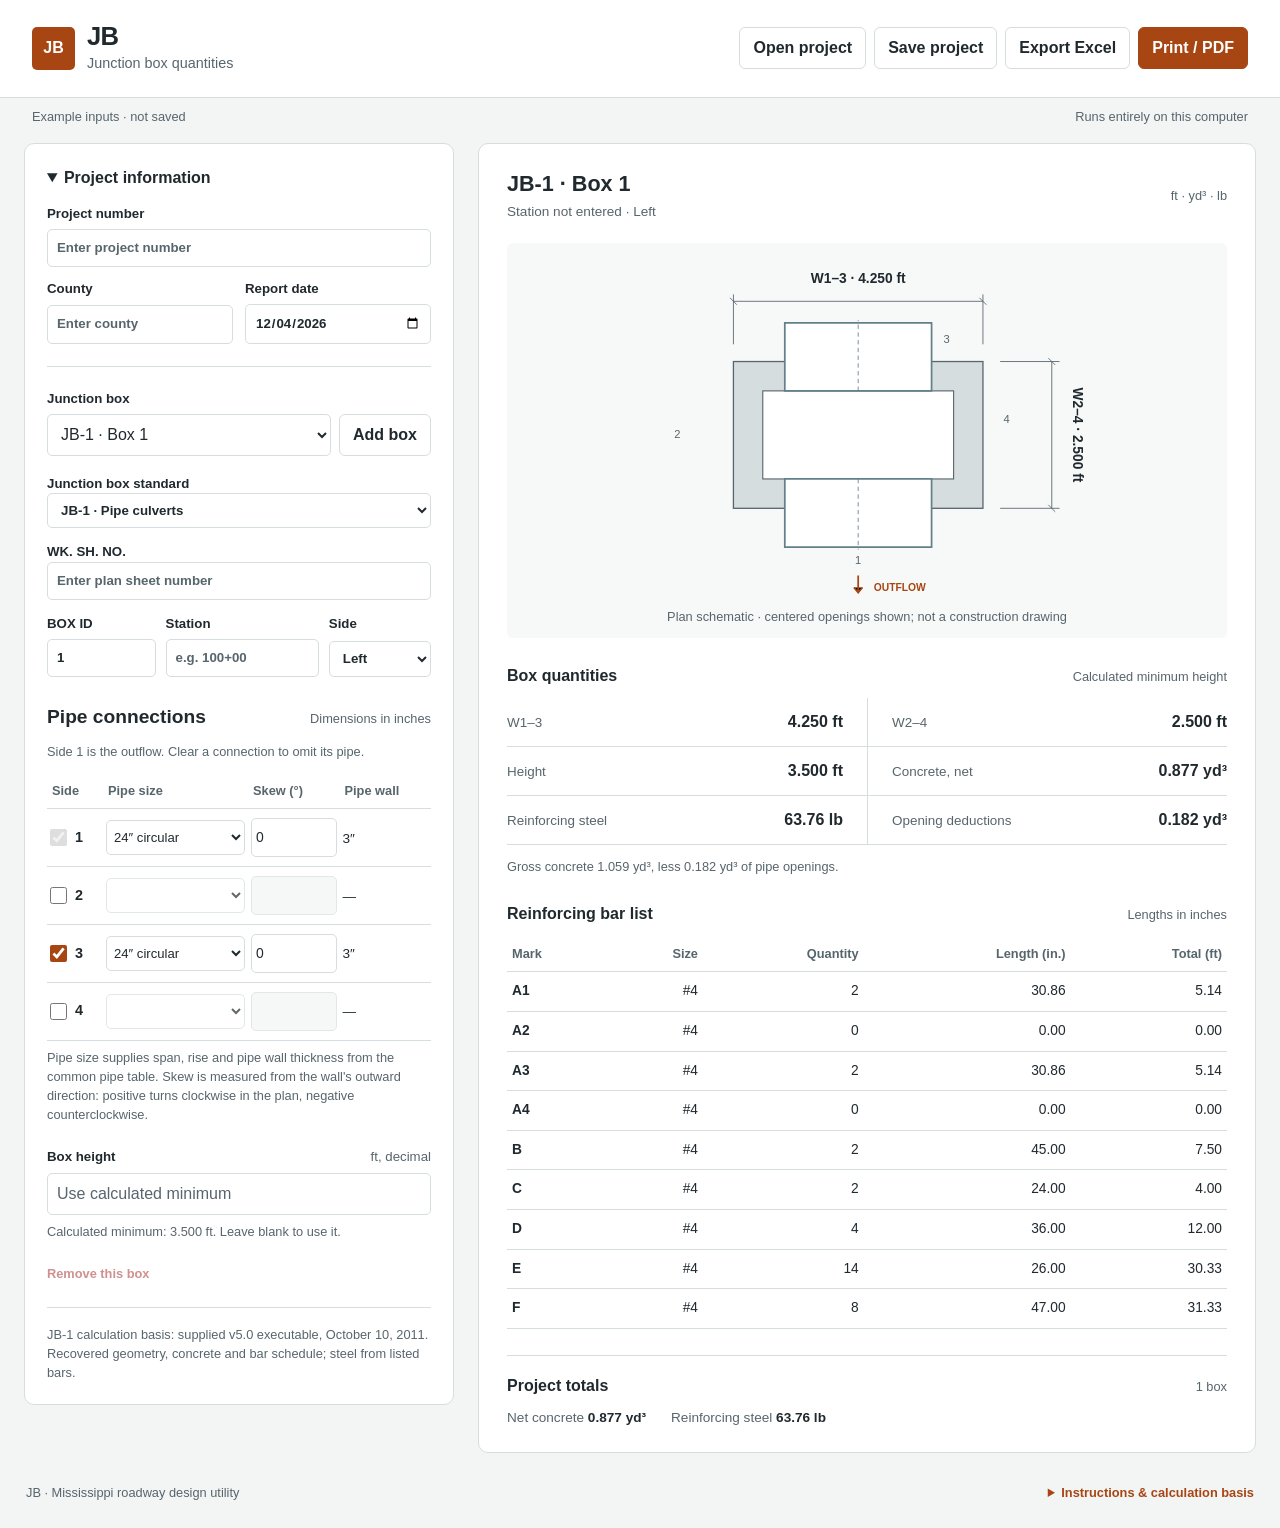
<file: Modernize Source Code/JB-1/index.html>
<!doctype html>
<html lang="en">
<head>
  <meta charset="utf-8">
  <meta name="viewport" content="width=device-width, initial-scale=1">
  <meta name="color-scheme" content="light dark">
  <meta http-equiv="Content-Security-Policy" content="default-src 'self' file:; script-src 'self' file:; style-src 'self' file:; img-src 'self' file: data:; connect-src 'none'; object-src 'none'; base-uri 'none'">
  <title>JB · Junction box quantities</title>
  <link rel="stylesheet" href="styles.css">
  <script src="calculations.js" defer></script>
  <script src="xlsx.js" defer></script>
  <script src="app.js" defer></script>
</head>
<body>
  <header class="app-header">
    <div class="identity"><span class="app-mark" aria-hidden="true">JB</span><div><h1>JB</h1><p>Junction box quantities</p></div></div>
    <nav aria-label="Project files">
      <button id="open-project" type="button">Open project</button>
      <button id="save-project" type="button">Save project</button>
      <button id="export-excel" type="button">Export Excel</button>
      <button id="print-project" class="primary" type="button">Print / PDF</button>
    </nav>
    <input id="project-file" type="file" accept=".json,application/json" hidden>
  </header>
  <div class="project-status"><span id="file-status">Example inputs · not saved</span><span>Runs entirely on this computer</span></div>
  <main class="workspace">
    <aside class="inputs" aria-label="Project and box inputs">
      <details class="project-details" open>
        <summary>Project information</summary>
        <div class="project-fields">
          <label>Project number<input id="project-number" type="text" maxlength="120" placeholder="Enter project number"></label>
          <label>County<input id="county" type="text" maxlength="120" placeholder="Enter county"></label>
          <label>Report date<input id="report-date" type="date"></label>
        </div>
      </details>
      <div class="box-picker"><label for="box-select">Junction box</label><div><select id="box-select"></select><button id="add-box" type="button">Add box</button></div></div>
      <form id="box-form" novalidate>
        <label class="box-type">Junction box standard<select id="box-type"><option value="JB-1">JB-1 · Pipe culverts</option><option value="JB-2">JB-2 · Traffic load</option></select></label>
        <label class="worksheet-number">WK. SH. NO.<input id="worksheet-number" type="text" maxlength="80" placeholder="Enter plan sheet number"></label>
        <div class="box-identifiers">
          <label>BOX ID<input id="box-number" type="text" maxlength="80"></label>
          <label>Station<input id="station" type="text" maxlength="80" placeholder="e.g. 100+00"></label>
          <label>Side<select id="road-side"><option value="L">Left</option><option value="R">Right</option></select></label>
        </div>
        <div class="section-title"><h2>Pipe connections</h2><span>Dimensions in inches</span></div>
        <p class="input-note">Side 1 is the outflow. Clear a connection to omit its pipe.</p>
        <div class="table-scroll"><table class="pipe-inputs"><thead><tr><th scope="col">Side</th><th scope="col">Pipe size</th><th scope="col">Skew (°)</th><th scope="col">Pipe wall</th></tr></thead><tbody id="pipe-rows"></tbody></table></div>
        <p class="input-note">Pipe size supplies span, rise and pipe wall thickness from the common pipe table. Skew is measured from the wall's outward direction: positive turns clockwise in the plan, negative counterclockwise.</p>
        <div class="height-input"><label for="height">Box height <span>ft, decimal</span></label><input id="height" type="number" step="any" min="0" placeholder="Use calculated minimum"><p id="height-help">Leave blank to use the calculated minimum.</p></div>
        <button id="remove-box" class="text-button danger" type="button">Remove this box</button>
      </form>
      <p id="basis-note" class="basis-note"></p>
    </aside>
    <section class="results" aria-labelledby="results-heading">
      <div class="results-title"><div><h2 id="results-heading">Box 1</h2><p id="result-context">Example inputs</p></div><span class="unit-note">ft · yd³ · lb</span></div>
      <div id="calculation-error" class="error-message" role="alert" hidden></div>
      <div id="current-results">
        <div class="drawing-panel"><svg id="box-diagram" viewBox="100 0 540 390" role="img" aria-labelledby="diagram-title diagram-description"><title id="diagram-title">Junction box plan</title><desc id="diagram-description">Schematic plan of the current box with numbered pipe connections.</desc></svg><p>Plan schematic · centered openings shown; not a construction drawing</p></div>
        <div class="section-title"><h3>Box quantities</h3><span id="height-mode">Minimum height</span></div>
        <dl class="quantity-list" id="quantity-list"></dl>
        <div id="calculation-notes" class="calculation-notes"></div>
        <div class="section-title"><h3>Reinforcing bar list</h3><span>Lengths in inches</span></div>
        <div class="table-scroll"><table class="bar-table"><thead><tr><th scope="col">Mark</th><th scope="col">Size</th><th scope="col">Quantity</th><th scope="col">Length (in.)</th><th scope="col">Total (ft)</th></tr></thead><tbody id="bar-rows"></tbody></table></div>
      </div>
      <section class="project-summary" aria-labelledby="summary-heading"><div class="section-title"><h3 id="summary-heading">Project totals</h3><span id="box-count"></span></div><div id="project-totals"></div></section>
    </section>
  </main>
  <section id="print-report" aria-label="Printable project report"></section>
  <footer><span>JB · Mississippi roadway design utility</span><details><summary>Instructions &amp; calculation basis</summary><p>Choose JB-1 or JB-2 for each box and select each pipe size. Enter skew in degrees and box height in decimal feet. Side 1 is outflow. Leave height blank for the calculated minimum. Save project downloads a JSON file; Open project restores it, including older JB-1 projects. Keep that file to retain your work. WK. SH. NO. identifies the plan sheet; BOX ID identifies the individual box. Export Excel includes both fields. Its steel, bar-length totals and project totals use formulas for manual adjustments. Change pipe geometry or box standards here and export again. Print / PDF includes every box and project totals; choose Save as PDF in the print dialog.</p><p>JB-1 uses recovered v5.0 geometry, concrete and bar rules from October 10, 2011, including unrounded circular deductions and the original arch lookup. Steel uses only the listed bars. These may differ from the rounded 2017 pipe-table deductions.</p><p>JB-2 uses MDOT drawing 6506, August 1, 2017. Circular pipes 48 inches and larger, or arch pipes 51 × 31 inches and larger, require all walls to be 8 inches; smaller pipes use the 8-inch deduction column whenever that happens. Otherwise walls are 6 inches. Maximum width is 9 ft 3 in. B/C/D bars are #6 for 6-inch walls and #7 for 8-inch walls; E/F are #6. Steel includes 3.3 lb for two lift bars.</p><p>JB-2 solid-wall counting convention: end bars are already included; add max(0, ceil(run / 12 inches) − 1) interior bars per solid wall. Use H for horizontal B/C bars and that wall's full width for vertical D bars. This is the user-confirmed interpretation of the 12-inch spacing note. Bar lengths retain precision. Unit weights: #4 = 0.668, #6 = 1.502, #7 = 2.044 lb/ft. Drawing applicability, structural adequacy, and opening conflicts require separate review.</p></details></footer>
  <noscript>This calculator needs JavaScript enabled in your browser. It does not need an internet connection.</noscript>
</body>
</html>
</file>
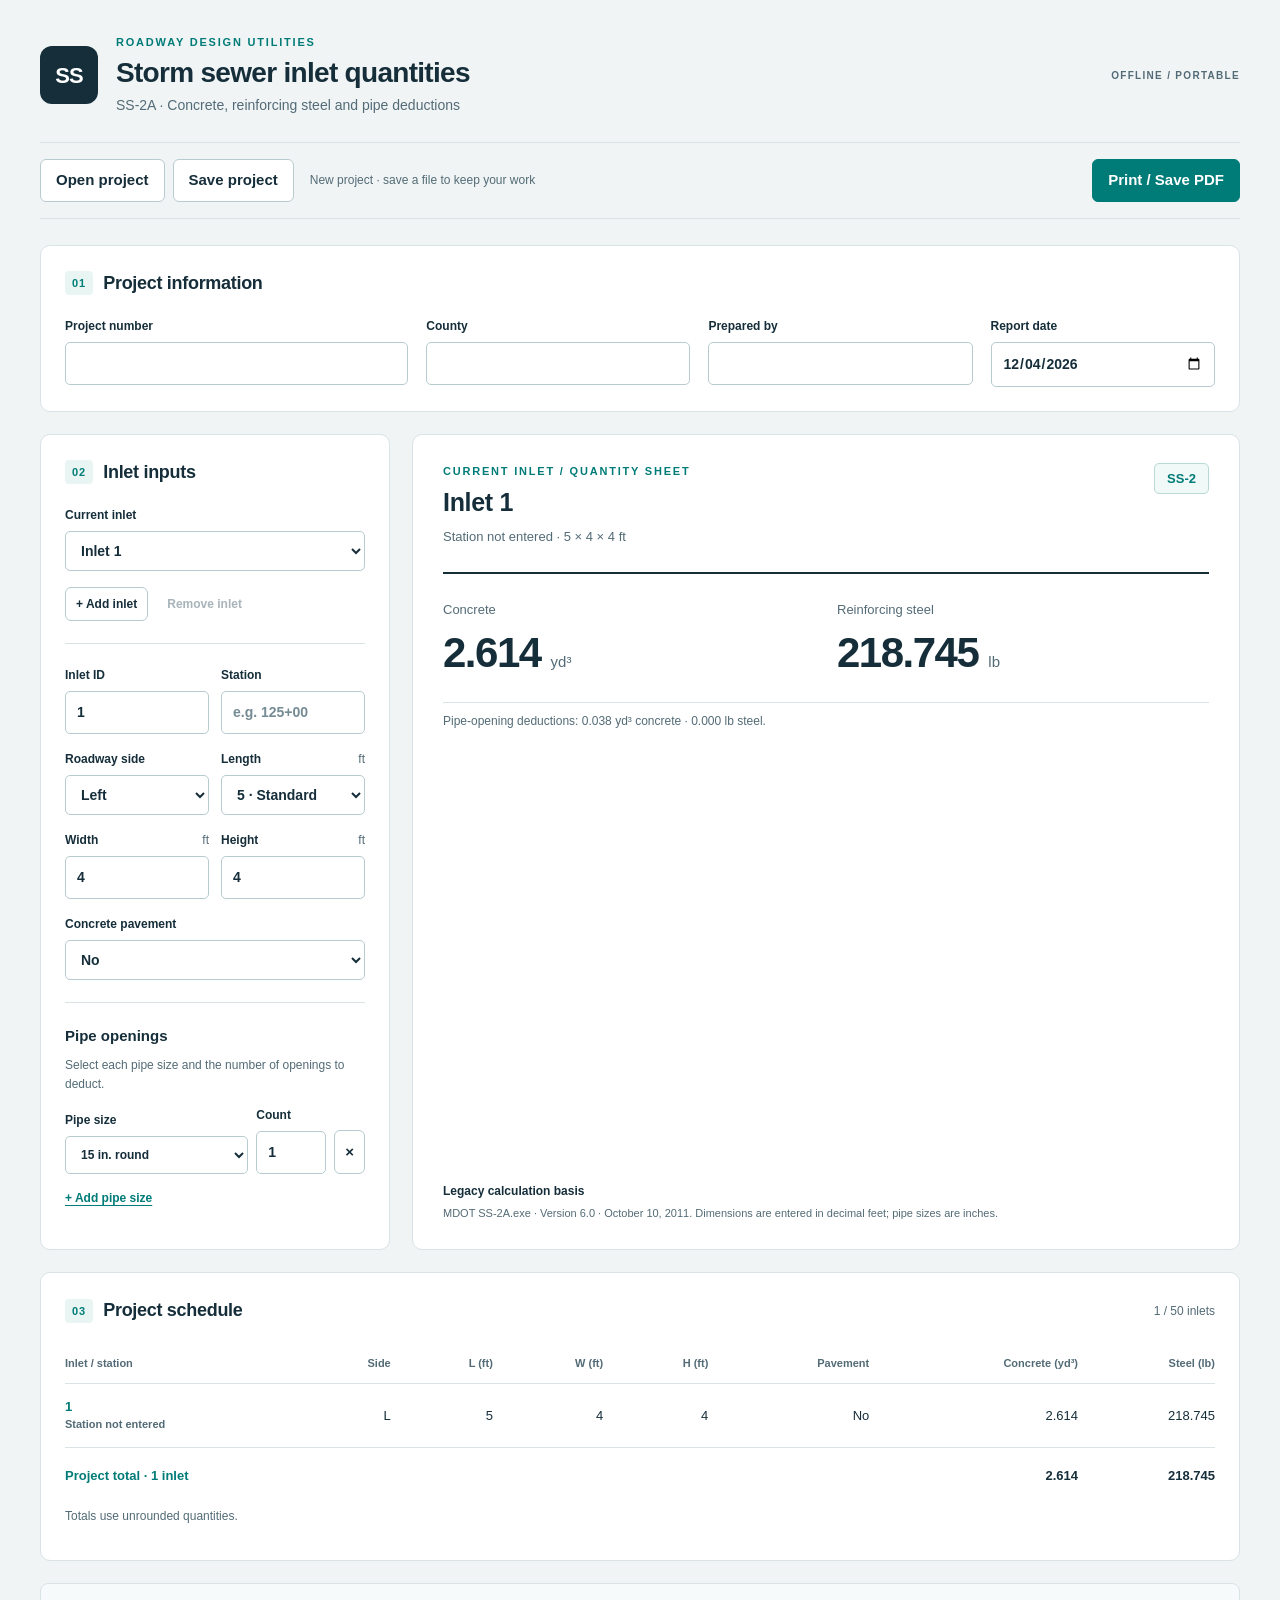
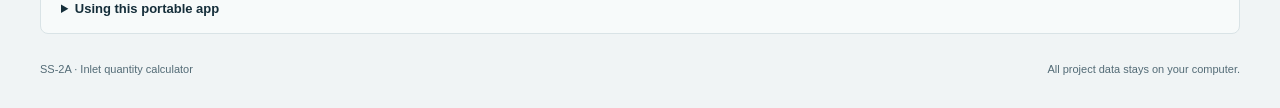
<file: Modernize Source Code/SS-2A/index.html>
<!doctype html>
<html lang="en"><head><meta charset="utf-8"><meta name="viewport" content="width=device-width,initial-scale=1"><meta http-equiv="Content-Security-Policy" content="default-src 'self'; script-src 'self'; style-src 'self'; img-src data:; connect-src 'none'; object-src 'none'; base-uri 'none'; form-action 'none'"><title>SS-2A · Inlet quantities</title><link rel="stylesheet" href="styles.css"><script src="calculations.js" defer></script><script src="app.js" defer></script></head>
<body><div class="app-shell"><header class="masthead"><div class="brand-mark" aria-hidden="true">SS</div><div><p class="eyebrow">ROADWAY DESIGN UTILITIES</p><h1>Storm sewer inlet quantities</h1><p class="subtitle">SS-2A · Concrete, reinforcing steel and pipe deductions</p></div><span class="offline">OFFLINE / PORTABLE</span></header>
<nav class="toolbar" aria-label="Project actions"><div class="file-actions"><button id="open-project">Open project</button><button id="save-project">Save project</button><input id="open-file" type="file" accept=".json,application/json" hidden></div><p id="file-status" role="status">New project · save a file to keep your work</p><button id="print-report" class="primary">Print / Save PDF</button></nav><main>
<section class="project-card" aria-labelledby="project-heading"><div class="section-title"><span class="step">01</span><h2 id="project-heading">Project information</h2></div><div class="project-fields"><label>Project number<input id="project-number" maxlength="160"></label><label>County<input id="county" maxlength="160"></label><label>Prepared by<input id="prepared-by" maxlength="160"></label><label>Report date<input id="report-date" type="date"></label></div></section>
<div class="workspace"><section class="input-card" aria-labelledby="inlet-heading"><div class="section-title"><span class="step">02</span><h2 id="inlet-heading">Inlet inputs</h2></div><label>Current inlet<select id="inlet-select"></select></label><div class="inlet-actions"><button id="add-inlet">+ Add inlet</button><button id="remove-inlet" class="quiet">Remove inlet</button></div><hr><div class="two-fields"><label>Inlet ID<input id="inlet-id" maxlength="80"></label><label>Station<input id="station" maxlength="80" placeholder="e.g. 125+00"></label></div><div class="two-fields"><label>Roadway side<select id="side"><option value="L">Left</option><option value="R">Right</option></select></label><label>Length <span class="unit">ft</span><select id="length"><option value="5">5 · Standard</option><option value="10">10 · One extension</option><option value="15">15 · Two extensions</option></select></label></div><div class="two-fields"><label>Width <span class="unit">ft</span><input id="width" type="number" step="any" required></label><label>Height <span class="unit">ft</span><input id="height" type="number" step="any" required></label></div><label>Concrete pavement<select id="pavement"><option value="false">No</option><option value="true">Yes</option></select></label><hr><h3>Pipe openings</h3><p class="hint">Select each pipe size and the number of openings to deduct.</p><div id="openings"></div><button id="add-opening" class="text-button">+ Add pipe size</button><p id="input-error" class="error" role="alert" hidden></p></section>
<section class="result-card" aria-labelledby="results-heading"><div class="result-top"><div><p class="eyebrow">CURRENT INLET / QUANTITY SHEET</p><h2 id="results-heading"></h2><p id="result-context" class="muted"></p></div><span class="type-badge">SS-2</span></div><div id="result-content"><div class="quantities"><div class="quantity"><span>Concrete</span><p><strong id="concrete">—</strong><span>yd³</span></p></div><div class="quantity"><span>Reinforcing steel</span><p><strong id="steel">—</strong><span>lb</span></p></div></div><p id="deductions" class="hint"></p></div><div id="invalid-result" class="invalid-result" hidden><h3>Check the inlet inputs</h3><p>Correct the issue to calculate quantities and produce a report.</p></div><div class="basis-note"><strong>Legacy calculation basis</strong><p>MDOT SS-2A.exe · Version 6.0 · October 10, 2011. Dimensions are entered in decimal feet; pipe sizes are inches.</p></div></section></div>
<section class="schedule-card" aria-labelledby="schedule-heading"><div class="section-title"><span class="step">03</span><h2 id="schedule-heading">Project schedule</h2><span class="muted" id="inlet-count"></span></div><div class="table-scroll"><table class="schedule"><thead><tr><th>Inlet / station</th><th>Side</th><th>L (ft)</th><th>W (ft)</th><th>H (ft)</th><th>Pavement</th><th>Concrete (yd³)</th><th>Steel (lb)</th></tr></thead><tbody id="schedule-rows"></tbody><tfoot id="schedule-total"></tfoot></table></div><p id="project-error" class="hint" role="status"></p></section>
<details class="instructions"><summary>Using this portable app</summary><div><p>Open the single SS-2A.html file in a current browser on Mac or Windows. No server, installation or internet connection is needed.</p><ol><li>Enter project information, inlet dimensions in decimal feet, roadway side and pavement choice.</li><li>Enter the pipe openings. Add inlets to build a project of up to 50 inlets.</li><li><strong>Save project</strong> downloads your inputs as a JSON file. Keep it and use <strong>Open project</strong> to resume. Save again after editing; closing the page does not save your changes.</li><li><strong>Print / Save PDF</strong> prints the project schedule and each inlet’s quantities and pipe deductions. Select your browser’s Save as PDF destination for a PDF copy.</li></ol></div></details><footer>SS-2A · Inlet quantity calculator<span>All project data stays on your computer.</span></footer></main></div><section id="report" aria-label="Printable project report"></section></body></html>
</file>
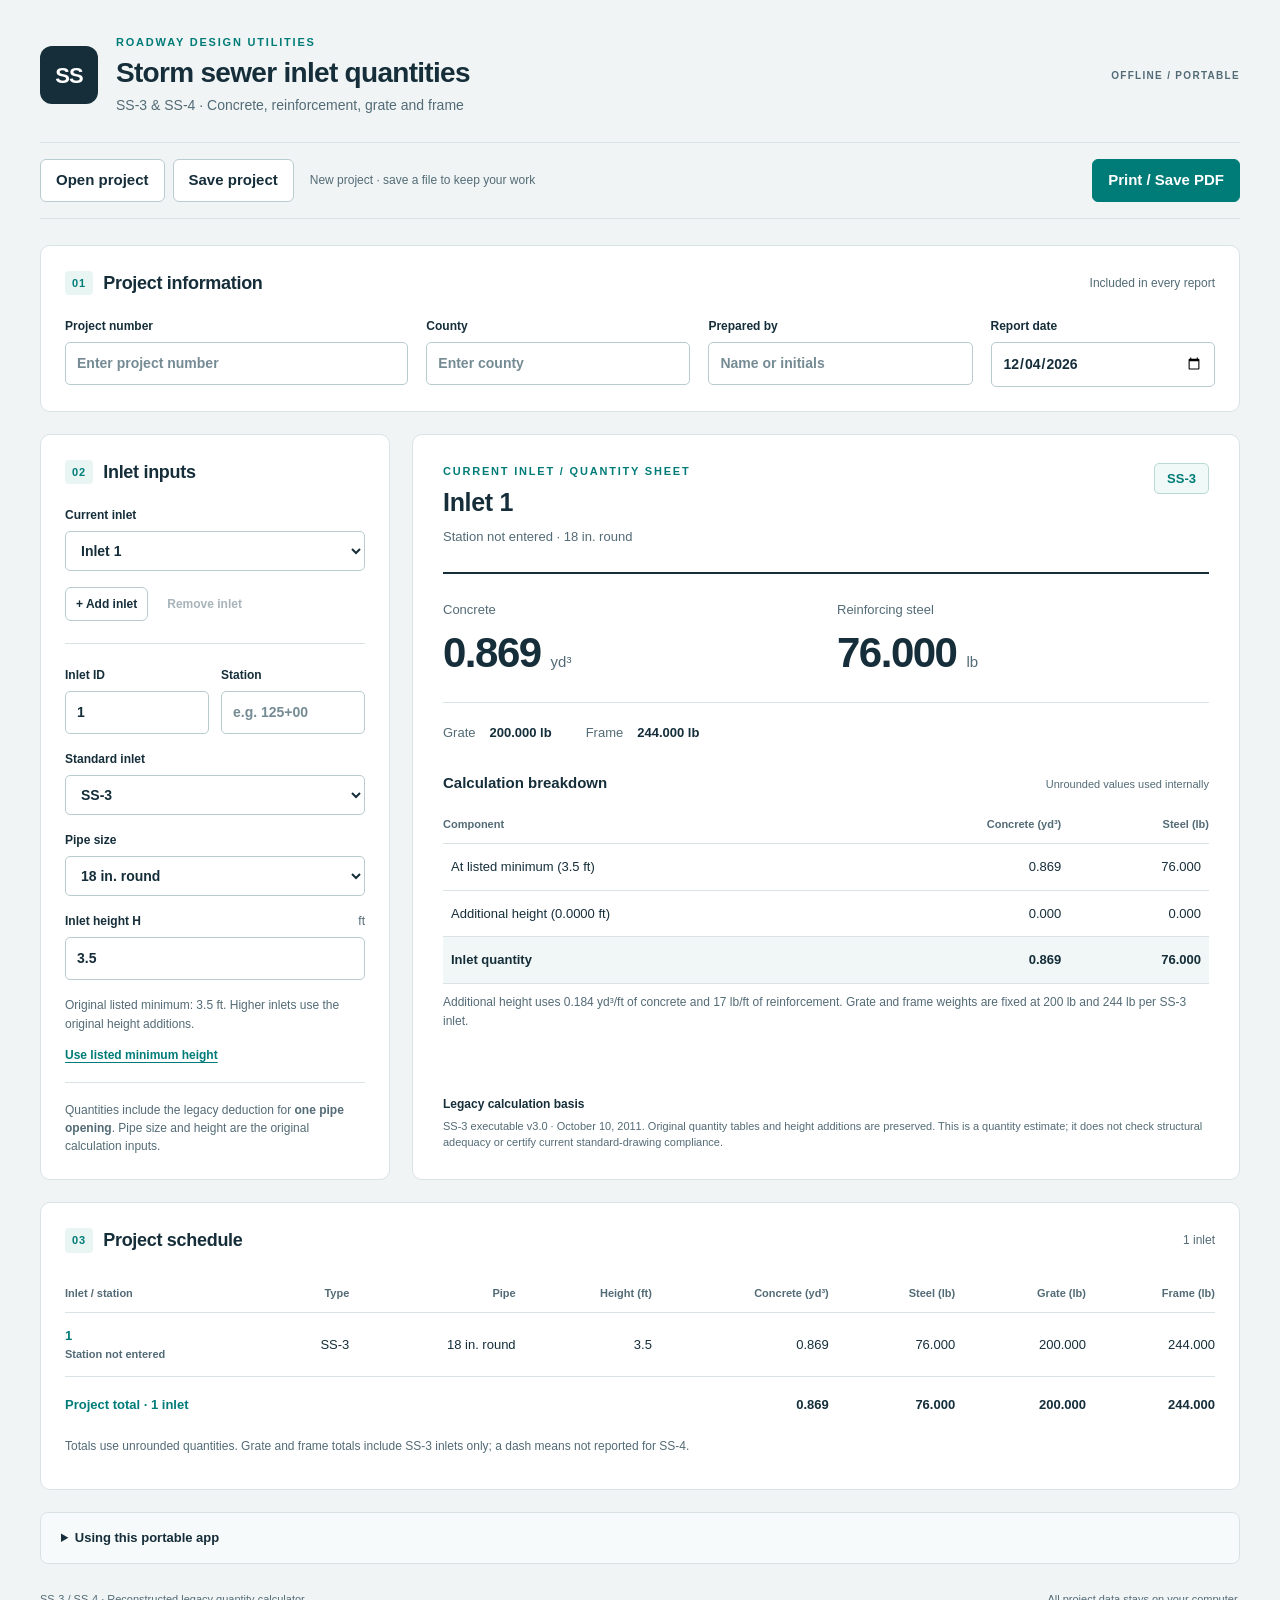
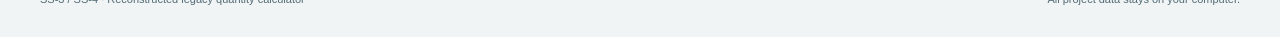
<file: Modernize Source Code/SS-3/index.html>
<!doctype html>
<html lang="en">
<head>
<meta charset="utf-8">
<meta name="viewport" content="width=device-width,initial-scale=1">
<meta http-equiv="Content-Security-Policy" content="default-src 'self'; script-src 'self'; style-src 'self'; img-src data:; connect-src 'none'; object-src 'none'; base-uri 'none'; form-action 'none'">
<title>SS-3 · Storm sewer inlet quantities</title>
<link rel="stylesheet" href="styles.css">
<script src="calculations.js" defer></script>
<script src="app.js" defer></script>
</head>
<body>
<div class="app-shell">
<header class="masthead"><div class="brand-mark" aria-hidden="true">SS</div><div><p class="eyebrow">ROADWAY DESIGN UTILITIES</p><h1>Storm sewer inlet quantities</h1><p class="subtitle">SS-3 &amp; SS-4 · Concrete, reinforcement, grate and frame</p></div><span class="offline">OFFLINE / PORTABLE</span></header>
<nav class="toolbar" aria-label="Project actions"><div class="file-actions"><button id="open-project">Open project</button><button id="save-project">Save project</button><input id="open-file" type="file" accept=".json,application/json" hidden></div><p id="file-status" role="status">New project · save a file to keep your work</p><button id="print-report" class="primary">Print / Save PDF</button></nav>
<main>
<section class="project-card" aria-labelledby="project-heading"><div class="section-title"><span class="step">01</span><h2 id="project-heading">Project information</h2><span class="muted">Included in every report</span></div><div class="project-fields"><label>Project number<input id="project-number" maxlength="160" placeholder="Enter project number" autocomplete="off"></label><label>County<input id="county" maxlength="160" placeholder="Enter county" autocomplete="off"></label><label>Prepared by<input id="prepared-by" maxlength="160" placeholder="Name or initials" autocomplete="off"></label><label>Report date<input id="report-date" type="date"></label></div></section>
<div class="workspace">
<section class="input-card" aria-labelledby="inlet-heading"><div class="section-title"><span class="step">02</span><h2 id="inlet-heading">Inlet inputs</h2></div><label>Current inlet<select id="inlet-select"></select></label><div class="inlet-actions"><button id="add-inlet">+ Add inlet</button><button id="remove-inlet" class="quiet">Remove inlet</button></div><hr><div class="two-fields"><label>Inlet ID<input id="inlet-id" maxlength="80"></label><label>Station<input id="station" maxlength="80" placeholder="e.g. 125+00"></label></div><label>Standard inlet<select id="inlet-type"><option>SS-3</option><option>SS-4</option></select></label><label>Pipe size<select id="pipe-size"></select></label><label>Inlet height H <span class="unit">ft</span><input id="height" type="number" step="any" required aria-describedby="height-hint"></label><p class="hint" id="height-hint"></p><button id="use-minimum" class="text-button">Use listed minimum height</button><p class="input-note">Quantities include the legacy deduction for <strong>one pipe opening</strong>. Pipe size and height are the original calculation inputs.</p><p id="input-error" class="error" role="alert" hidden></p></section>
<section class="result-card" aria-labelledby="results-heading"><div class="result-top"><div><p class="eyebrow">CURRENT INLET / QUANTITY SHEET</p><h2 id="results-heading"></h2><p class="muted" id="result-context"></p></div><span id="type-badge" class="type-badge"></span></div><div id="result-content"><div class="quantities"><div class="quantity"><span>Concrete</span><p><strong id="concrete">—</strong><span>yd³</span></p></div><div class="quantity"><span>Reinforcing steel</span><p><strong id="steel">—</strong><span>lb</span></p></div></div><div class="hardware"><div><span>Grate</span><strong id="grate">—</strong></div><div><span>Frame</span><strong id="frame">—</strong></div></div><div class="basis-head"><h3>Calculation breakdown</h3><span>Unrounded values used internally</span></div><div class="table-scroll"><table class="breakdown"><thead><tr><th scope="col">Component</th><th scope="col">Concrete (yd³)</th><th scope="col">Steel (lb)</th></tr></thead><tbody id="breakdown-rows"></tbody></table></div><p class="hint" id="calculation-note"></p></div><div id="invalid-result" class="invalid-result" hidden><h3>Check the inlet inputs</h3><p>Correct the highlighted issue to calculate quantities and produce a report.</p></div><div class="basis-note"><strong>Legacy calculation basis</strong><p>SS-3 executable v3.0 · October 10, 2011. Original quantity tables and height additions are preserved. This is a quantity estimate; it does not check structural adequacy or certify current standard-drawing compliance.</p></div></section>
</div>
<section class="schedule-card" aria-labelledby="schedule-heading"><div class="section-title"><span class="step">03</span><h2 id="schedule-heading">Project schedule</h2><span class="muted" id="inlet-count"></span></div><div class="table-scroll"><table class="schedule"><thead><tr><th>Inlet / station</th><th>Type</th><th>Pipe</th><th>Height (ft)</th><th>Concrete (yd³)</th><th>Steel (lb)</th><th>Grate (lb)</th><th>Frame (lb)</th></tr></thead><tbody id="schedule-rows"></tbody><tfoot id="schedule-total"></tfoot></table></div><p class="hint" id="project-error" role="status"></p></section>
<details class="instructions"><summary>Using this portable app</summary><div><p>Open the single SS-3.html file in a current browser on Mac or Windows. No installation, server or internet connection is needed.</p><ol><li>Enter project information, then select an inlet type and pipe size. The height starts at the original listed minimum; enter the actual height in decimal feet.</li><li>Add inlets to build the project schedule. Select an inlet to edit it. Changes update the quantities immediately.</li><li><strong>Save project</strong> downloads your inputs as a JSON file. Keep that file and use <strong>Open project</strong> to resume. Save again after editing; closing this page does not save your changes.</li><li><strong>Print / Save PDF</strong> creates a complete project report. Choose your browser’s Save as PDF destination for a PDF copy. Reports contain quantities, inputs and each inlet’s calculation breakdown.</li></ol><p>Heights below the original listed minimum are blocked as a modern input safeguard. SS-4 reinforcement remains 31 lb at every accepted height, as in the original. The original SS-4 report does not list grate or frame weights; a dash means not reported, not zero.</p></div></details>
<footer>SS-3 / SS-4 · Reconstructed legacy quantity calculator <span>All project data stays on your computer.</span></footer>
</main></div>
<section id="report" aria-label="Printable project report"></section>
</body>
</html>
</file>
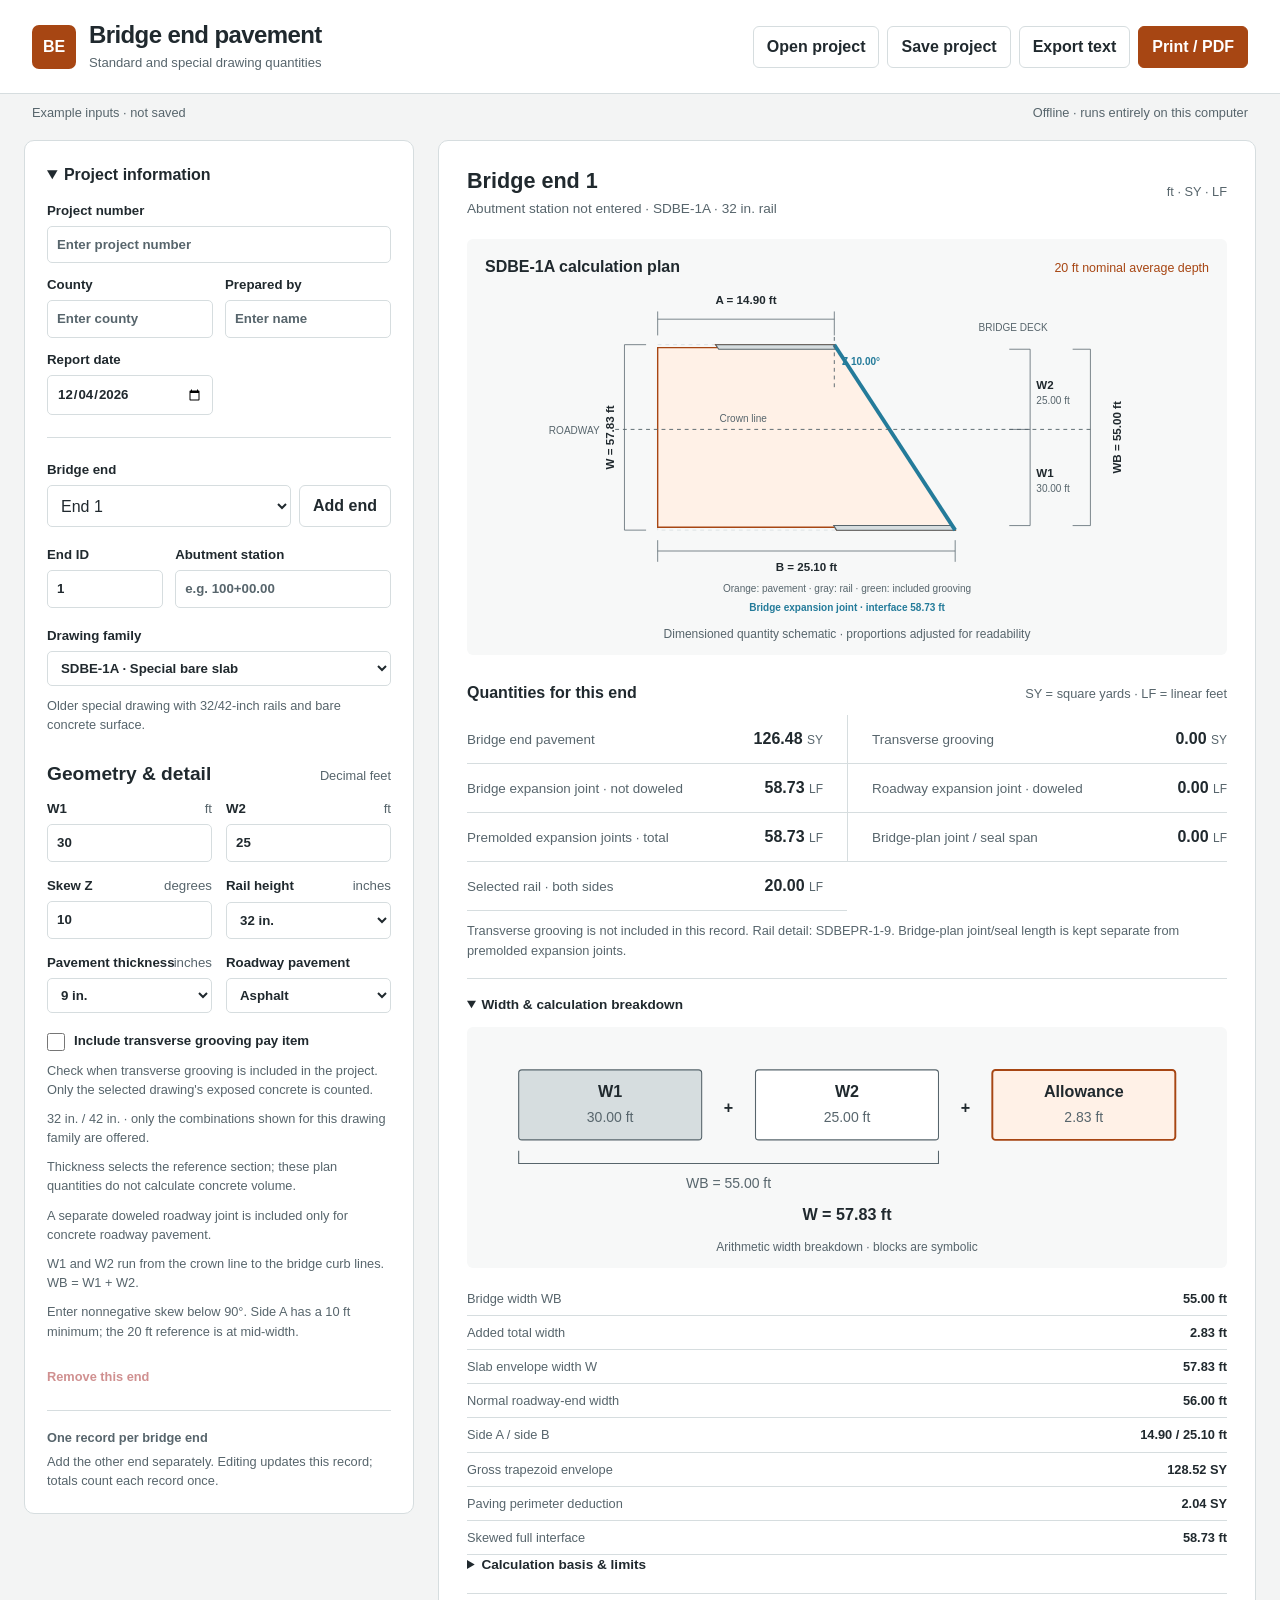
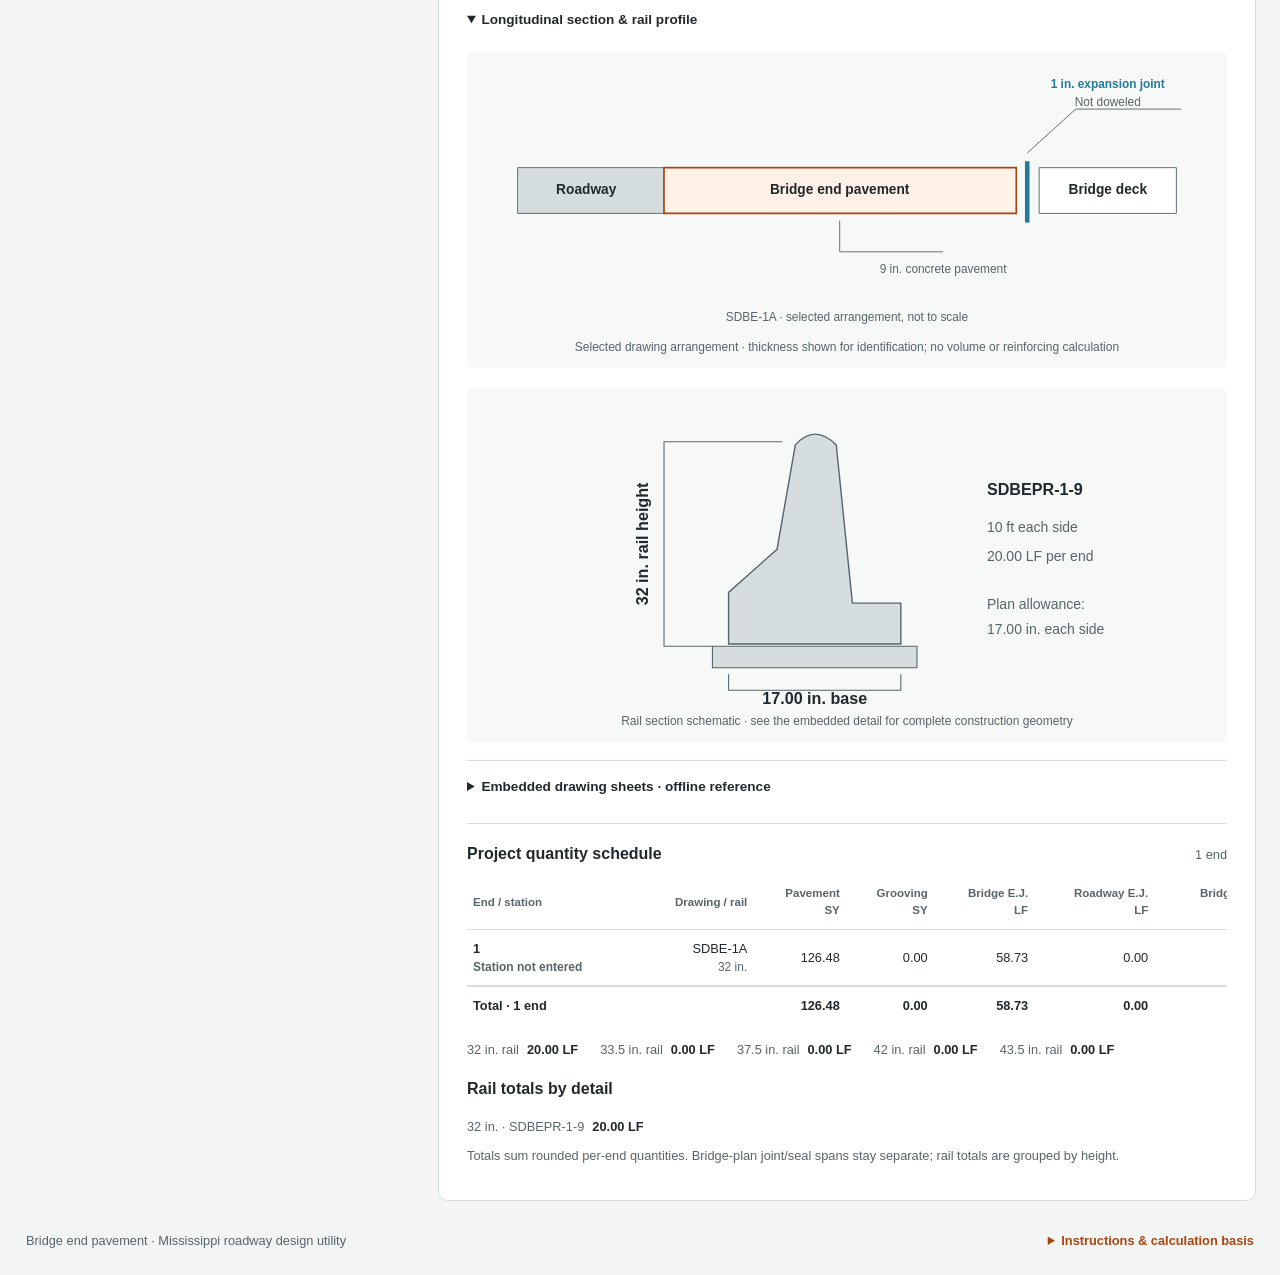
<file: Updated Source Code/BridgeEndPave/index.html>
<!doctype html>
<html lang="en">
<head>
  <meta charset="utf-8">
  <meta name="viewport" content="width=device-width, initial-scale=1">
  <meta name="color-scheme" content="light dark">
  <meta http-equiv="Content-Security-Policy" content="default-src 'self' file:; script-src 'self' file:; style-src 'self' file:; img-src 'self' file: data:; connect-src 'none'; object-src 'none'; base-uri 'none'">
  <title>Bridge end pavement · Roadway design</title>
  <link rel="stylesheet" href="styles.css">
  <script src="calculations.js" defer></script>
  <script src="drawing-sheets.js" defer></script>
  <script src="app.js" defer></script>
</head>
<body>
  <header class="app-header">
    <div class="identity"><span class="app-mark" aria-hidden="true">BE</span><div><h1>Bridge end pavement</h1><p>Standard and special drawing quantities</p></div></div>
    <nav aria-label="Project files"><button id="open-project" type="button">Open project</button><button id="save-project" type="button">Save project</button><button id="export-text" type="button">Export text</button><button id="print-report" class="primary" type="button">Print / PDF</button></nav>
    <input id="open-file" type="file" accept=".json,application/json" hidden>
  </header>
  <div class="project-status"><span id="file-status" role="status">Example inputs · not saved</span><span>Offline · runs entirely on this computer</span></div>
  <main class="workspace">
    <aside class="inputs" aria-label="Project and bridge end inputs">
      <details class="project-details" open><summary>Project information</summary><div class="project-fields">
        <label>Project number<input id="project-number" type="text" maxlength="160" placeholder="Enter project number"></label>
        <label>County<input id="county" type="text" maxlength="160" placeholder="Enter county"></label>
        <label>Prepared by<input id="prepared-by" type="text" maxlength="160" placeholder="Enter name"></label>
        <label>Report date<input id="report-date" type="date"></label>
      </div></details>
      <div class="end-picker"><label for="end-select">Bridge end</label><div><select id="end-select"></select><button id="add-end" type="button">Add end</button></div></div>
      <form id="end-form" novalidate>
        <div class="identifier-fields"><label>End ID<input id="end-id" type="text" maxlength="80"></label><label>Abutment station<input id="station" type="text" maxlength="80" placeholder="e.g. 100+00.00"></label></div>
        <label class="drawing-choice">Drawing family<select id="drawing" aria-describedby="family-status"></select></label>
        <p id="family-status" class="input-note" role="status"></p>
        <div class="section-title"><h2>Geometry &amp; detail</h2><span>Decimal feet</span></div>
        <div class="geometry-fields">
          <label>W1 <span class="label-unit">ft</span><input id="w1" type="number" step="any" min="0" aria-describedby="width-help"></label>
          <label>W2 <span class="label-unit">ft</span><input id="w2" type="number" step="any" min="0" aria-describedby="width-help"></label>
          <label>Skew Z <span class="label-unit">degrees</span><input id="skew" type="number" step="any" min="0" max="89.999999" aria-describedby="skew-help"></label>
          <label>Rail height <span class="label-unit">inches</span><select id="rail-height" aria-describedby="rail-help"></select></label>
          <label>Pavement thickness <span class="label-unit">inches</span><select id="pavement-thickness" aria-describedby="thickness-help"></select></label>
          <label>Roadway pavement<select id="roadway-pavement" aria-describedby="roadway-help"><option value="asphalt">Asphalt</option><option value="concrete">Concrete</option></select></label>
        </div>
        <label class="checkbox-label"><input id="grooving-included" type="checkbox">Include transverse grooving pay item</label>
        <p id="grooving-help" class="input-note">Check when transverse grooving is included in the project. Only the selected drawing's exposed concrete is counted.</p>
        <p id="rail-help" class="input-note"></p><p id="thickness-help" class="input-note"></p><p id="roadway-help" class="input-note"></p>
        <p id="width-help" class="input-note">W1 and W2 run from the crown line to the bridge curb lines. WB = W1 + W2.</p>
        <p id="skew-help" class="input-note">Enter nonnegative skew below 90°. Side A has a 10 ft minimum; the 20 ft reference is at mid-width.</p>
        <button id="remove-end" class="text-button danger" type="button">Remove this end</button>
      </form>
      <div class="basis-note"><strong>One record per bridge end</strong><p>Add the other end separately. Editing updates this record; totals count each record once.</p></div>
    </aside>
    <section class="results" aria-labelledby="results-heading">
      <div class="results-title"><div><h2 id="results-heading">Bridge end 1</h2><p id="result-context"></p></div><span class="unit-note">ft · SY · LF</span></div>
      <div id="input-error" class="error-message" role="alert" hidden></div>
      <div id="result-content">
        <div class="drawing-panel"><div class="drawing-heading"><h3 id="plan-heading">Calculation plan</h3><span id="geometry-mode"></span></div><div id="plan-container"></div><p>Dimensioned quantity schematic · proportions adjusted for readability</p></div>
        <div class="section-title"><h3>Quantities for this end</h3><span>SY = square yards · LF = linear feet</span></div>
        <dl class="quantity-list">
          <div><dt>Bridge end pavement</dt><dd><span id="pavement"></span> <small>SY</small></dd></div>
          <div><dt>Transverse grooving</dt><dd><span id="grooving"></span> <small>SY</small></dd></div>
          <div><dt id="bridge-expansion-label">Bridge expansion joint · not doweled</dt><dd><span id="bridge-expansion-joint"></span> <small>LF</small></dd></div>
          <div><dt>Roadway expansion joint · doweled</dt><dd><span id="roadway-expansion-joint"></span> <small>LF</small></dd></div>
          <div><dt>Premolded expansion joints · total</dt><dd><span id="expansion-joint"></span> <small>LF</small></dd></div>
          <div><dt>Bridge-plan joint / seal span</dt><dd><span id="bridge-joint-seal"></span> <small>LF</small></dd></div>
          <div><dt>Selected rail · both sides</dt><dd><span id="rail-length"></span> <small>LF</small></dd></div>
        </dl>
        <p id="quantity-note" class="input-note"></p>
        <details class="calculation-details" open><summary>Width &amp; calculation breakdown</summary><div class="drawing-panel width-panel"><div id="width-container"></div><p>Arithmetic width breakdown · blocks are symbolic</p></div><dl id="breakdown" class="breakdown-list"></dl><details class="basis-details"><summary>Calculation basis &amp; limits</summary><div id="calculation-notes" class="calculation-notes"></div></details></details>
        <details class="calculation-details" open><summary>Longitudinal section &amp; rail profile</summary><div class="drawing-panel"><div id="section-container"></div><p>Selected drawing arrangement · thickness shown for identification; no volume or reinforcing calculation</p></div><div class="drawing-panel"><div id="rail-container"></div><p>Rail section schematic · see the embedded detail for complete construction geometry</p></div></details>
      </div>
      <details id="source-drawings" class="calculation-details"><summary>Embedded drawing sheets · offline reference</summary><div class="source-controls"><label>Drawing sheet<select id="source-sheet"></select></label><button id="source-zoom" type="button">Enlarge drawing</button></div><p id="source-caption" class="input-note"></p><div id="source-viewport" class="source-viewport" tabindex="0" aria-label="Drawing sheet; scroll to inspect an enlarged image"><img id="source-image" alt="Selected drawing sheet"></div></details>
      <section class="project-summary" aria-labelledby="schedule-heading"><div class="section-title"><h3 id="schedule-heading">Project quantity schedule</h3><span id="end-count"></span></div><div class="table-scroll"><table class="schedule"><thead id="schedule-head"></thead><tbody id="schedule-rows"></tbody><tfoot id="schedule-total"></tfoot></table></div><div id="rail-totals" class="rail-totals" aria-label="Rail totals by height"></div><div class="section-title"><h3>Rail totals by detail</h3></div><div id="rail-detail-totals" class="rail-totals" aria-label="Rail totals by drawing detail"></div><p id="project-note" class="input-note"></p></section>
    </section>
  </main>
  <section id="report" aria-label="Printable project report"></section>
  <footer><span>Bridge end pavement · Mississippi roadway design utility</span><details><summary>Instructions &amp; calculation basis</summary><p>Select the slab drawing first, then a compatible rail and pavement detail. BE-1 and BE-2 use BER-1/BER-2 rails; SDBE-1 uses SDBER-1/SDBER-2; SDBE-1A uses the 9- or 12-inch SDBEPR detail. The legacy family preserves the original executable's 0/32/42-inch cases. Standard and special families have different surface and joint requirements.</p><p>Enter W1/W2 and skew, select the roadway pavement, and check the grooving pay item only when included in the project. Asphalt-covered concrete is excluded from grooving. SDBE-1 uses the exposed 3 ft strip normal to the skewed interface; bare SDBE-1A uses exposed pavement excluding rail footprints. Project totals keep bridge expansion joints, roadway expansion joints, bridge-plan joint/seal spans, and each rail height separate.</p><p><strong>Save project</strong> downloads all inputs as a JSON file. Keep it separately and use <strong>Open project</strong> to continue. Save again after edits; closing does not save. Older project files reopen in the legacy family without changing their quantities. <strong>Export text</strong> downloads a report; <strong>Print / PDF</strong> uses the browser print dialog. Reports do not reopen as projects.</p><p>The standard sheets are the supplied August 2017 BE-1/BE-2/BER-1/BER-2 set. Special-sheet sources are retained snapshots from MDOT; several are preliminary/not for construction. Drawing-derived plan areas use the drawn perimeter and nominal side allowances; the equations are dimensional interpretations, not printed pay formulas. Verify the applicable contract, drawing revision, and project grooving limits. Schematics and reference sheets do not provide structural approval. This app calculates paving, grooving, joints, and rail lengths only.</p></details></footer>
  <noscript>This calculator needs JavaScript enabled. It does not need an internet connection.</noscript>
</body>
</html>
</file>
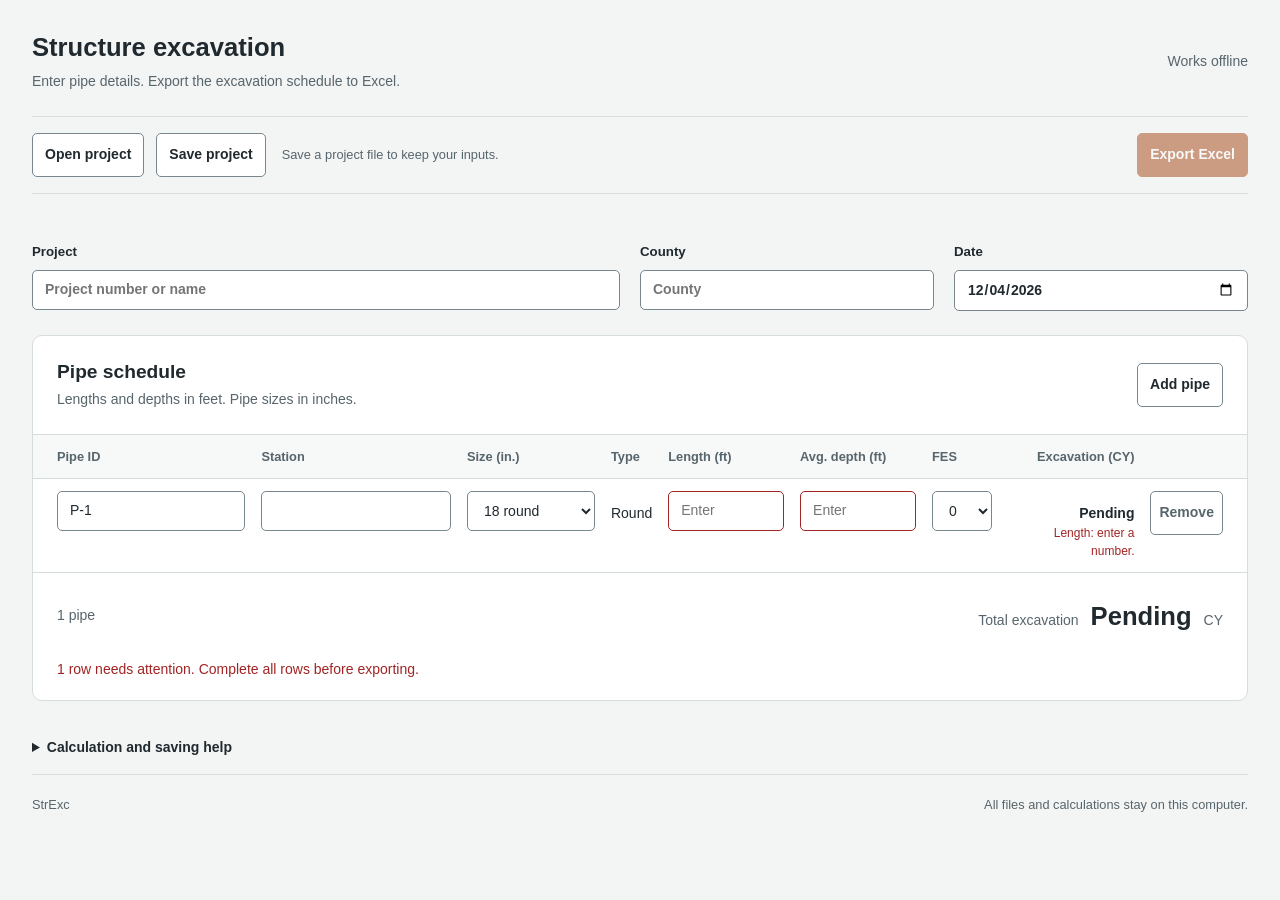
<file: Updated Source Code/StrExc/index.html>
<!doctype html>
<html lang="en">
<head>
<meta charset="utf-8">
<meta name="viewport" content="width=device-width, initial-scale=1">
<meta name="description" content="Offline pipe excavation schedule using recovered MDOT rules, with Excel export and saved projects.">
<meta http-equiv="Content-Security-Policy" content="default-src 'self'; script-src 'self'; style-src 'self'; connect-src 'none'; object-src 'none'; base-uri 'none'; form-action 'none'">
<title>Structure excavation</title>
<link rel="stylesheet" href="styles.css">
<script src="calculations.js" defer></script>
<script src="xlsx.js" defer></script>
<script src="app.js" defer></script>
</head>
<body>
<main>
  <header><div><h1>Structure excavation</h1><p class="muted">Enter pipe details. Export the excavation schedule to Excel.</p></div><span class="offline">Works offline</span></header>
  <noscript>This calculator needs JavaScript enabled. All calculations run on your computer.</noscript>
  <nav aria-label="Project files"><button id="open-project">Open project</button><button id="save-project">Save project</button><span id="save-state">Save a project file to keep your inputs.</span><button id="export-excel" class="primary" disabled>Export Excel</button></nav>
  <input id="open-file" type="file" accept=".json,application/json" hidden>
  <p id="file-status" role="status"></p>
  <section class="project" aria-label="Project information">
    <label>Project<input id="project-name" maxlength="120" placeholder="Project number or name"></label>
    <label>County<input id="county" maxlength="120" placeholder="County"></label>
    <label>Date<input id="date" type="date"></label>
  </section>
  <section aria-labelledby="pipes-heading" class="schedule">
    <div class="schedule-heading"><div><h2 id="pipes-heading">Pipe schedule</h2><p class="muted">Lengths and depths in feet. Pipe sizes in inches.</p></div><button id="add-pipe">Add pipe</button></div>
    <p class="scroll-hint muted">Scroll the table sideways to enter depth, FES and view CY.</p>
    <div class="table-scroll" tabindex="0" role="region" aria-label="Editable pipe schedule">
      <table><thead><tr><th scope="col">Pipe ID</th><th scope="col">Station</th><th scope="col">Size (in.)</th><th scope="col">Type</th><th scope="col">Length (ft)</th><th scope="col">Avg. depth (ft)</th><th scope="col">FES</th><th scope="col" class="numeric">Excavation (CY)</th><th scope="col"><span class="sr-only">Remove pipe</span></th></tr></thead><tbody id="pipes"></tbody></table>
    </div>
    <p id="empty-state" hidden>No pipes yet. Select Add pipe to start your schedule.</p>
    <div class="total-line"><span id="pipe-count">0 pipes</span><span id="total-length"></span><div><span>Total excavation</span><strong id="total-cy">Pending</strong><span>CY</span></div></div>
    <p id="validation" role="status"></p>
  </section>
  <details><summary>Calculation and saving help</summary><div class="help">
    <p><strong>Excavation CY = trench CY + flared-end CY.</strong></p>
    <p>Trench CY = [(diameter or span in inches + 24) ÷ 12] × pipe length × average excavation depth ÷ 27. For arch pipe, the first size is the span. Depth is total average excavation depth, not cover above the pipe.</p>
    <p>FES means flared end sections (0, 1 or 2). Flared-end CY = FES count × the size allowance × depth. The Excel sheet includes the allowance and both calculation components.</p>
    <p>Uses the recovered Mississippi DOT Structure Excavation v1.1 rules. The original EXE could not be run on this Windows system; calculations were checked against its extracted script. Check applicability to your project. This calculation does not add sloped trench walls, shoring or separate bedding allowances.</p>
    <p>Rows display 3 decimal places. The project total displays 2, as in the original program, and sums unrounded quantities. Editing a row replaces its result.</p>
    <p><strong>Save project</strong> downloads a JSON file, including unfinished rows. Use <strong>Open project</strong> to reopen it and save again after edits. Closing this page does not save inputs. Opening another project asks before replacing unsaved changes.</p>
    <p><strong>Export Excel</strong> downloads a real .xlsx file with pipe inputs, formulas and totals. Open it in Excel to review or adjust the numeric inputs. Size and allowance are exported values; change pipe sizes in this app and export again. Keep the JSON file to reopen inputs in the app.</p>
  </div></details>
  <footer>StrExc <span>All files and calculations stay on this computer.</span></footer>
</main>
</body>
</html>
</file>
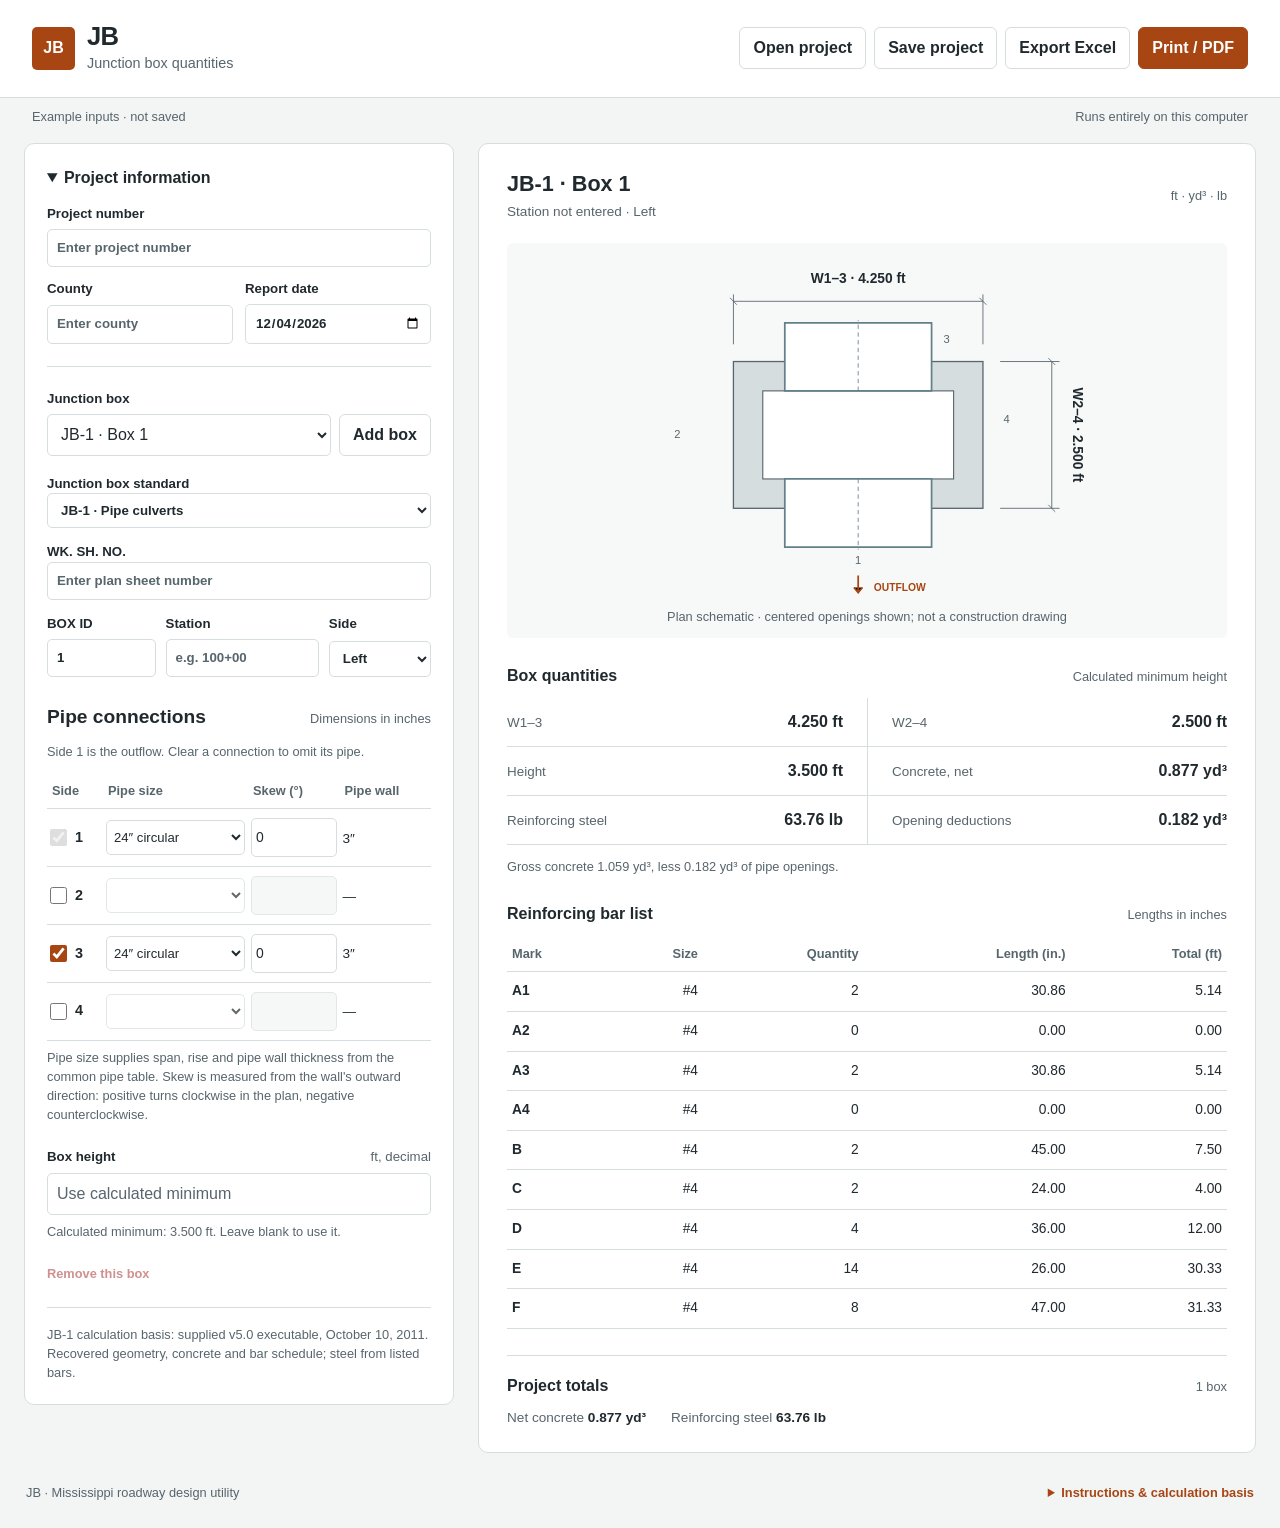
<file: JB.html>
<!doctype html>
<html lang="en">
<head>
  <meta charset="utf-8">
  <meta name="viewport" content="width=device-width, initial-scale=1">
  <meta name="color-scheme" content="light dark">
  <meta http-equiv="Content-Security-Policy" content="default-src 'none'; script-src 'sha256-TByAw6gsM7qiHQNo9Nn5fk7y7EQJoeo9wOMazmm/+7Y=' 'sha256-IvHVEA3Garf6fjZGPMoJyWv7s+x6k7xz3omaSQAnPAw=' 'sha256-+/45TXDRsV5BQhNTH8k3Xl7GiSTh/F7Q6fuCAsuWyco='; style-src 'sha256-LZIeG/p6TCD6cPc0rZfcYfbEZN+bgq0plgQGEdnr+Ug='; img-src data:; connect-src 'none'; object-src 'none'; base-uri 'none'; form-action 'none'">
  <title>JB · Junction box quantities</title>
  <style>:root { color-scheme: light dark; --ground:#f3f4f4; --surface:#fff; --subtle:#f7f8f8; --ink:#20292e; --muted:#57656c; --line:#d6dddf; --accent:#a74613; --accent-hover:#85350c; --accent-soft:#fff1e7; --error:#a22424; --error-bg:#fff1ef; --focus:#247b9a; --pipe:#627f8c; font-family:-apple-system,BlinkMacSystemFont,"Segoe UI",sans-serif; font-size:16px; }
* { box-sizing:border-box; }
body { margin:0; color:var(--ink); background:var(--ground); line-height:1.5; }
h1,h2,h3,p { margin:0; }
h1 { font-size:1.6rem; letter-spacing:-.025em; line-height:1.1; }
h2 { font-size:1.2rem; font-weight:650; }
h3 { font-size:1rem; font-weight:650; }
button,input,select { font:inherit; }
button,select { cursor:pointer; }
button { border:1px solid var(--line); border-radius:6px; background:var(--surface); color:var(--ink); padding:8px 13px; font-weight:600; white-space:nowrap; }
button:hover { background:var(--subtle); border-color:var(--muted); }
button:active { transform:translateY(1px); }
button:disabled { cursor:default; opacity:.5; transform:none; }
button.primary { color:#fff; background:var(--accent); border-color:var(--accent); }
button.primary:hover { background:var(--accent-hover); }
:focus-visible { outline:3px solid var(--focus); outline-offset:3px; }
::selection { background:var(--accent); color:#fff; }
input,select { min-width:0; width:100%; border:1px solid var(--line); border-radius:5px; padding:8px 9px; color:var(--ink); background:var(--surface); caret-color:var(--accent); }
input::placeholder { color:var(--muted); opacity:1; }
input[type="checkbox"] { width:17px; height:17px; accent-color:var(--accent); margin:0; padding:0; }
input[type="number"] { font-variant-numeric:tabular-nums; }
input:disabled { background:var(--ground); color:var(--muted); opacity:.7; }
input[aria-invalid="true"] { border-color:var(--error); }
label { display:grid; gap:5px; font-size:.83rem; font-weight:600; }
a { color:var(--accent); text-underline-offset:3px; }
.app-header { display:flex; align-items:center; justify-content:space-between; gap:24px; padding:22px 32px; background:var(--surface); border-bottom:1px solid var(--line); }
.identity { display:flex; align-items:center; gap:12px; }
.identity p { color:var(--muted); font-size:.9rem; margin-top:3px; }
.app-mark { display:grid; place-items:center; width:43px; height:43px; background:var(--accent); color:#fff; font-size:1rem; font-weight:750; border-radius:5px; }
nav { display:flex; gap:8px; }
.project-status { display:flex; justify-content:space-between; gap:16px; color:var(--muted); font-size:.8rem; padding:9px 32px; }
.workspace { display:grid; grid-template-columns:minmax(370px,430px) minmax(0,1fr); max-width:1540px; margin:8px auto 30px; padding:0 24px; align-items:start; gap:24px; }
.inputs,.results { background:var(--surface); border:1px solid var(--line); border-radius:10px; }
.inputs { padding:22px; }
.project-details { padding-bottom:22px; border-bottom:1px solid var(--line); }
summary { font-weight:650; cursor:pointer; }
.project-fields { display:grid; grid-template-columns:1fr 1fr; gap:12px; margin-top:14px; }
.project-fields label:first-child { grid-column:1 / -1; }
.box-picker { margin:22px 0 18px; }
.box-picker>div { display:flex; gap:8px; margin-top:5px; }
.box-picker select { flex:1; }
.box-identifiers { display:grid; grid-template-columns:.85fr 1.2fr .8fr; gap:10px; }
.box-type,.worksheet-number { display:block; margin-bottom:14px; }
.section-title { display:flex; justify-content:space-between; align-items:baseline; gap:15px; margin:26px 0 10px; }
.section-title span { font-size:.8rem; color:var(--muted); }
.input-note { color:var(--muted); font-size:.8rem; margin:7px 0 12px; }
.table-scroll { overflow-x:auto; scrollbar-color:var(--line) transparent; }
table { border-collapse:collapse; width:100%; font-variant-numeric:tabular-nums; }
th { text-align:left; font-size:.8rem; color:var(--muted); font-weight:600; border-bottom:1px solid var(--line); padding:8px 5px; }
td { border-bottom:1px solid var(--line); padding:9px 5px; }
.pipe-inputs { table-layout:fixed; min-width:340px; }
.pipe-inputs th:first-child { width:56px; }
.pipe-inputs th:nth-child(2) { width:145px; }
.pipe-inputs select { padding:8px 3px; font-size:.82rem; }
.pipe-inputs output { font-size:.85rem; white-space:nowrap; }
.pipe-inputs td:first-child { font-weight:600; }
.pipe-inputs td { padding:9px 3px; }
.pipe-inputs td>label { display:flex; align-items:center; gap:8px; font-size:.9rem; }
.pipe-inputs input[type="number"] { padding:8px 4px; font-size:.87rem; -moz-appearance:textfield; }
.pipe-inputs input::-webkit-inner-spin-button { -webkit-appearance:none; }
.height-input { margin-top:23px; }
.height-input label { display:flex; justify-content:space-between; margin-bottom:6px; }
.height-input label span { color:var(--muted); font-weight:400; }
.height-input p { font-size:.8rem; color:var(--muted); margin-top:7px; }
.text-button { padding:4px 0; background:none; border:0; font-size:.8rem; }
.text-button:hover { background:none; text-decoration:underline; }
.danger { color:var(--error); margin-top:18px; }
.basis-note { border-top:1px solid var(--line); padding-top:17px; margin-top:20px; color:var(--muted); font-size:.8rem; }
.results { padding:24px 28px; }
.results-title { display:flex; align-items:center; justify-content:space-between; gap:15px; }
.results-title h2 { font-size:1.35rem; }
.results-title p { font-size:.85rem; color:var(--muted); margin-top:2px; }
.unit-note { color:var(--muted); font-size:.8rem; font-variant-numeric:tabular-nums; white-space:nowrap; }
.drawing-panel { background:var(--subtle); margin-top:20px; border-radius:6px; padding:14px 8px 12px; }
.drawing-panel svg { width:100%; max-height:350px; display:block; color:var(--ink); }
.drawing-panel p { text-align:center; font-size:.8rem; color:var(--muted); }
.box-wall { fill:var(--line); stroke:var(--muted); stroke-width:1.5; }
.box-interior { fill:var(--surface); stroke:var(--muted); stroke-width:1.3; }
.pipe { fill:var(--surface); stroke:var(--pipe); stroke-width:2; }
.pipe-axis { stroke:var(--pipe); stroke-width:1; stroke-dasharray:5 4; }
.dim-line { stroke:var(--muted); stroke-width:1; fill:none; }
.diagram-dim { fill:var(--ink); font-size:16px; font-weight:600; }
.diagram-side { fill:var(--muted); font-size:13px; }
.flow-line { stroke:var(--accent); stroke-width:2; }
.flow-label { fill:var(--accent); font-size:12px; font-weight:650; }
.quantity-list { display:grid; grid-template-columns:1fr 1fr; margin:0; }
.quantity-list>div { display:flex; align-items:baseline; justify-content:space-between; gap:10px; padding:12px 0; border-bottom:1px solid var(--line); }
.quantity-list>div:nth-child(odd) { padding-right:24px; }
.quantity-list>div:nth-child(even) { padding-left:24px; border-left:1px solid var(--line); }
dt { color:var(--muted); font-size:.84rem; }
dd { margin:0; font-weight:650; white-space:nowrap; font-variant-numeric:tabular-nums; }
.calculation-notes { color:var(--muted); font-size:.8rem; margin-top:12px; }
.calculation-notes p+p { margin-top:6px; }
.bar-table th:not(:first-child),.bar-table td:not(:first-child) { text-align:right; }
.bar-table td { font-size:.86rem; }
.bar-table td:first-child { font-weight:600; }
.project-summary { border-top:1px solid var(--line); margin-top:26px; }
.project-summary .section-title { margin-top:18px; }
#project-totals { display:flex; flex-wrap:wrap; gap:8px 25px; color:var(--muted); font-size:.85rem; }
#project-totals strong { color:var(--ink); font-variant-numeric:tabular-nums; }
.error-message { border:1px solid var(--error); border-radius:6px; color:var(--error); background:var(--error-bg); padding:14px 16px; margin-top:20px; font-size:.9rem; }
[hidden] { display:none !important; }
#print-report { display:none; }
footer { max-width:1540px; margin:0 auto; padding:0 26px 25px; font-size:.8rem; color:var(--muted); display:flex; justify-content:space-between; gap:12px; }
footer details { max-width:70ch; }
footer summary { color:var(--accent); }
footer details p { margin-top:12px; }
@media (prefers-color-scheme:dark) { :root { --ground:#171d21; --surface:#20282d; --subtle:#1a2227; --ink:#e3e9ec; --muted:#b1bec5; --line:#425058; --accent:#ffb178; --accent-hover:#ffc99f; --accent-soft:#3f2c20; --error:#ffaaa3; --error-bg:#3b2525; --focus:#79c6e7; --pipe:#94b3c2; } button.primary,.app-mark { color:#24170f; } }
@media (max-width:1050px) { .workspace { grid-template-columns:minmax(350px,390px) minmax(0,1fr); gap:16px; padding:0 16px; } .inputs { padding:18px; } .results { padding:22px 18px; } .quantity-list { grid-template-columns:1fr; } .quantity-list>div:nth-child(n) { padding:10px 0; border-left:0; } }
@media (max-width:820px) { .workspace { grid-template-columns:1fr; max-width:720px; } .app-header { padding:18px 20px; flex-wrap:wrap; gap:18px; } nav { flex-wrap:wrap; } .project-status { padding:9px 20px; flex-wrap:wrap; gap:2px; } .inputs { padding:22px; } .quantity-list { grid-template-columns:1fr 1fr; } .quantity-list>div:nth-child(odd) { padding-right:18px; } .quantity-list>div:nth-child(even) { padding-left:18px; border-left:1px solid var(--line); } footer { max-width:720px; flex-wrap:wrap; } }
@media (max-width:460px) { .diagram-dim,.diagram-side { font-size:22px; } .flow-label { font-size:20px; } .app-header { padding:16px; } nav { width:100%; gap:6px; } nav button { flex:1 1 calc(50% - 3px); padding:8px 7px; font-size:.8rem; } .workspace { padding:0 10px; } .inputs,.results { padding:18px 14px; } .project-status { padding:8px 16px; font-size:.8rem; } .quantity-list { grid-template-columns:1fr; } .quantity-list>div:nth-child(n) { padding:10px 0; border-left:0; } .section-title { gap:8px; } .section-title span { font-size:.8rem; } .unit-note { display:none; } }
@media print { :root { color-scheme:light; } body { background:#fff; color:#000; font-size:10pt; } body>*:not(#print-report) { display:none !important; } #print-report { display:block; } #print-report h1 { font-size:19pt; margin-bottom:5mm; } #print-report h2 { font-size:13pt; margin:6mm 0 2mm; } #print-report p { margin:2mm 0; } #print-report th,#print-report td { border-color:#aaa; color:#000; padding:2mm; font-size:9pt; } #print-report .report-box { break-inside:avoid; padding-top:4mm; } #print-report .report-note { font-size:8pt; color:#333; } #print-report .report-pipes { margin-top:3mm; } @page { margin:16mm; } }
</style>
</head>
<body>
  <header class="app-header">
    <div class="identity"><span class="app-mark" aria-hidden="true">JB</span><div><h1>JB</h1><p>Junction box quantities</p></div></div>
    <nav aria-label="Project files">
      <button id="open-project" type="button">Open project</button>
      <button id="save-project" type="button">Save project</button>
      <button id="export-excel" type="button">Export Excel</button>
      <button id="print-project" class="primary" type="button">Print / PDF</button>
    </nav>
    <input id="project-file" type="file" accept=".json,application/json" hidden>
  </header>
  <div class="project-status"><span id="file-status">Example inputs · not saved</span><span>Runs entirely on this computer</span></div>
  <main class="workspace">
    <aside class="inputs" aria-label="Project and box inputs">
      <details class="project-details" open>
        <summary>Project information</summary>
        <div class="project-fields">
          <label>Project number<input id="project-number" type="text" maxlength="120" placeholder="Enter project number"></label>
          <label>County<input id="county" type="text" maxlength="120" placeholder="Enter county"></label>
          <label>Report date<input id="report-date" type="date"></label>
        </div>
      </details>
      <div class="box-picker"><label for="box-select">Junction box</label><div><select id="box-select"></select><button id="add-box" type="button">Add box</button></div></div>
      <form id="box-form" novalidate>
        <label class="box-type">Junction box standard<select id="box-type"><option value="JB-1">JB-1 · Pipe culverts</option><option value="JB-2">JB-2 · Traffic load</option></select></label>
        <label class="worksheet-number">WK. SH. NO.<input id="worksheet-number" type="text" maxlength="80" placeholder="Enter plan sheet number"></label>
        <div class="box-identifiers">
          <label>BOX ID<input id="box-number" type="text" maxlength="80"></label>
          <label>Station<input id="station" type="text" maxlength="80" placeholder="e.g. 100+00"></label>
          <label>Side<select id="road-side"><option value="L">Left</option><option value="R">Right</option></select></label>
        </div>
        <div class="section-title"><h2>Pipe connections</h2><span>Dimensions in inches</span></div>
        <p class="input-note">Side 1 is the outflow. Clear a connection to omit its pipe.</p>
        <div class="table-scroll"><table class="pipe-inputs"><thead><tr><th scope="col">Side</th><th scope="col">Pipe size</th><th scope="col">Skew (°)</th><th scope="col">Pipe wall</th></tr></thead><tbody id="pipe-rows"></tbody></table></div>
        <p class="input-note">Pipe size supplies span, rise and pipe wall thickness from the common pipe table. Skew is measured from the wall's outward direction: positive turns clockwise in the plan, negative counterclockwise.</p>
        <div class="height-input"><label for="height">Box height <span>ft, decimal</span></label><input id="height" type="number" step="any" min="0" placeholder="Use calculated minimum"><p id="height-help">Leave blank to use the calculated minimum.</p></div>
        <button id="remove-box" class="text-button danger" type="button">Remove this box</button>
      </form>
      <p id="basis-note" class="basis-note"></p>
    </aside>
    <section class="results" aria-labelledby="results-heading">
      <div class="results-title"><div><h2 id="results-heading">Box 1</h2><p id="result-context">Example inputs</p></div><span class="unit-note">ft · yd³ · lb</span></div>
      <div id="calculation-error" class="error-message" role="alert" hidden></div>
      <div id="current-results">
        <div class="drawing-panel"><svg id="box-diagram" viewBox="100 0 540 390" role="img" aria-labelledby="diagram-title diagram-description"><title id="diagram-title">Junction box plan</title><desc id="diagram-description">Schematic plan of the current box with numbered pipe connections.</desc></svg><p>Plan schematic · centered openings shown; not a construction drawing</p></div>
        <div class="section-title"><h3>Box quantities</h3><span id="height-mode">Minimum height</span></div>
        <dl class="quantity-list" id="quantity-list"></dl>
        <div id="calculation-notes" class="calculation-notes"></div>
        <div class="section-title"><h3>Reinforcing bar list</h3><span>Lengths in inches</span></div>
        <div class="table-scroll"><table class="bar-table"><thead><tr><th scope="col">Mark</th><th scope="col">Size</th><th scope="col">Quantity</th><th scope="col">Length (in.)</th><th scope="col">Total (ft)</th></tr></thead><tbody id="bar-rows"></tbody></table></div>
      </div>
      <section class="project-summary" aria-labelledby="summary-heading"><div class="section-title"><h3 id="summary-heading">Project totals</h3><span id="box-count"></span></div><div id="project-totals"></div></section>
    </section>
  </main>
  <section id="print-report" aria-label="Printable project report"></section>
  <footer><span>JB · Mississippi roadway design utility</span><details><summary>Instructions &amp; calculation basis</summary><p>Choose JB-1 or JB-2 for each box and select each pipe size. Enter skew in degrees and box height in decimal feet. Side 1 is outflow. Leave height blank for the calculated minimum. Save project downloads a JSON file; Open project restores it, including older JB-1 projects. Keep that file to retain your work. WK. SH. NO. identifies the plan sheet; BOX ID identifies the individual box. Export Excel includes both fields. Its steel, bar-length totals and project totals use formulas for manual adjustments. Change pipe geometry or box standards here and export again. Print / PDF includes every box and project totals; choose Save as PDF in the print dialog.</p><p>JB-1 uses recovered v5.0 geometry, concrete and bar rules from October 10, 2011, including unrounded circular deductions and the original arch lookup. Steel uses only the listed bars. These may differ from the rounded 2017 pipe-table deductions.</p><p>JB-2 uses MDOT drawing 6506, August 1, 2017. Circular pipes 48 inches and larger, or arch pipes 51 × 31 inches and larger, require all walls to be 8 inches; smaller pipes use the 8-inch deduction column whenever that happens. Otherwise walls are 6 inches. Maximum width is 9 ft 3 in. B/C/D bars are #6 for 6-inch walls and #7 for 8-inch walls; E/F are #6. Steel includes 3.3 lb for two lift bars.</p><p>JB-2 solid-wall counting convention: end bars are already included; add max(0, ceil(run / 12 inches) − 1) interior bars per solid wall. Use H for horizontal B/C bars and that wall's full width for vertical D bars. This is the user-confirmed interpretation of the 12-inch spacing note. Bar lengths retain precision. Unit weights: #4 = 0.668, #6 = 1.502, #7 = 2.044 lb/ft. Drawing applicability, structural adequacy, and opening conflicts require separate review.</p></details></footer>
  <noscript>This calculator needs JavaScript enabled in your browser. It does not need an internet connection.</noscript>
<script>(function (root, factory) {
  const api = factory();
  if (typeof module === "object" && module.exports) module.exports = api;
  else root.JB1 = api;
})(typeof globalThis !== "undefined" ? globalThis : this, function () {
  "use strict";

  // Recovered JB-1 v5.0 rules; see evidence/RECOVERY.md for addresses and limits.
  const f32 = Math.fround;
  const pi = 3.141593;
  const noncircular = new Map([
    [22, [2.5, 0.053]], [29, [3, 0.087]], [36, [3.5, 0.129]],
    [44, [4, 0.195]], [51, [4.5, 0.245]], [58, [5, 0.318]],
    [65, [5.5, 0.394]], [73, [6, 0.489]], [88, [7, 0.688]],
  ]);
  const supportedNoncircularSpans = Object.freeze(Array.from(noncircular.keys()));
  const pipeSizes = Object.freeze([
    [18, 18, 2.5, .053, .071], [24, 24, 3, .091, .121],
    [30, 30, 3.5, .138, .184], [36, 36, 4, .196, .261],
    [42, 42, 4.5, .263, .350], [48, 48, 5, null, .453],
    [54, 54, 5.5, null, .569], [60, 60, 6, null, .699],
    [66, 66, 6.5, null, .840], [72, 72, 7, null, .996],
    [22, 13, 2.5, .053, .071], [29, 18, 3, .087, .116],
    [36, 23, 3.5, .129, .172], [44, 27, 4, .185, .247],
    [51, 31, 4.5, null, .327], [58, 36, 5, null, .424],
    [65, 40, 5.5, null, .525], [73, 45, 6, null, .652],
  ].map(([span, rise, thickness, deduction6, deduction8]) => Object.freeze({
    id: `${span}x${rise}`, label: span === rise ? `${span}\u2033 circular` : `${span}\u2033 \u00d7 ${rise}\u2033 arch`,
    span, rise, thickness, deduction6, deduction8,
  })));

  function requireNumber(value, label) {
    if (typeof value !== "number" || !Number.isFinite(value)) {
      throw new Error(`${label} must be a finite number.`);
    }
    const result = f32(value);
    if (!Number.isFinite(result) || (result === 0 && value !== 0)) {
      throw new Error(`${label} is outside the original calculator's numeric range.`);
    }
    return result;
  }

  function defaultThickness(span, rise) {
    span = requireNumber(span, "Pipe span");
    rise = requireNumber(rise, "Pipe rise");
    if (span < 0 || rise < 0 || (span === 0) !== (rise === 0)) {
      throw new Error("Pipe span and rise must both be positive, or both zero for no pipe.");
    }
    if (span === 0) return 0;
    if (span === rise) return f32((span / 6) * 0.5 + 1);
    if (!noncircular.has(span)) {
      throw new Error(`Noncircular span ${span} in. has no recovered JB-1 lookup value.`);
    }
    return noncircular.get(span)[0];
  }

  function calculateJB1Box(input) {
    if (!input || !Array.isArray(input.pipes) || input.pipes.length !== 4) {
      throw new Error("Enter exactly four pipe sides; side 1 is the outflow.");
    }
    const pipes = Array.from(input.pipes, (pipe, index) => {
      const label = `Side ${index + 1}`;
      if (!pipe || typeof pipe !== "object" || Array.isArray(pipe)) {
        throw new Error(`${label}: enter span, rise, skew, and thickness.`);
      }
      const span = requireNumber(pipe.span, `${label} span`);
      const rise = requireNumber(pipe.rise, `${label} rise`);
      const skew = requireNumber(pipe.skew, `${label} skew`);
      const thickness = requireNumber(pipe.thickness, `${label} thickness`);
      if (span === 0 && rise === 0 && skew === 0 && thickness === 0) {
        return { span, rise, skew, thickness };
      }
      if (span <= 0 || rise <= 0 || thickness <= 0) {
        throw new Error(`${label}: span, rise, and thickness must be positive. Use all zeros for no pipe.`);
      }
      if (Math.abs(pipe.skew) >= 90 || Math.abs(skew) >= 90) {
        throw new Error(`${label}: skew must be between -90 and 90 degrees, excluding the endpoints.`);
      }
      if (span !== rise && !noncircular.has(span)) {
        throw new Error(`${label}: noncircular span ${span} in. has no recovered JB-1 lookup value.`);
      }
      return { span, rise, skew, thickness };
    });
    if (pipes[0].span === 0) throw new Error("Side 1 must contain the outflow pipe.");

    const widthsInches = pipes.map(({ span, skew, thickness }) => {
      const radians = f32((skew * pi) / 180);
      return Math.max(30, f32((span + 2 * thickness) / Math.cos(radians) + 21));
    });
    widthsInches[0] = widthsInches[2] = Math.max(widthsInches[0], widthsInches[2]);
    widthsInches[1] = widthsInches[3] = Math.max(widthsInches[1], widthsInches[3]);
    const heightsInches = pipes.map(({ rise, thickness }, index) => {
      const extra = index !== 0 && rise !== pipes[0].rise ? pipes[0].thickness : 0;
      return f32(rise + 2 * thickness + 12 + extra);
    });
    const minimumHeightFeet = f32(Math.max(...heightsInches) / 12);
    const heightFeet = input.height == null
      ? minimumHeightFeet
      : requireNumber(input.height, "Box height");
    if (heightFeet < minimumHeightFeet) {
      throw new Error(`Box height must be at least ${minimumHeightFeet.toFixed(6)} ft.`);
    }

    const [w1, w2] = widthsInches;
    const maximumThickness = Math.max(...pipes.map(pipe => pipe.thickness));
    // Original x87 temporaries store selected intermediates as single precision.
    const top = w2 * f32(w1 * 5) + (w1 - 12.5) * (w2 - 12.5);
    const baseThickness = f32(maximumThickness + 6);
    const baseAndTop = w2 * f32(w1 * baseThickness) + top;
    const wallFactor = f32((f32(heightFeet * 12) - baseThickness) * 12);
    const grossInches = f32((w2 + f32(w1 - 12)) * wallFactor + baseAndTop);
    const grossConcreteCubicYards = f32(grossInches / 46656);
    let openingDeductionCubicYards = 0;
    for (const { span, rise, thickness } of pipes) {
      if (span === rise) {
        const radius = f32(span / 2) + thickness;
        openingDeductionCubicYards = f32(
          openingDeductionCubicYards + (radius ** 2 * pi * 6) / 46656,
        );
      } else {
        openingDeductionCubicYards = f32(
          openingDeductionCubicYards + f32(noncircular.get(span)[1]),
        );
      }
    }
    const concreteCubicYards = f32(grossConcreteCubicYards - openingDeductionCubicYards);
    const widthsFeet = widthsInches.map(width => f32(width / 12));
    const bars = widthsFeet.map((width, index) => ({
      mark: `A${index + 1}`,
      count: pipes[index].span === 0 ? 0 : 2,
      lengthInches: pipes[index].span === 0 ? 0 : f32(Math.sqrt((width * 6 + 2) ** 2 + 196)),
    }));
    bars.push(
      { mark: "B", count: 2, lengthInches: f32(widthsFeet[0] * 12 - 6) },
      { mark: "C", count: 2, lengthInches: f32(widthsFeet[1] * 12 - 6) },
      { mark: "D", count: 4, lengthInches: f32(heightFeet * 12 - 6) },
      { mark: "E", count: 2 * (Math.floor((widthsFeet[0] * 12) / 9 + 0.5) + 1), lengthInches: f32(widthsFeet[1] * 12 - 4) },
      { mark: "F", count: 2 * (Math.floor((widthsFeet[1] * 12) / 9 + 0.5) + 1), lengthInches: f32(widthsFeet[0] * 12 - 4) },
    );
    const barInches = f32(bars.reduce((sum, bar) => sum + f32(bar.count * bar.lengthInches), 0));
    const steelPounds = f32(barInches * 0.055663);
    if (![...widthsFeet, heightFeet, concreteCubicYards, grossConcreteCubicYards,
      openingDeductionCubicYards, steelPounds, ...bars.flatMap(bar => [bar.count, bar.lengthInches])]
      .every(Number.isFinite) || concreteCubicYards <= 0) {
      throw new Error("These dimensions do not produce finite, positive JB-1 quantities. Check the inputs.");
    }
    const warnings = [];
    if (pipes.some(pipe => pipe.span !== pipe.rise)) {
      warnings.push("Noncircular opening deductions use the original span lookup, independent of entered rise, thickness, and skew.");
    }
    return { widthsFeet, heightFeet, minimumHeightFeet, concreteCubicYards,
      grossConcreteCubicYards, openingDeductionCubicYards, steelPounds, bars, warnings };
  }

  function calculateJB2Box(input) {
    if (!Array.isArray(input.pipes) || input.pipes.length !== 4) {
      throw new Error("Enter exactly four pipe sides; side 1 is the outflow.");
    }
    const pipes = input.pipes.map((pipe, i) => {
      if (!pipe || typeof pipe !== 'object' || Array.isArray(pipe)) throw new Error(`Side ${i + 1}: choose a listed pipe size.`);
      if (['span', 'rise', 'thickness', 'skew'].every(key => pipe[key] === 0)) return null;
      const size = pipeSizes.find(size => size.span === pipe.span && size.rise === pipe.rise && size.thickness === pipe.thickness);
      if (!size) throw new Error(`Side ${i + 1}: JB-2 requires a pipe size and thickness from the common pipe table.`);
      if (typeof pipe.skew !== 'number' || !Number.isFinite(pipe.skew) || Math.abs(pipe.skew) >= 90) {
        throw new Error(`Side ${i + 1}: skew must be between -90 and 90 degrees, excluding the endpoints.`);
      }
      return {...size, skew: pipe.skew};
    });
    if (!pipes[0]) throw new Error('Side 1 must contain the outflow pipe.');
    const wallThicknessInches = pipes.some(pipe => pipe && pipe.deduction6 === null) ? 8 : 6;
    const widths = pipes.map(pipe => pipe ? Math.max(30, (pipe.span + 2 * pipe.thickness) / Math.cos(pipe.skew * Math.PI / 180) + 2 * wallThicknessInches + 9) : 30);
    const w1 = Math.max(widths[0], widths[2]), w2 = Math.max(widths[1], widths[3]);
    if (w1 > 111 || w2 > 111) throw new Error('JB-2 exceeds the drawing\'s maximum width of 9 ft 3 in. Reduce the pipe size or skew.');
    const t1 = pipes[0].thickness;
    const minimumHeightFeet = Math.max(...pipes.filter(Boolean).map(pipe => pipe.rise + 2 * pipe.thickness + 12 + (pipe.rise !== pipes[0].rise ? t1 : 0))) / 12;
    const heightFeet = input.height == null ? minimumHeightFeet : input.height;
    if (typeof heightFeet !== 'number' || !Number.isFinite(heightFeet) || heightFeet < minimumHeightFeet) {
      throw new Error(`Box height must be at least ${minimumHeightFeet.toFixed(6)} ft.`);
    }
    const h = heightFeet * 12, wall = wallThicknessInches;
    const q1 = 8 * w1 * w2 + (w1 - 2 * wall - .5) * (w2 - 2 * wall - .5) + (t1 + 6) * w1 * w2;
    const q2 = 2 * wall * (h - (t1 + 6)) * (w1 - 2 * wall + w2);
    const grossConcreteCubicYards = (q1 + q2) / 46656;
    const openingDeductionCubicYards = pipes.reduce((sum, pipe) => sum + (pipe ? pipe[wall === 6 ? 'deduction6' : 'deduction8'] : 0), 0);
    const concreteCubicYards = grossConcreteCubicYards - openingDeductionCubicYards;
    // User-confirmed convention: end bars are already counted; add only interior bars for <=12-in. spacing.
    const interiorBars = run => Math.max(0, Math.ceil(run / 12) - 1);
    const solid13 = [0, 2].filter(i => !pipes[i]).length;
    const solid24 = [1, 3].filter(i => !pipes[i]).length;
    const openingCount = pipes.filter(Boolean).length;
    const wallBarSize = wall === 6 ? 6 : 7;
    const bars = pipes.map((pipe, i) => ({mark: `A${i + 1}`, size: 4, count: pipe ? 2 : 0,
      lengthInches: pipe ? Math.sqrt(196 + ((i % 2 ? w2 : w1) / 2 + 2) ** 2) : 0}));
    bars.push(
      {mark: 'B', size: wallBarSize, count: 2 + (pipes[2] ? 2 : 0) + 1 + solid13 * interiorBars(h), lengthInches: w1 - 4},
      {mark: 'C', size: wallBarSize, count: 2 + 2 * [pipes[1], pipes[3]].filter(Boolean).length + solid24 * interiorBars(h), lengthInches: w2 - 4},
      {mark: 'D', size: wallBarSize, count: 4 + 2 * openingCount + solid13 * interiorBars(w1) + solid24 * interiorBars(w2), lengthInches: h},
      {mark: 'E', size: 6, count: 2 * (Math.round(w1 / 6) + 1), lengthInches: w2 - 4},
      {mark: 'F', size: 6, count: 2 * (Math.round(w2 / 6) + 1), lengthInches: w1 - 4},
    );
    const poundsPerFoot = {4: .668, 6: 1.502, 7: 2.044};
    const steelPounds = bars.reduce((sum, bar) => sum + bar.count * bar.lengthInches / 12 * poundsPerFoot[bar.size], 0) + 3.3;
    if (![h, concreteCubicYards, steelPounds, ...bars.flatMap(bar => [bar.count, bar.lengthInches])].every(Number.isFinite) || bars.some(bar => !Number.isSafeInteger(bar.count)) || concreteCubicYards <= 0) {
      throw new Error('These dimensions do not produce finite, positive JB-2 quantities. Check the inputs.');
    }
    const warnings = [];
    if (solid13 + solid24) warnings.push('Solid-wall bars use the agreed end-bar convention: ceil(run / 12 in.) - 1 interior bars per wall; H for B/C, the wall width for D.');
    if (pipes.some(pipe => pipe && Math.abs(pipe.skew) > 15)) warnings.push('JB-2 note 5 requires pipes over 15 degrees skew, or conflicting openings, to be broken back to the wall. This plan schematic does not detail that treatment.');
    return {type: 'JB-2', wallThicknessInches, widthsFeet: [w1 / 12, w2 / 12, w1 / 12, w2 / 12],
      heightFeet, minimumHeightFeet, concreteCubicYards, grossConcreteCubicYards, openingDeductionCubicYards,
      steelPounds, bars, warnings};
  }

  function calculateBox(input) {
    if (input?.type === 'JB-2') return calculateJB2Box(input);
    if (input?.type != null && input.type !== 'JB-1') throw new Error('Choose JB-1 or JB-2.');
    return calculateJB1Box(input);
  }

  function totalQuantities(results) {
    if (results.some(box => box.type === 'JB-2')) return {
      concreteCubicYards: results.reduce((sum, box) => sum + box.concreteCubicYards, 0),
      steelPounds: results.reduce((sum, box) => sum + box.steelPounds, 0),
    };
    return {
      concreteCubicYards: results.reduce((sum, box) => f32(sum + box.concreteCubicYards), 0),
      steelPounds: results.reduce((sum, box) => f32(sum + box.steelPounds), 0),
    };
  }

  return Object.freeze({ calculateBox, defaultThickness, supportedNoncircularSpans, pipeSizes, totalQuantities });
});
</script>
<script>(function (root, factory) {
  if (typeof module === 'object' && module.exports) module.exports = factory();
  else root.JBExcel = factory();
})(typeof globalThis !== 'undefined' ? globalThis : this, function () {
  'use strict';
  const xml = value => String(value).replace(/[\u0000-\u0008\u000b\u000c\u000e-\u001f]/g, '').replace(/[&<>"']/g, c => ({'&': '&amp;', '<': '&lt;', '>': '&gt;', '"': '&quot;', "'": '&apos;'}[c]));
  const declaration = '<?xml version="1.0" encoding="UTF-8" standalone="yes"?>';
  const main = 'http://schemas.openxmlformats.org/spreadsheetml/2006/main';
  const relationships = 'http://schemas.openxmlformats.org/package/2006/relationships';
  const office = 'http://schemas.openxmlformats.org/officeDocument/2006/relationships';
  const marks = ['A1', 'A2', 'A3', 'A4', 'B', 'C', 'D', 'E', 'F'];
  function column(index) {
    let name = '';
    for (; index > 0; index = Math.floor((index - 1) / 26)) name = String.fromCharCode(65 + (index - 1) % 26) + name;
    return name;
  }
  function cell(value, row, col, style, formula) {
    const attributes = `r="${column(col)}${row}" s="${style}"`;
    if (value == null || value === '') return `<c ${attributes}/>`;
    if (typeof value === 'number') {
      if (!Number.isFinite(value)) throw new Error('Excel export requires finite quantities.');
      return `<c ${attributes}>${formula ? `<f>${xml(formula)}</f>` : ''}<v>${value}</v></c>`;
    }
    // Explicit text cells preserve stations/leading zeroes and never execute user text as formulas.
    return `<c ${attributes} t="inlineStr"><is><t xml:space="preserve">${xml(value)}</t></is></c>`;
  }
  function worksheet(project, results) {
    const rows = [], merges = [];
    const steelValues = [];
    const row = (values, styles, height, formulas = {}) => {
      const number = rows.length + 1;
      rows.push(`<row r="${number}" ht="${height}" customHeight="1">${Array.from({length: 47}, (_, i) => cell(values[i], number, i + 1, Array.isArray(styles) ? styles[i] : styles, formulas[i])).join('')}</row>`);
      return number;
    };
    row(['JUNCTION BOXES'], 1, 26); merges.push('A1:AU1');
    row([], 0, 24);
    const top = Array(47).fill(''), bottom = Array(47).fill('');
    ['WK. SH.\nNO.', 'BOX ID', 'TYPE', 'STATION', 'LT/RT'].forEach((label, i) => { top[i] = label; merges.push(`${column(i + 1)}3:${column(i + 1)}4`); });
    for (let side = 0; side < 4; side++) {
      const c = 5 + side * 2;
      top[c] = `SIDE ${side + 1}`; bottom[c] = 'SIZE (IN.)'; bottom[c + 1] = 'SKEW (DEG.)';
      merges.push(`${column(c + 1)}3:${column(c + 2)}3`);
    }
    ['SIDE W1-3\n(FT)', 'SIDE W2-4\n(FT)', 'H\n(FT)', 'CLASS "B"\nCONC. (C.Y.)', 'REINF.\nSTEEL (LB.)'].forEach((label, i) => {
      top[13 + i] = label; merges.push(`${column(14 + i)}3:${column(14 + i)}4`);
    });
    top[18] = 'BAR LIST: QUANTITY @ LENGTH (IN.)'; merges.push('S3:AS3');
    marks.forEach((mark, i) => { bottom[18 + i * 3] = mark; merges.push(`${column(19 + i * 3)}4:${column(21 + i * 3)}4`); });
    top[45] = 'TOTAL BAR\nLENGTH (IN.)'; top[46] = 'REMARKS'; merges.push('AT3:AT4', 'AU3:AU4');
    row(top, 2, 30); row(bottom, 2, 30);
    const dataStyles = [3, 3, 3, 3, 3, ...Array.from({length: 4}, () => [3, 4]).flat(), 4, 4, 4, 5, 4, ...marks.flatMap(() => [6, 3, 4]), 4, 7];
    project.boxes.forEach((box, i) => {
      const result = results[i];
      const remarks = [box.type === 'JB-2'
        ? `${result.wallThicknessInches}-in. box walls. A #4; B/C/D #${result.wallThicknessInches === 8 ? 7 : 6}; E/F #6.`
        : 'All bars #4.',
      box.type === 'JB-2' && box.pipes.some(pipe => pipe.span && Math.abs(pipe.skew) > 15) ? 'Breakback: drawing note 5.' : ''].filter(Boolean).join(' ');
      const bars = marks.map(mark => {
        const bar = result.bars.find(bar => bar.mark === mark);
        if (!bar) throw new Error(`Excel export is missing bar ${mark}.`);
        return bar;
      });
      const n = rows.length + 1;
      const terms = marks.map((_, i) => `${column(19 + i * 3)}${n}*${column(21 + i * 3)}${n}`);
      const barLength = bars.reduce((sum, bar) => sum + bar.count * bar.lengthInches, 0);
      const weights = {4: .668, 6: 1.502, 7: 2.044};
      const steel = box.type === 'JB-2'
        ? bars.reduce((sum, bar) => sum + bar.count * bar.lengthInches / 12 * weights[bar.size], 0) + 3.3
        : barLength * .055663;
      steelValues.push(steel);
      const formulas = {45: `SUM(${terms.join(',')})`, 17: box.type === 'JB-2'
        ? `SUM(${terms.map((term, i) => `${term}/12*${weights[bars[i].size]}`).join(',')})+3.3`
        : `AT${n}*0.055663`};
      const values = [box.worksheetNumber || '', box.number, box.type, box.station, box.side === 'L' ? 'LT' : 'RT',
        ...box.pipes.flatMap(pipe => pipe.span ? [pipe.span === pipe.rise ? pipe.span : `${pipe.span} x ${pipe.rise}`, pipe.skew] : ['', '']),
        result.widthsFeet[0], result.widthsFeet[1], result.heightFeet, result.concreteCubicYards, steel,
        ...bars.flatMap(bar => [bar.count, '@', bar.lengthInches]), barLength, remarks];
      row(values, dataStyles, Math.max(32, Math.ceil(remarks.length / 44) * 12 + 8, Math.ceil((box.worksheetNumber || '').length / 8) * 12 + 8, Math.ceil(box.number.length / 8) * 12 + 8, Math.ceil(box.station.length / 12) * 12 + 8), formulas);
    });
    const lastDetail = rows.length;
    for (const [label, concrete, steel] of [['UNITS', 'C.Y.', 'LB.'], ['TOTAL', results.reduce((sum, result) => sum + result.concreteCubicYards, 0), steelValues.reduce((sum, steel) => sum + steel, 0)]]) {
      const values = Array(47).fill(''); values[0] = label; values[16] = concrete; values[17] = steel;
      const formulas = label === 'TOTAL' ? {16: `SUM(Q5:Q${lastDetail})`, 17: `SUM(R5:R${lastDetail})`} : {};
      const n = row(values, [...Array(16).fill(11), 8, 8, ...Array(29).fill(9)], 20, formulas);
      merges.push(`A${n}:P${n}`, `S${n}:AU${n}`);
    }
    const notes = [
      `Project: ${project.projectNumber || 'Not entered'}    County: ${project.county || 'Not entered'}    Date: ${project.date || 'Not entered'}`,
      'Steel, total bar length and project totals use Excel formulas. You can adjust quantity cells or bar counts/lengths. Keep the separate project JSON to reopen the app inputs.',
      'Dimensions and concrete are exported values. Recalculate in the app for pipe or box-standard changes. Excel uses full-precision arithmetic; final digits may differ from JB-1 legacy float32 results.',
      'Bar lengths retain calculation precision. Total bar length includes the listed bars in inches. JB-1 steel is based on those bars only; JB-2 steel also includes 3.3 lb for its two lift bars.',
      'JB-1 uses recovered v5.0 geometry/concrete/bar rules. JB-2 uses MDOT sheet 6506 (August 1, 2017); solid walls add max(0, ceil(run / 12 in.) - 1) interior bars, H for B/C and the full wall width for D.',
    ];
    for (const note of notes) { const n = row([note], 10, 24); merges.push(`A${n}:AU${n}`); }
    const widths = [8, 8, 8, 12, 7, ...Array.from({length: 4}, () => [11, 7]).flat(), 8, 8, 8, 10, 10, ...marks.flatMap(() => [4, 4, 7]), 12, 48];
    const sheet = `${declaration}<worksheet xmlns="${main}"><sheetPr><pageSetUpPr fitToPage="1"/></sheetPr><dimension ref="A1:AU${rows.length}"/><sheetViews><sheetView workbookViewId="0" showGridLines="0" zoomScale="85"><pane xSplit="5" ySplit="4" topLeftCell="F5" activePane="bottomRight" state="frozen"/><selection pane="bottomRight" activeCell="F5" sqref="F5"/></sheetView></sheetViews><sheetFormatPr defaultRowHeight="18"/><cols>${widths.map((width, i) => `<col min="${i + 1}" max="${i + 1}" width="${width}" customWidth="1"/>`).join('')}</cols><sheetData>${rows.join('')}</sheetData><mergeCells count="${merges.length}">${merges.map(ref => `<mergeCell ref="${ref}"/>`).join('')}</mergeCells><printOptions horizontalCentered="1"/><pageMargins left="0.25" right="0.25" top="0.3" bottom="0.3" header="0.15" footer="0.15"/><pageSetup paperSize="3" orientation="landscape" fitToWidth="1" fitToHeight="0"/></worksheet>`;
    return {sheet, lastRow: rows.length};
  }
  function styles() {
    const formats = [
      [0, 0, 0, 0, 'left'], [2, 0, 0, 1, 'center'], [1, 0, 0, 1, 'center'],
      [0, 0, 0, 1, 'center'], [0, 164, 0, 1, 'center'], [0, 165, 0, 1, 'center'],
      [0, 1, 0, 1, 'center'], [0, 0, 0, 1, 'left'], [1, 165, 0, 1, 'center'],
      [0, 0, 2, 1, 'center'], [3, 0, 0, 0, 'left'], [1, 0, 0, 1, 'center'],
    ];
    return `${declaration}<styleSheet xmlns="${main}"><numFmts count="2"><numFmt numFmtId="164" formatCode="0.00"/><numFmt numFmtId="165" formatCode="0.000"/></numFmts><fonts count="4"><font><sz val="10"/><name val="Arial"/></font><font><b/><sz val="10"/><name val="Arial"/></font><font><b/><sz val="14"/><name val="Arial"/></font><font><sz val="9"/><color rgb="FF444444"/><name val="Arial"/></font></fonts><fills count="3"><fill><patternFill patternType="none"/></fill><fill><patternFill patternType="gray125"/></fill><fill><patternFill patternType="solid"><fgColor rgb="FF000000"/><bgColor indexed="64"/></patternFill></fill></fills><borders count="2"><border><left/><right/><top/><bottom/><diagonal/></border><border><left style="thin"><color rgb="FF000000"/></left><right style="thin"><color rgb="FF000000"/></right><top style="thin"><color rgb="FF000000"/></top><bottom style="thin"><color rgb="FF000000"/></bottom><diagonal/></border></borders><cellStyleXfs count="1"><xf numFmtId="0" fontId="0" fillId="0" borderId="0"/></cellStyleXfs><cellXfs count="${formats.length}">${formats.map(([font, num, fill, border, align]) => `<xf numFmtId="${num}" fontId="${font}" fillId="${fill}" borderId="${border}" xfId="0" applyAlignment="1" applyNumberFormat="1"><alignment horizontal="${align}" vertical="center" wrapText="1"/></xf>`).join('')}</cellXfs><cellStyles count="1"><cellStyle name="Normal" xfId="0" builtinId="0"/></cellStyles></styleSheet>`;
  }
  function zip(files) {
    const encoder = new TextEncoder(), parts = [], directory = [];
    const table = Uint32Array.from({length: 256}, (_, value) => {
      for (let bit = 0; bit < 8; bit++) value = value & 1 ? 0xedb88320 ^ (value >>> 1) : value >>> 1;
      return value >>> 0;
    });
    let offset = 0;
    for (const [name, source] of files) {
      const filename = encoder.encode(name), data = encoder.encode(source);
      let crc = 0xffffffff;
      for (const byte of data) crc = table[(crc ^ byte) & 255] ^ (crc >>> 8);
      crc = (crc ^ 0xffffffff) >>> 0;
      const local = new Uint8Array(30 + filename.length), entry = new Uint8Array(46 + filename.length);
      const l = new DataView(local.buffer), e = new DataView(entry.buffer);
      l.setUint32(0, 0x04034b50, true); l.setUint16(4, 20, true); l.setUint16(6, 0x800, true); l.setUint16(12, 33, true);
      l.setUint32(14, crc, true); l.setUint32(18, data.length, true); l.setUint32(22, data.length, true); l.setUint16(26, filename.length, true); local.set(filename, 30);
      e.setUint32(0, 0x02014b50, true); e.setUint16(4, 20, true); e.setUint16(6, 20, true); e.setUint16(8, 0x800, true); e.setUint16(14, 33, true);
      e.setUint32(16, crc, true); e.setUint32(20, data.length, true); e.setUint32(24, data.length, true); e.setUint16(28, filename.length, true); e.setUint32(42, offset, true); entry.set(filename, 46);
      parts.push(local, data); directory.push(entry); offset += local.length + data.length;
    }
    const size = directory.reduce((sum, part) => sum + part.length, 0), end = new Uint8Array(22), e = new DataView(end.buffer);
    e.setUint32(0, 0x06054b50, true); e.setUint16(8, files.length, true); e.setUint16(10, files.length, true); e.setUint32(12, size, true); e.setUint32(16, offset, true);
    const bytes = new Uint8Array(offset + size + end.length);
    let cursor = 0;
    for (const part of [...parts, ...directory, end]) { bytes.set(part, cursor); cursor += part.length; }
    return bytes;
  }
  function createWorkbook(project, results) {
    if (!project?.boxes?.length || project.boxes.length > 50 || project.boxes.length !== results.length) throw new Error('Excel export requires 1 to 50 valid boxes.');
    const {sheet, lastRow} = worksheet(project, results);
    return zip([
      ['[Content_Types].xml', `${declaration}<Types xmlns="http://schemas.openxmlformats.org/package/2006/content-types"><Default Extension="rels" ContentType="application/vnd.openxmlformats-package.relationships+xml"/><Default Extension="xml" ContentType="application/xml"/><Override PartName="/xl/workbook.xml" ContentType="application/vnd.openxmlformats-officedocument.spreadsheetml.sheet.main+xml"/><Override PartName="/xl/styles.xml" ContentType="application/vnd.openxmlformats-officedocument.spreadsheetml.styles+xml"/><Override PartName="/xl/worksheets/sheet1.xml" ContentType="application/vnd.openxmlformats-officedocument.spreadsheetml.worksheet+xml"/></Types>`],
      ['_rels/.rels', `${declaration}<Relationships xmlns="${relationships}"><Relationship Id="rId1" Type="${office}/officeDocument" Target="xl/workbook.xml"/></Relationships>`],
      ['xl/workbook.xml', `${declaration}<workbook xmlns="${main}" xmlns:r="${office}"><sheets><sheet name="Junction Boxes" sheetId="1" r:id="rId1"/></sheets><definedNames><definedName name="_xlnm.Print_Area" localSheetId="0">'Junction Boxes'!$A$1:$AU$${lastRow}</definedName><definedName name="_xlnm.Print_Titles" localSheetId="0">'Junction Boxes'!$1:$4</definedName></definedNames><calcPr calcMode="auto" fullCalcOnLoad="1" forceFullCalc="1"/></workbook>`],
      ['xl/_rels/workbook.xml.rels', `${declaration}<Relationships xmlns="${relationships}"><Relationship Id="rId1" Type="${office}/worksheet" Target="worksheets/sheet1.xml"/><Relationship Id="rId2" Type="${office}/styles" Target="styles.xml"/></Relationships>`],
      ['xl/styles.xml', styles()], ['xl/worksheets/sheet1.xml', sheet],
    ]);
  }
  return Object.freeze({createWorkbook});
});
</script>
<script>'use strict';
(() => {
  const $ = id => document.getElementById(id);
  const f = (number, digits = 3) => number.toLocaleString('en-US', { minimumFractionDigits: digits, maximumFractionDigits: digits });
  const emptyPipe = () => ({ span: 0, rise: 0, skew: 0, thickness: 0 });
  const newPipe = () => ({ span: 24, rise: 24, skew: 0, thickness: 3 });
  const newBox = (number, type = 'JB-1', worksheetNumber = '') => ({ type, worksheetNumber, number: String(number), station: '', side: 'L', height: null, pipes: [newPipe(), emptyPipe(), newPipe(), emptyPipe()] });
  const today = new Date();
  const date = `${today.getFullYear()}-${String(today.getMonth() + 1).padStart(2, '0')}-${String(today.getDate()).padStart(2, '0')}`;
  let project = { schema: 'jb-project-v1', projectNumber: '', county: '', date, boxes: [newBox(1)] };
  let selected = 0;
  let dirty = false;
  let results = [];
  const escapeHTML = value => String(value).replace(/[&<>"']/g, c => ({ '&': '&amp;', '<': '&lt;', '>': '&gt;', '"': '&quot;', "'": '&#39;' }[c]));

  function makePipeRows() {
    $('pipe-rows').innerHTML = [0, 1, 2, 3].map(i => `<tr data-side="${i}"><td><label><input type="checkbox" id="pipe-${i}-enabled" aria-label="Pipe on side ${i + 1}${i === 0 ? ', required outflow' : ''}" ${i === 0 ? 'disabled' : ''}><span>${i + 1}</span></label></td><td><select id="pipe-${i}-size" aria-label="Side ${i + 1} pipe size"></select></td><td><input id="pipe-${i}-skew" aria-label="Side ${i + 1} skew in degrees" type="number" step="any"></td><td><output id="pipe-${i}-thickness" aria-label="Side ${i + 1} pipe wall thickness in inches"></output></td></tr>`).join('');
  }
  function loadPipe(pipe, i) {
    const enabled = i === 0 || pipe.span !== 0;
    $(`pipe-${i}-enabled`).checked = enabled;
    const picker = $(`pipe-${i}-size`);
    picker.replaceChildren(...JB1.pipeSizes.map(size => new Option(size.label, size.id)));
    const size = JB1.pipeSizes.find(size => size.span === pipe.span && size.rise === pipe.rise && size.thickness === pipe.thickness);
    if (enabled && !size) picker.add(new Option(`Imported: ${pipe.span}\u2033 \u00d7 ${pipe.rise}\u2033`, 'imported'));
    picker.value = enabled ? (size?.id || 'imported') : '';
    picker.disabled = !enabled;
    $(`pipe-${i}-skew`).value = enabled ? pipe.skew : '';
    $(`pipe-${i}-skew`).disabled = !enabled;
    $(`pipe-${i}-thickness`).textContent = enabled ? `${pipe.thickness}\u2033` : '\u2014';
  }
  function loadForm() {
    const box = project.boxes[selected];
    $('project-number').value = project.projectNumber;
    $('county').value = project.county;
    $('report-date').value = project.date;
    $('box-number').value = box.number;
    $('worksheet-number').value = box.worksheetNumber;
    $('station').value = box.station;
    $('road-side').value = box.side;
    $('height').value = box.height ?? '';
    $('box-type').value = box.type;
    box.pipes.forEach(loadPipe);
    render();
  }
  function readNumber(input, allowEmpty = false) {
    if (input.validity.badInput || (input.value === '' && !allowEmpty)) return null;
    return input.value === '' ? null : Number(input.value);
  }
  function readForm() {
    const previous = project.boxes[selected];
    const box = { type: $('box-type').value, worksheetNumber: $('worksheet-number').value, number: $('box-number').value, station: $('station').value, side: $('road-side').value, height: readNumber($('height'), true), pipes: [] };
    for (let i = 0; i < 4; i++) {
      const enabled = $(`pipe-${i}-enabled`).checked;
      const size = JB1.pipeSizes.find(size => size.id === $(`pipe-${i}-size`).value) || previous.pipes[i];
      box.pipes.push(enabled ? {span: size.span, rise: size.rise, thickness: size.thickness, skew: readNumber($(`pipe-${i}-skew`))} : emptyPipe());
      $(`pipe-${i}-thickness`).textContent = enabled ? `${size.thickness}\u2033` : '\u2014';
    }
    // A bad numeric height is distinct from the deliberately blank automatic-height field.
    if ($('height').validity.badInput) box.height = NaN;
    project.boxes[selected] = box;
    project.projectNumber = $('project-number').value;
    project.county = $('county').value;
    project.date = $('report-date').value;
    dirty = true;
    $('file-status').textContent = 'Unsaved changes · save a project file to keep them';
    return previous;
  }
  function boxLabel(box, i) { return `${box.type} · Box ${box.number || i + 1}${box.worksheetNumber ? ` · Sheet ${box.worksheetNumber}` : ''}${box.station ? ` · ${box.station}` : ''}`; }
  function render() {
    const box = project.boxes[selected];
    const picker = $('box-select');
    picker.replaceChildren(...project.boxes.map((b, i) => new Option(boxLabel(b, i), i, false, i === selected)));
    $('remove-box').disabled = project.boxes.length === 1;
    $('add-box').disabled = project.boxes.length === 50;
    $('results-heading').textContent = `${box.type} · Box ${box.number || selected + 1}`;
    $('basis-note').textContent = box.type === 'JB-2' ? 'JB-2 traffic-load junction box · MDOT sheet 6506, August 1, 2017. Quantity calculation with the documented solid-wall bar-count convention.' : 'JB-1 calculation basis: supplied v5.0 executable, October 10, 2011. Recovered geometry, concrete and bar schedule; steel from listed bars.';
    $('result-context').textContent = [box.station ? `Station ${box.station}` : 'Station not entered', box.side === 'L' ? 'Left' : 'Right'].join(' · ');
    results = project.boxes.map(b => {
      try { return { value: JB1.calculateBox(b) }; }
      catch (error) { return { error: error.message }; }
    });
    const current = results[selected];
    $('calculation-error').hidden = !current.error;
    $('current-results').hidden = !!current.error;
    $('calculation-error').textContent = current.error ? `${current.error} Correct the inputs to calculate this box.` : '';
    for (const input of $('box-form').querySelectorAll('input[type="number"]')) input.removeAttribute('aria-invalid');
    if (current.error) {
      for (const input of $('box-form').querySelectorAll('input[type="number"]:not(:disabled)')) {
        if (input.validity.badInput || (input.id !== 'height' && input.value === '')) input.setAttribute('aria-invalid', 'true');
      }
      $('height-help').textContent = 'Leave blank to use the calculated minimum.';
    } else {
      const r = current.value;
      $('height-help').textContent = `Calculated minimum: ${f(r.minimumHeightFeet)} ft. Leave blank to use it.`;
      $('height-mode').textContent = box.height === null ? 'Calculated minimum height' : 'Entered height';
      const quantities = [ ['W1–3', `${f(r.widthsFeet[0])} ft`], ['W2–4', `${f(r.widthsFeet[1])} ft`], ['Height', `${f(r.heightFeet)} ft`], ['Concrete, net', `${f(r.concreteCubicYards)} yd³`], ['Reinforcing steel', `${f(r.steelPounds, 2)} lb`], ['Opening deductions', `${f(r.openingDeductionCubicYards)} yd³`] ];
      $('quantity-list').innerHTML = quantities.map(([label, value]) => `<div><dt>${label}</dt><dd>${value}</dd></div>`).join('');
      $('bar-rows').innerHTML = r.bars.map(bar => `<tr><td>${bar.mark}</td><td>#${bar.size || 4}</td><td>${bar.count}</td><td>${f(bar.lengthInches, 2)}</td><td>${f(bar.count * bar.lengthInches / 12, 2)}</td></tr>`).join('');
      const notes = [`Gross concrete ${f(r.grossConcreteCubicYards)} yd³, less ${f(r.openingDeductionCubicYards)} yd³ of pipe openings. ${box.type === 'JB-2' ? `All walls: ${r.wallThicknessInches} in. Steel includes 3.3 lb for the two lift bars.` : ''}`, ...(r.warnings || [])];
      $('calculation-notes').innerHTML = notes.map(note => `<p>${escapeHTML(note)}</p>`).join('');
      drawDiagram(box, r);
    }
    const invalid = results.flatMap((r, i) => r.error ? [boxLabel(project.boxes[i], i)] : []);
    $('print-project').disabled = invalid.length > 0;
    $('save-project').disabled = invalid.length > 0;
    $('export-excel').disabled = invalid.length > 0;
    $('box-count').textContent = `${project.boxes.length} ${project.boxes.length === 1 ? 'box' : 'boxes'}`;
    $('project-totals').textContent = '';
    if (invalid.length) $('project-totals').textContent = `Totals unavailable: correct ${invalid.join(', ')}.`;
    else {
      const totals = JB1.totalQuantities(results.map(r => r.value));
      $('project-totals').innerHTML = `<span>Net concrete <strong>${f(totals.concreteCubicYards)} yd³</strong></span><span>Reinforcing steel <strong>${f(totals.steelPounds, 2)} lb</strong></span>`;
    }
  }

  function drawDiagram(box, r) {
    const svg = $('box-diagram');
    const w = r.widthsFeet[0] * 12;
    const h = r.widthsFeet[1] * 12;
    const scale = Math.min(290 / w, 190 / h);
    const dw = w * scale, dh = h * scale;
    const x = 360 - dw / 2, y = 190 - dh / 2;
    const wall = (r.wallThicknessInches || 6) * scale;
    let shapes = `<title id="diagram-title">Junction box plan</title><desc id="diagram-description">Box ${escapeHTML(box.number)}. W1–3 ${f(r.widthsFeet[0])} feet; W2–4 ${f(r.widthsFeet[1])} feet. Side 1 is outflow. Openings are shown centered for illustration. Positive skew turns clockwise from each wall's outward direction. ${box.pipes.map((pipe, i) => pipe.span ? `Side ${i + 1}: ${pipe.skew} degrees skew.` : `Side ${i + 1}: no pipe.`).join(' ')}</desc><rect class="box-wall" x="${x}" y="${y}" width="${dw}" height="${dh}"/><rect class="box-interior" x="${x + wall}" y="${y + wall}" width="${Math.max(0, dw - 2 * wall)}" height="${Math.max(0, dh - 2 * wall)}"/>`;
    box.pipes.forEach((pipe, i) => {
      const horizontal = i === 1 || i === 3;
      const connectionWidth = horizontal ? dh : dw;
      const radians = pipe.skew * Math.PI / 180;
      const cosine = Math.cos(radians), sine = Math.sin(radians);
      const size = pipe.span ? Math.min((pipe.span + 2 * pipe.thickness) / cosine * scale, connectionWidth - 2 * wall) : 0;
      const cx = i === 1 ? x : i === 3 ? x + dw : 360;
      const cy = i === 0 ? y + dh : i === 2 ? y : 190;
      if (pipe.span) {
        const half = size * cosine / 2;
        const inside = wall / cosine, cut = half * Math.tan(radians);
        const length = 45 + size * Math.abs(sine) / 2;
        // Cut the inner end along the wall; rotate the actual pipe width, not its projected opening.
        shapes += `<g class="pipe-connection" data-side="${i + 1}" transform="translate(${cx} ${cy}) rotate(${i * 90 + pipe.skew})"><polygon class="pipe" points="${-half},${-inside + cut} ${half},${-inside - cut} ${half},${length} ${-half},${length}"/><path class="pipe-axis" d="M0,${-inside}V${length + 3}"/>${i === 0 ? `<path class="flow-line" d="M0,${length + 33}v20 m-5,-6 l5,6 5,-6"/>` : ''}</g>`;
        if (i === 0) shapes += `<text class="flow-label" x="${cx - (length + 53) * sine + (sine < 0 ? -18 : 18)}" y="${cy + (length + 53) * cosine - 2}" text-anchor="${sine < 0 ? 'end' : 'start'}">OUTFLOW</text>`;
      }
      const labelX = i === 1 ? cx - 65 : i === 3 ? cx + 24 : i === 2 ? cx + size / 2 + 14 : 360;
      const labelY = i === 0 ? cy + 65 : i === 2 ? cy - 22 : i === 3 ? cy - size / 2 - 14 : 194;
      shapes += `<text class="diagram-side" x="${labelX}" y="${labelY}" text-anchor="${i === 2 || i === 3 ? 'start' : 'middle'}">${i + 1}</text>`;
    });
    svg.innerHTML = shapes;
    const pipes = svg.getBBox();
    const dimY = Math.min(y - 42, pipes.y - 22), dimX = Math.max(x + dw + 80, pipes.x + pipes.width + 30);
    svg.insertAdjacentHTML('beforeend', `<path class="dim-line" d="M${x},${y - 20}V${dimY - 8} M${x + dw},${y - 20}V${dimY - 8} M${x},${dimY}h${dw} M${x - 4},${dimY - 4}l8,8 M${x + dw - 4},${dimY - 4}l8,8"/><text class="diagram-dim" x="360" y="${dimY - 21}" text-anchor="middle">W1–3 · ${f(r.widthsFeet[0])} ft</text><path class="dim-line" d="M${x + dw + 20},${y}H${dimX + 9} M${x + dw + 20},${y + dh}H${dimX + 9} M${dimX},${y}v${dh} M${dimX - 4},${y - 4}l8,8 M${dimX - 4},${y + dh - 4}l8,8"/><text class="diagram-dim" transform="translate(${dimX + 25},190) rotate(90)" text-anchor="middle">W2–4 · ${f(r.widthsFeet[1])} ft</text>`);
    const bounds = svg.getBBox();
    const left = Math.min(100, bounds.x - 16), top = Math.min(0, bounds.y - 16);
    svg.setAttribute('viewBox', `${left} ${top} ${Math.max(640, bounds.x + bounds.width + 16) - left} ${Math.max(390, bounds.y + bounds.height + 16) - top}`);
  }

  function reportHTML() {
    if (results.some(r => r.error)) return '<h1>Report unavailable</h1><p>Correct all box inputs before printing quantities.</p>';
    const totals = JB1.totalQuantities(results.map(r => r.value));
    const heading = `<h1>JB · Junction box quantities</h1><p>Project: ${escapeHTML(project.projectNumber || 'Not entered')} · County: ${escapeHTML(project.county || 'Not entered')} · Date: ${escapeHTML(project.date || 'Not entered')}</p><p class="report-note">JB-1: recovered v5.0 geometry/concrete/bar rules; steel from listed bars. JB-2: MDOT sheet 6506, August 1, 2017, with the documented solid-wall bar-count convention. Dimensions in decimal feet unless labeled.</p>`;
    const boxes = project.boxes.map((box, i) => {
      const r = results[i].value;
      return `<section class="report-box"><h2>${escapeHTML(boxLabel(box, i))} · ${box.side === 'L' ? 'Left' : 'Right'}</h2><table><thead><tr><th>W1–3 (ft)</th><th>W2–4 (ft)</th><th>H (ft)</th><th>Net concrete (yd³)</th><th>Steel (lb)</th></tr></thead><tbody><tr><td>${f(r.widthsFeet[0])}</td><td>${f(r.widthsFeet[1])}</td><td>${f(r.heightFeet)}</td><td>${f(r.concreteCubicYards)}</td><td>${f(r.steelPounds, 2)}</td></tr></tbody></table><p class="report-note">${box.height === null ? 'Calculated minimum' : 'Entered'} height; minimum ${f(r.minimumHeightFeet)} ft. Gross concrete ${f(r.grossConcreteCubicYards)} yd³ less opening deductions ${f(r.openingDeductionCubicYards)} yd³. ${box.type === 'JB-2' ? `All walls ${r.wallThicknessInches} in.; steel includes 3.3 lb for two lift bars.` : ''}</p><table class="report-pipes"><thead><tr><th>Pipe side</th><th>Span (in.)</th><th>Rise (in.)</th><th>Skew (°)</th><th>Pipe wall (in.)</th></tr></thead><tbody>${box.pipes.map((p, n) => `<tr><td>${n + 1}${n === 0 ? ' · outflow' : ''}</td><td>${p.span ? f(p.span, 2) : 'None'}</td><td>${f(p.rise, 2)}</td><td>${f(p.skew, 2)}</td><td>${f(p.thickness, 2)}</td></tr>`).join('')}</tbody></table><table class="report-pipes"><thead><tr><th>Bar mark</th>${r.bars.map(b => `<th>${b.mark}</th>`).join('')}</tr></thead><tbody><tr><th>Size</th>${r.bars.map(b => `<td>#${b.size || 4}</td>`).join('')}</tr><tr><th>Number</th>${r.bars.map(b => `<td>${b.count}</td>`).join('')}</tr><tr><th>Length (in.)</th>${r.bars.map(b => `<td>${f(b.lengthInches, 2)}</td>`).join('')}</tr></tbody></table>${(r.warnings || []).map(note => `<p class="report-note">${escapeHTML(note)}</p>`).join('')}</section>`;
    }).join('');
    return heading + boxes + `<h2>Project totals · ${project.boxes.length} ${project.boxes.length === 1 ? 'box' : 'boxes'}</h2><p>Net concrete: <strong>${f(totals.concreteCubicYards)} yd³</strong> · Reinforcing steel: <strong>${f(totals.steelPounds, 2)} lb</strong></p>`;
  }
  function validateProject(data) {
    const text = (value, max) => typeof value === 'string' && value.length <= max;
    if (!data || !['jb1-project-v1', 'jb-project-v1'].includes(data.schema) || !text(data.projectNumber, 120) || !text(data.county, 120) || !text(data.date, 10) || !Array.isArray(data.boxes) || data.boxes.length < 1 || data.boxes.length > 50) throw new Error('Choose a JB project file containing between 1 and 50 boxes.');
    const boxes = data.boxes.map((box, i) => {
      if (!box || !text(box.number, 80) || !text(box.station, 80) || !['L', 'R'].includes(box.side)) throw new Error(`Box ${i + 1} has invalid identification fields.`);
      const worksheetNumber = box.worksheetNumber === undefined ? '' : box.worksheetNumber;
      if (!text(worksheetNumber, 80)) throw new Error(`Box ${i + 1} has an invalid work sheet number.`);
      const type = data.schema === 'jb1-project-v1' ? 'JB-1' : box.type;
      if (!['JB-1', 'JB-2'].includes(type)) throw new Error(`Box ${i + 1}: choose JB-1 or JB-2.`);
      JB1.calculateBox({...box, type});
      return { type, worksheetNumber, number: box.number, station: box.station, side: box.side, height: box.height ?? null, pipes: box.pipes.map(p => ({ span: p.span, rise: p.rise, skew: p.skew, thickness: p.thickness })) };
    });
    if (data.date !== '' && (!/^\d{4}-\d{2}-\d{2}$/.test(data.date) || !Number.isFinite(Date.parse(data.date)) || new Date(data.date).toISOString().slice(0, 10) !== data.date)) throw new Error('The project report date is invalid.');
    return { schema: 'jb-project-v1', projectNumber: data.projectNumber, county: data.county, date: data.date, boxes };
  }

  makePipeRows();
  for (let i = 0; i < 4; i++) {
    $(`pipe-${i}-enabled`).addEventListener('change', () => {
      const enabled = $(`pipe-${i}-enabled`).checked;
      loadPipe(enabled ? newPipe() : emptyPipe(), i);
      readForm(); render();
    });
  }
  $('box-form').addEventListener('submit', event => event.preventDefault());
  for (const input of [...$('box-form').querySelectorAll('input[type="number"],input[type="text"],select'), $('project-number'), $('county'), $('report-date')]) input.addEventListener('input', () => { readForm(); render(); });
  $('box-select').addEventListener('change', () => { selected = Number($('box-select').value); loadForm(); });
  $('add-box').addEventListener('click', () => { if (project.boxes.length >= 50) return; project.boxes.push(newBox(project.boxes.length + 1, project.boxes[selected].type, project.boxes[selected].worksheetNumber)); selected = project.boxes.length - 1; dirty = true; $('file-status').textContent = 'Unsaved changes'; loadForm(); $('box-number').focus(); });
  $('remove-box').addEventListener('click', () => {
    if (project.boxes.length <= 1 || !confirm(`Remove ${boxLabel(project.boxes[selected], selected)} from this project?`)) return;
    project.boxes.splice(selected, 1); selected = Math.min(selected, project.boxes.length - 1); dirty = true; $('file-status').textContent = 'Unsaved changes'; loadForm();
  });
  $('save-project').addEventListener('click', () => {
    try {
      validateProject(project);
      const url = URL.createObjectURL(new Blob([JSON.stringify(project, null, 2) + '\n'], { type: 'application/json' }));
      const link = document.createElement('a'); link.href = url; link.download = 'JB-project.json'; link.click();
      setTimeout(() => URL.revokeObjectURL(url), 1000);
      dirty = false; $('file-status').textContent = 'Project download requested · keep the JSON file';
    } catch (error) { alert(error.message); }
  });
  $('open-project').addEventListener('click', () => { $('project-file').value = ''; $('project-file').click(); });
  $('export-excel').addEventListener('click', () => {
    try {
      validateProject(project);
      const bytes = JBExcel.createWorkbook(project, results.map(result => result.value));
      const url = URL.createObjectURL(new Blob([bytes], {type: 'application/vnd.openxmlformats-officedocument.spreadsheetml.sheet'}));
      const link = document.createElement('a'); link.href = url; link.download = 'JB-quantities.xlsx'; link.click();
      setTimeout(() => URL.revokeObjectURL(url), 1000);
      $('file-status').textContent = 'Excel report download requested · save project JSON to keep editable inputs';
    } catch (error) { alert(`Could not export Excel: ${error.message}`); }
  });
  $('project-file').addEventListener('change', async () => {
    const file = $('project-file').files[0]; if (!file) return;
    try {
      if (file.size > 1024 * 1024) throw new Error('This file is too large. Choose a JB project JSON file smaller than 1 MB.');
      const restored = validateProject(JSON.parse(await file.text()));
      if (dirty && !confirm('Replace the unsaved inputs with this project? Save a project file first if you need to keep them.')) return;
      project = restored; selected = 0; dirty = false; loadForm(); $('file-status').textContent = `Opened ${file.name}`;
    } catch (error) { alert(`Could not open the project: ${error.message}`); }
  });
  window.addEventListener('beforeprint', () => { $('print-report').innerHTML = reportHTML(); });
  $('print-project').addEventListener('click', () => { $('print-report').innerHTML = reportHTML(); window.print(); });
  window.addEventListener('beforeunload', event => { if (dirty) { event.preventDefault(); event.returnValue = ''; } });
  loadForm();
})();
</script>
</body>
</html>
</file>
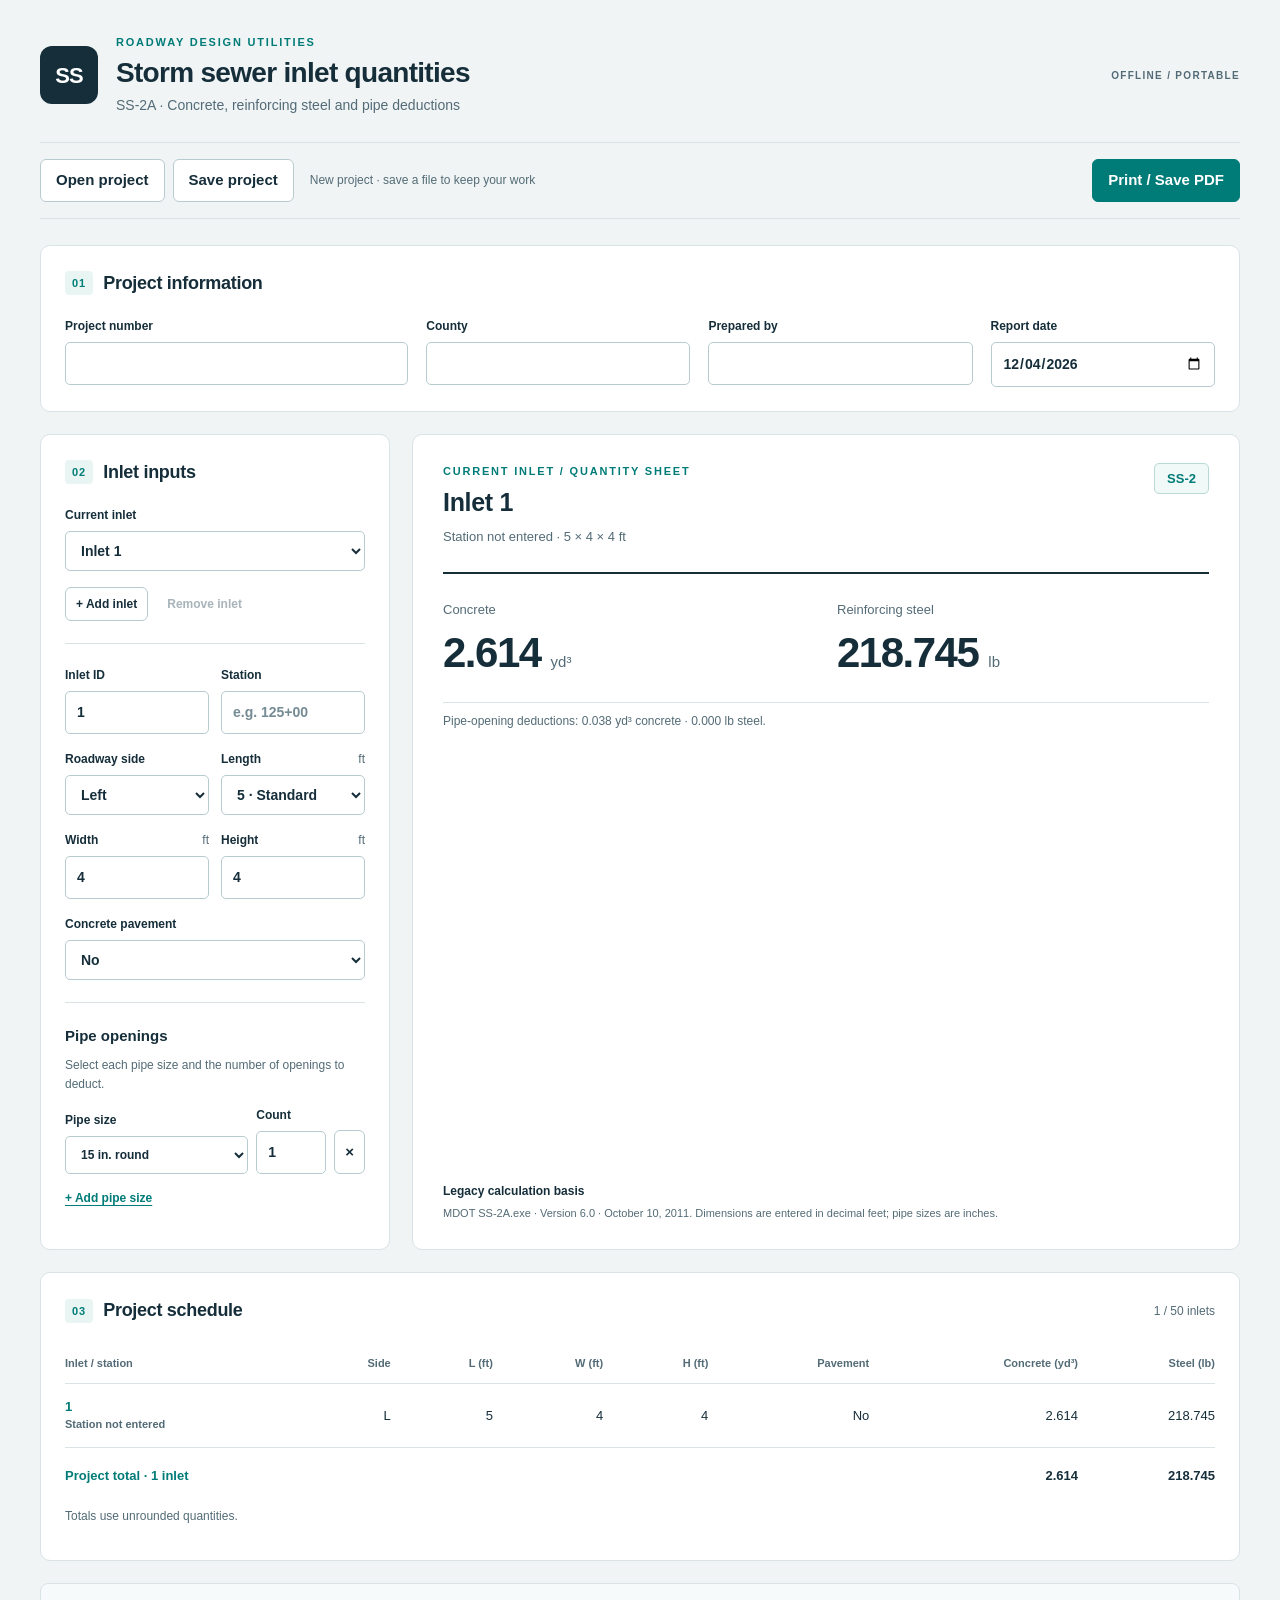
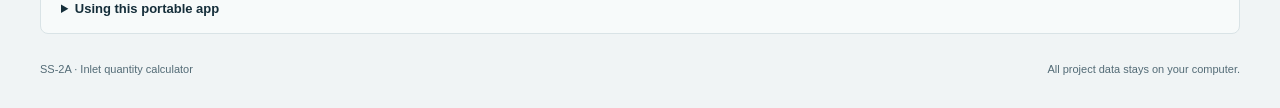
<file: SS-2A.html>
<!doctype html>
<html lang="en"><head><meta charset="utf-8"><meta name="viewport" content="width=device-width,initial-scale=1"><meta http-equiv="Content-Security-Policy" content="default-src 'none'; script-src 'sha256-eD+zhDjITcVDFM2oHmTSUSgc0KNIRQEAc+hfZNJVj+A=' 'sha256-lH20gBW/Xtpz+cSGtyXCKbkIGpkyBBtG15oPxGXO7bE='; style-src 'sha256-R7atBTZLrZaVmhJpQ0lwIcCFqUJXBzs2lKGhtOJQhrE='; img-src data:; connect-src 'none'; object-src 'none'; base-uri 'none'; form-action 'none'"><title>SS-2A · Inlet quantities</title><style>:root{color-scheme:light;--ink:#152e3a;--muted:#536b76;--teal:#007c78;--line:#d9e3e6;--paper:#fff;--back:#f0f4f5;--soft:#e8f5f2;--error:#a02822;font-family:Inter,-apple-system,BlinkMacSystemFont,"Segoe UI",sans-serif;font-size:15px;line-height:1.5}*{box-sizing:border-box}body{margin:0;background:var(--back);color:var(--ink)}button,input,select{font:inherit}button{cursor:pointer;border:1px solid #b8cbd0;background:white;color:var(--ink);border-radius:6px;padding:9px 15px;font-weight:600}button:hover{background:#e8f0f2}button:disabled{opacity:.5;cursor:not-allowed}button:focus-visible,summary:focus-visible,input:focus-visible,select:focus-visible{outline:3px solid #55aba6;outline-offset:3px}.primary{background:var(--teal);color:white;border-color:var(--teal)}.primary:hover{background:#006864}.quiet{border-color:transparent;color:var(--muted)}.app-shell{max-width:1420px;margin:auto;padding:0 40px}.masthead{display:flex;align-items:center;gap:18px;padding:34px 0 26px}.brand-mark{width:58px;height:58px;display:grid;place-items:center;background:var(--ink);color:white;border-radius:12px;font-size:22px;font-weight:800;letter-spacing:-1px}.eyebrow{font-size:11px;letter-spacing:1.8px;font-weight:700;margin:0 0 5px;color:var(--teal)}h1{font-size:28px;line-height:1.2;letter-spacing:-.7px;margin:0}h2{font-size:18px;margin:0;letter-spacing:-.3px}h3{font-size:15px;margin:0}.subtitle{margin:6px 0 0;color:var(--muted);font-size:14px}.offline{margin-left:auto;font-size:10px;letter-spacing:1.3px;font-weight:700;color:var(--muted);white-space:nowrap}.toolbar{display:flex;gap:16px;align-items:center;border-top:1px solid var(--line);border-bottom:1px solid var(--line);padding:16px 0;margin-bottom:26px}.file-actions{display:flex;gap:8px}.toolbar p{margin:0 auto 0 0;color:var(--muted);font-size:12px}.project-card,.input-card,.result-card,.schedule-card{background:var(--paper);border:1px solid var(--line);border-radius:10px;padding:24px}.section-title{display:flex;align-items:center;gap:10px;margin-bottom:20px}.section-title>.muted{margin-left:auto;font-size:12px}.step{font-variant-numeric:tabular-nums;font-size:11px;letter-spacing:1px;font-weight:700;background:var(--soft);color:var(--teal);padding:4px 7px;border-radius:4px}.muted{color:var(--muted)}.project-fields{display:grid;grid-template-columns:1.3fr 1fr 1fr .85fr;gap:18px}label{display:block;font-size:12px;font-weight:650;margin-bottom:16px}input,select{display:block;width:100%;border:1px solid #b8cbd0;background:#fff;color:var(--ink);border-radius:5px;padding:10px 11px;margin-top:7px;min-width:0;font-size:14px}input:invalid:not(:placeholder-shown){border-color:#b45448}input::placeholder{color:#758b94}input[type=number]{font-variant-numeric:tabular-nums}.project-fields label{margin-bottom:0}.workspace{display:grid;grid-template-columns:350px minmax(0,1fr);gap:22px;margin:22px 0}.inlet-actions{display:flex;gap:8px}.inlet-actions button{padding:7px 10px;font-size:12px}hr{border:0;border-top:1px solid var(--line);margin:22px 0}.two-fields{display:grid;grid-template-columns:1fr 1fr;gap:12px}.unit{float:right;color:var(--muted);font-weight:400}.hint{font-size:12px;color:var(--muted);line-height:1.6;margin:9px 0}.text-button{border:0;padding:0;background:transparent!important;color:var(--teal);font-size:12px;margin:1px 0 18px;text-decoration:underline;text-underline-offset:3px}.input-note{border-top:1px solid var(--line);padding-top:18px;color:var(--muted);font-size:12px;margin:0}.error{padding:12px;border-radius:5px;background:#fff0ed;color:var(--error);font-size:13px}.result-card{display:flex;flex-direction:column;padding:28px 30px}.result-top{display:flex;justify-content:space-between;align-items:flex-start;margin-bottom:26px}.result-top h2{font-size:25px;overflow-wrap:anywhere}.result-top .muted{font-size:13px;margin:5px 0 0}.type-badge{border:1px solid #b9d9d5;border-radius:5px;padding:5px 12px;font-weight:700;font-size:13px;color:var(--teal);background:#f0f9f7}.quantities{display:grid;grid-template-columns:1fr 1fr;gap:22px;padding:24px 0;border-top:2px solid var(--ink);border-bottom:1px solid var(--line)}.quantity>span{font-size:13px;color:var(--muted)}.quantity p{margin:7px 0 0;display:flex;align-items:baseline;gap:10px}.quantity strong{font-size:42px;font-weight:650;letter-spacing:-1.5px;line-height:1.2;font-variant-numeric:tabular-nums}.quantity p>span{color:var(--muted);font-size:15px}.hardware{display:flex;gap:34px;margin:20px 0 30px}.hardware>div{display:flex;gap:14px;font-size:13px}.hardware span{color:var(--muted)}.hardware strong{font-weight:600}.basis-head{display:flex;align-items:baseline;gap:10px;justify-content:space-between;margin-bottom:10px}.basis-head>span{font-size:11px;color:var(--muted)}table{width:100%;border-collapse:collapse;font-size:13px;font-variant-numeric:tabular-nums}th{text-align:right;color:var(--muted);font-size:11px;font-weight:600;padding:11px 12px;border-bottom:1px solid var(--line);white-space:nowrap}td{text-align:right;padding:13px 12px;border-bottom:1px solid var(--line)}th:first-child,td:first-child{text-align:left;padding-left:0}th:last-child,td:last-child{padding-right:0}.breakdown tr:last-child td{font-weight:700;background:#f1f7f6}.breakdown td:first-child{padding-left:8px}.breakdown td:last-child{padding-right:8px}.basis-note{margin-top:auto;padding-top:28px;font-size:11px;color:var(--muted)}.basis-note strong{font-size:12px;color:var(--ink)}.basis-note p{margin:5px 0 0}.table-scroll{overflow:auto}.schedule td{white-space:nowrap}.schedule td:first-child strong{display:block;font-size:13px}.schedule td:first-child span{display:block;color:var(--muted);font-size:11px}.schedule tfoot td{font-weight:700;border-bottom:0;padding-top:18px}.schedule tfoot td:first-child{color:var(--teal)}.schedule button{border:0;background:transparent;padding:0;color:var(--teal);text-align:left}.invalid-result{background:#fff3ee;border-radius:6px;padding:26px;margin:10px 0;color:var(--error)}.invalid-result p{font-size:13px;margin-bottom:0}.instructions{margin:22px 0;border:1px solid var(--line);border-radius:8px;background:#f7fafa}.instructions summary{cursor:pointer;padding:15px 20px;font-weight:600;font-size:13px}.instructions>div{padding:0 24px 16px;max-width:950px;font-size:13px;color:var(--muted)}.instructions li{padding:4px 0}footer{font-size:11px;color:var(--muted);padding:5px 0 30px;display:flex;justify-content:space-between;gap:20px}#report{display:none}[hidden]{display:none!important}@media(max-width:1050px){.app-shell{padding:0 24px}.workspace{grid-template-columns:310px minmax(0,1fr)}.result-card{padding:24px}.quantity strong{font-size:34px}.basis-head{display:block}.project-fields{grid-template-columns:1fr 1fr}.toolbar{flex-wrap:wrap}.toolbar p{order:3;width:100%}.toolbar>.primary{margin-left:auto}}@media(max-width:740px){.app-shell{padding:0 16px}.masthead{padding:24px 0;gap:12px}.brand-mark{width:43px;height:43px;flex-shrink:0;font-size:18px}h1{font-size:21px}.subtitle{font-size:12px}.offline{display:none}.toolbar{margin-bottom:20px;gap:10px}.toolbar button{font-size:12px;padding:9px 11px}.file-actions{gap:5px}.workspace{grid-template-columns:1fr;gap:18px;margin:18px 0}.project-card,.input-card,.result-card,.schedule-card{padding:20px}.section-title>.muted{display:none}.project-fields{gap:15px}.quantity strong{font-size:34px}.quantities{gap:12px}.basis-head>span{display:block;margin-top:4px}.hardware{gap:25px}.result-top h2{font-size:23px}footer{display:block}footer span{display:block;margin-top:5px}}@media print{@page{size:auto;margin:15mm}body{background:white;color:#000;font-size:10pt;line-height:1.4}.app-shell{display:none}#report{display:block}#report h1{font-size:22pt;line-height:1.2;margin:4pt 0 12pt}#report h2{break-after:avoid;font-size:13pt;margin:18pt 0 8pt}#report h3{font-size:11pt;margin:8pt 0}#report p{margin:5pt 0}#report .report-kicker{font-size:9pt;letter-spacing:1pt;font-weight:700;color:#315c63}#report .report-meta{overflow-wrap:anywhere;display:grid;grid-template-columns:1fr 1fr;border-top:2pt solid #18333e;border-bottom:1pt solid #b7c5c9;padding:9pt 0;gap:5pt 20pt}#report table{font-size:9pt;width:100%;margin:8pt 0}#report th{font-size:8pt;color:#222;white-space:normal}#report td,#report th{padding:6pt 4pt;border-bottom:.5pt solid #b7c5c9}#report th:first-child,#report td:first-child{padding-left:0}#report td:first-child>strong,#report td:first-child>span{display:block;overflow-wrap:anywhere}#report tfoot{font-weight:bold}#report thead{display:table-header-group}#report tr{break-inside:avoid}#report .report-inlet{break-inside:avoid;border-top:1pt solid #8aa1a8;padding-top:10pt;margin-top:15pt}#report .report-inlet h2{margin:0 0 7pt}#report .report-footnote{font-size:8pt;color:#333;margin-top:14pt}#report .report-details{overflow-wrap:anywhere;display:grid;grid-template-columns:1fr 1fr;gap:4pt 16pt}#report .report-notes{border-top:1pt solid #b7c5c9;padding-top:9pt;margin-top:15pt;font-size:8pt}#report .report-total td{font-weight:bold;border-top:1pt solid #18333e}}
.opening-row{display:grid;grid-template-columns:minmax(0,1fr) 70px auto;align-items:end;gap:8px;margin:12px 0}.opening-row label{margin:0}.opening-row button{padding:10px}.opening-row select{font-size:12px}.report-openings{font-size:9pt}
</style></head>
<body><div class="app-shell"><header class="masthead"><div class="brand-mark" aria-hidden="true">SS</div><div><p class="eyebrow">ROADWAY DESIGN UTILITIES</p><h1>Storm sewer inlet quantities</h1><p class="subtitle">SS-2A · Concrete, reinforcing steel and pipe deductions</p></div><span class="offline">OFFLINE / PORTABLE</span></header>
<nav class="toolbar" aria-label="Project actions"><div class="file-actions"><button id="open-project">Open project</button><button id="save-project">Save project</button><input id="open-file" type="file" accept=".json,application/json" hidden></div><p id="file-status" role="status">New project · save a file to keep your work</p><button id="print-report" class="primary">Print / Save PDF</button></nav><main>
<section class="project-card" aria-labelledby="project-heading"><div class="section-title"><span class="step">01</span><h2 id="project-heading">Project information</h2></div><div class="project-fields"><label>Project number<input id="project-number" maxlength="160"></label><label>County<input id="county" maxlength="160"></label><label>Prepared by<input id="prepared-by" maxlength="160"></label><label>Report date<input id="report-date" type="date"></label></div></section>
<div class="workspace"><section class="input-card" aria-labelledby="inlet-heading"><div class="section-title"><span class="step">02</span><h2 id="inlet-heading">Inlet inputs</h2></div><label>Current inlet<select id="inlet-select"></select></label><div class="inlet-actions"><button id="add-inlet">+ Add inlet</button><button id="remove-inlet" class="quiet">Remove inlet</button></div><hr><div class="two-fields"><label>Inlet ID<input id="inlet-id" maxlength="80"></label><label>Station<input id="station" maxlength="80" placeholder="e.g. 125+00"></label></div><div class="two-fields"><label>Roadway side<select id="side"><option value="L">Left</option><option value="R">Right</option></select></label><label>Length <span class="unit">ft</span><select id="length"><option value="5">5 · Standard</option><option value="10">10 · One extension</option><option value="15">15 · Two extensions</option></select></label></div><div class="two-fields"><label>Width <span class="unit">ft</span><input id="width" type="number" step="any" required></label><label>Height <span class="unit">ft</span><input id="height" type="number" step="any" required></label></div><label>Concrete pavement<select id="pavement"><option value="false">No</option><option value="true">Yes</option></select></label><hr><h3>Pipe openings</h3><p class="hint">Select each pipe size and the number of openings to deduct.</p><div id="openings"></div><button id="add-opening" class="text-button">+ Add pipe size</button><p id="input-error" class="error" role="alert" hidden></p></section>
<section class="result-card" aria-labelledby="results-heading"><div class="result-top"><div><p class="eyebrow">CURRENT INLET / QUANTITY SHEET</p><h2 id="results-heading"></h2><p id="result-context" class="muted"></p></div><span class="type-badge">SS-2</span></div><div id="result-content"><div class="quantities"><div class="quantity"><span>Concrete</span><p><strong id="concrete">—</strong><span>yd³</span></p></div><div class="quantity"><span>Reinforcing steel</span><p><strong id="steel">—</strong><span>lb</span></p></div></div><p id="deductions" class="hint"></p></div><div id="invalid-result" class="invalid-result" hidden><h3>Check the inlet inputs</h3><p>Correct the issue to calculate quantities and produce a report.</p></div><div class="basis-note"><strong>Legacy calculation basis</strong><p>MDOT SS-2A.exe · Version 6.0 · October 10, 2011. Dimensions are entered in decimal feet; pipe sizes are inches.</p></div></section></div>
<section class="schedule-card" aria-labelledby="schedule-heading"><div class="section-title"><span class="step">03</span><h2 id="schedule-heading">Project schedule</h2><span class="muted" id="inlet-count"></span></div><div class="table-scroll"><table class="schedule"><thead><tr><th>Inlet / station</th><th>Side</th><th>L (ft)</th><th>W (ft)</th><th>H (ft)</th><th>Pavement</th><th>Concrete (yd³)</th><th>Steel (lb)</th></tr></thead><tbody id="schedule-rows"></tbody><tfoot id="schedule-total"></tfoot></table></div><p id="project-error" class="hint" role="status"></p></section>
<details class="instructions"><summary>Using this portable app</summary><div><p>Open the single SS-2A.html file in a current browser on Mac or Windows. No server, installation or internet connection is needed.</p><ol><li>Enter project information, inlet dimensions in decimal feet, roadway side and pavement choice.</li><li>Enter the pipe openings. Add inlets to build a project of up to 50 inlets.</li><li><strong>Save project</strong> downloads your inputs as a JSON file. Keep it and use <strong>Open project</strong> to resume. Save again after editing; closing the page does not save your changes.</li><li><strong>Print / Save PDF</strong> prints the project schedule and each inlet’s quantities and pipe deductions. Select your browser’s Save as PDF destination for a PDF copy.</li></ol></div></details><footer>SS-2A · Inlet quantity calculator<span>All project data stays on your computer.</span></footer></main></div><section id="report" aria-label="Printable project report"></section><script>'use strict';
const SS2 = (() => {
  const f = Math.fround;
  const pipeRows = [
    ['15 in. round',.0384],['18 in. round',.0534],['24 in. round',.091],
    ['30 in. round',.1383],['36 in. round',.1955],['42 in. round',.2627],
    ['48 in. round',.3398],['54 in. round',.4267],['60 in. round',.5236],
    ['66 in. round',.6304],['72 in. round',.747],['22 × 13 in. arch',.053],
    ['29 × 19 in. arch',.087],['36 × 23 in. arch',.129],['44 × 27 in. arch',.185],
    ['51 × 31 in. arch',.245],['58 × 36 in. arch',.318],['65 × 40 in. arch',.394],
    ['73 × 45 in. arch',.489]
  ];
  const bases = {5:[14.611,121,73],10:[38.641,231,100],15:[62.671,341,127]};
  function pipes() { return pipeRows.map(([label,deduction],i)=>({id:i+1,label,deduction:f(deduction)})); }
  function number(value,label) {
    if (!['number','string'].includes(typeof value) || String(value).trim()==='' || !Number.isFinite(Number(value))) throw Error(`Enter a finite ${label}.`);
    return Number(value);
  }
  function calculate(input) {
    if (!input || typeof input!=='object') throw Error('Inlet inputs are required.');
    const length=number(input.length,'length');
    if (![5,10,15].includes(length)) throw Error('Length must be 5, 10 or 15 feet.');
    const width=number(input.width,'width'),height=number(input.height,'height');
    if (width<=0 || height<=.5) throw Error('Width must be positive and height must exceed 0.5 ft.');
    if (typeof input.pavement!=='boolean') throw Error('Choose whether concrete pavement is used.');
    if (!Array.isArray(input.openings)) throw Error('Pipe openings must be a list.');
    const h=f(height-.5);
    if (!Number.isFinite(h)) throw Error('Height exceeds the numerical range.');
    const [baseConcrete,baseSteel,pavementSteel]=bases[length];
    const grossConcrete=f((width*h+5.5*width+6*h+f(baseConcrete))/27);
    const grossSteel=f(width*8.68+h*9.350001+f(Math.floor(width+.5))*3.79+f(Math.floor(h-1.58+.5))*7.57+baseSteel);
    let concreteDeduction=0,openingCount=0;
    const openingDetails=input.openings.map(opening=>{
      if (!opening || !Number.isInteger(opening.pipeId) || !pipeRows[opening.pipeId-1]) throw Error('Choose a supported pipe size.');
      if (!Number.isInteger(opening.count) || opening.count<1 || opening.count>50) throw Error('Each pipe count must be a whole number from 1 to 50.');
      openingCount+=opening.count;
      if (openingCount>50) throw Error('Use at most 50 pipe openings per inlet.');
      const [label,constant]=pipeRows[opening.pipeId-1];
      for(let i=0;i<opening.count;i++) concreteDeduction=f(concreteDeduction+f(constant));
      return {pipeId:opening.pipeId,label,count:opening.count,deductionEach:f(constant)};
    });
    const concrete=f(grossConcrete-concreteDeduction);
    const pavementAddition=input.pavement?pavementSteel:0;
    const steel=f(grossSteel+pavementAddition);
    if (![concrete,steel,grossConcrete,grossSteel].every(Number.isFinite) || concrete<=0 || steel<=0) throw Error('Dimensions and opening deductions must leave positive finite quantities.');
    return {length,width,height,calculationHeight:h,pavement:input.pavement,concrete,steel,grossConcrete,grossSteel,
      concreteDeduction,steelDeduction:0,pavementSteel:pavementAddition,openingCount,openingDetails};
  }
  function totals(results) {return results.reduce((t,r)=>({concrete:f(t.concrete+r.concrete),steel:f(t.steel+r.steel),count:t.count+1}),{concrete:0,steel:0,count:0});}
  return Object.freeze({pipes,calculate,totals});
})();
if(typeof module!=='undefined'&&module.exports) module.exports=SS2;
</script>
<script>'use strict';
(() => {
 const $=id=>document.getElementById(id);
 const f=(n,d=3)=>n.toLocaleString('en-US',{minimumFractionDigits:d,maximumFractionDigits:d});
 const esc=v=>String(v).replace(/[&<>"']/g,c=>({'&':'&amp;','<':'&lt;','>':'&gt;','"':'&quot;',"'":'&#39;'}[c]));
 const pipes=SS2.pipes();
 const today=new Date();
 const date=`${today.getFullYear()}-${String(today.getMonth()+1).padStart(2,'0')}-${String(today.getDate()).padStart(2,'0')}`;
 const fresh=n=>({id:String(n),station:'',side:'L',length:5,width:'4',height:'4',pavement:false,openings:[{pipeId:pipes[0].id,count:1}]});
 let project={schema:'ss2a-project-v1',projectNumber:'',county:'',preparedBy:'',date,inlets:[fresh(1)]},selected=0,dirty=false,results=[];
 const label=(i,n)=>`Inlet ${i.id||n+1}${i.station?' · '+i.station:''}`;
 function markDirty(){dirty=true;$('file-status').textContent='Unsaved changes · save project to keep your work';}
 function openingForm(){
  $('openings').replaceChildren();
  project.inlets[selected].openings.forEach((opening,i)=>{
   const row=document.createElement('div');row.className='opening-row';
   row.innerHTML=`<label>Pipe size<select data-pipe="${i}" aria-label="Pipe size ${i+1}">${pipes.map(p=>`<option value="${esc(p.id)}">${esc(p.label)}</option>`).join('')}</select></label><label>Count<input data-count="${i}" type="number" min="1" step="1" aria-label="Opening count ${i+1}"></label><button data-remove="${i}" aria-label="Remove pipe size ${i+1}">×</button>`;
   row.querySelector('select').value=String(opening.pipeId);row.querySelector('input').value=opening.count;$('openings').append(row);
  });
 }
 function loadForm(){
  const inlet=project.inlets[selected];
  for(const [id,key] of [['project-number','projectNumber'],['county','county'],['prepared-by','preparedBy'],['report-date','date']])$(id).value=project[key];
  for(const [id,key] of [['inlet-id','id'],['station','station'],['side','side'],['length','length'],['width','width'],['height','height'],['pavement','pavement']])$(id).value=String(inlet[key]);
  openingForm();render();
 }
 function readForm(){
  for(const [id,key] of [['project-number','projectNumber'],['county','county'],['prepared-by','preparedBy'],['report-date','date']])project[key]=$(id).value;
  Object.assign(project.inlets[selected],{id:$('inlet-id').value,station:$('station').value,side:$('side').value,length:Number($('length').value),width:$('width').value,height:$('height').value,pavement:$('pavement').value==='true'});markDirty();
 }
 const openingText=inlet=>inlet.openings.length?inlet.openings.map(o=>`${o.count} × ${pipes.find(p=>p.id===o.pipeId)?.label||o.pipeId}`).join('; '):'None';
 function scheduleRow(inlet,r,i,edit=false){return `<tr><td>${edit?`<button data-inlet="${i}">`:''}<strong>${esc(inlet.id||i+1)}</strong><span>${esc(inlet.station||'Station not entered')}</span>${edit?'</button>':''}</td><td>${esc(inlet.side)}</td><td>${esc(inlet.length)}</td><td>${esc(inlet.width)}</td><td>${esc(inlet.height)}</td><td>${inlet.pavement?'Yes':'No'}</td><td>${r?f(r.concrete):'—'}</td><td>${r?f(r.steel):'—'}</td></tr>`;}
 const totalRow=t=>`<tr class="report-total"><td colspan="6">Project total · ${project.inlets.length} inlet${project.inlets.length===1?'':'s'}</td><td>${f(t.concrete)}</td><td>${f(t.steel)}</td></tr>`;
 function report(total,valid){
  if(!valid){$('report').innerHTML='<h1>Report unavailable</h1><p>Correct all inlet inputs before printing this project.</p>';return;}
  const metadata=[['Project',project.projectNumber],['County',project.county],['Prepared by',project.preparedBy],['Report date',project.date]];
  $('report').innerHTML=`<p class="report-kicker">ROADWAY DESIGN UTILITIES · SS-2A</p><h1>Storm sewer inlet quantities</h1><div class="report-meta">${metadata.map(([k,v])=>`<div><strong>${k}:</strong> ${esc(v||'Not entered')}</div>`).join('')}</div><h2>Project quantity schedule</h2><table><thead><tr><th>Inlet / station</th><th>Side</th><th>L (ft)</th><th>W (ft)</th><th>H (ft)</th><th>Pavement</th><th>Concrete (yd³)</th><th>Steel (lb)</th></tr></thead><tbody>${project.inlets.map((inlet,i)=>scheduleRow(inlet,results[i].value,i)).join('')}</tbody><tfoot>${totalRow(total)}</tfoot></table><p class="report-footnote">Dimensions are decimal feet. Pipe dimensions are inches. Project totals use unrounded inlet quantities.</p><h2>Inlet calculation details</h2>${project.inlets.map((inlet,i)=>{const r=results[i].value;return `<section class="report-inlet"><h2>Inlet ${esc(inlet.id||i+1)}</h2><div class="report-details"><div><strong>Station:</strong> ${esc(inlet.station||'Not entered')}</div><div><strong>Roadway side:</strong> ${inlet.side==='L'?'Left':'Right'}</div><div><strong>Length × width × height:</strong> ${esc(inlet.length)} × ${esc(inlet.width)} × ${esc(inlet.height)} ft</div><div><strong>Concrete pavement:</strong> ${inlet.pavement?'Yes':'No'}</div></div><p class="report-openings"><strong>Pipe openings:</strong> ${esc(openingText(inlet))}</p><table><thead><tr><th>Quantity</th><th>Concrete (yd³)</th><th>Steel (lb)</th></tr></thead><tbody><tr><td>Pipe-opening deductions</td><td>${f(r.concreteDeduction)}</td><td>${f(r.steelDeduction)}</td></tr><tr><td>Net inlet quantity</td><td>${f(r.concrete)}</td><td>${f(r.steel)}</td></tr></tbody></table></section>`;}).join('')}<div class="report-notes"><p>Reconstructed from the MDOT SS-2A.exe, version 6.0, October 10, 2011.</p></div>`;
 }
 function render(){
  results=project.inlets.map(inlet=>{try{return {value:SS2.calculate(inlet)};}catch(e){return {error:e.message};}});
  const current=results[selected],inlet=project.inlets[selected],valid=results.every(r=>r.value);
  $('inlet-select').replaceChildren(...project.inlets.map((i,n)=>new Option(label(i,n),n,false,n===selected)));
  $('remove-inlet').disabled=project.inlets.length===1;$('add-inlet').disabled=project.inlets.length>=50;
  $('results-heading').textContent=`Inlet ${inlet.id||selected+1}`;$('result-context').textContent=`${inlet.station?'Station '+inlet.station:'Station not entered'} · ${inlet.length} × ${inlet.width||'—'} × ${inlet.height||'—'} ft`;
  $('input-error').hidden=!current.error;$('input-error').textContent=current.error||'';$('result-content').hidden=!current.value;$('invalid-result').hidden=!!current.value;
  if(current.value){const r=current.value;$('concrete').textContent=f(r.concrete);$('steel').textContent=f(r.steel);$('deductions').textContent=`Pipe-opening deductions: ${f(r.concreteDeduction)} yd³ concrete · ${f(r.steelDeduction)} lb steel.`;}
  $('inlet-count').textContent=`${project.inlets.length} / 50 inlets`;$('schedule-rows').innerHTML=project.inlets.map((i,n)=>scheduleRow(i,results[n].value,n,true)).join('');
  const total=valid?results.reduce((t,r)=>({concrete:t.concrete+r.value.concrete,steel:t.steel+r.value.steel}),{concrete:0,steel:0}):null;
  $('schedule-total').innerHTML=total?totalRow(total):'';$('project-error').textContent=valid?'Totals use unrounded quantities.':results.map((r,i)=>r.error?`${label(project.inlets[i],i)}: ${r.error}`:'').filter(Boolean).join(' ');
  $('save-project').disabled=!valid;$('print-report').disabled=!valid;report(total,valid);
 }
 for(const id of ['project-number','county','prepared-by','report-date','inlet-id','station','width','height'])$(id).addEventListener('input',()=>{readForm();render();});
 for(const id of ['side','length','pavement'])$(id).addEventListener('change',()=>{readForm();render();});
 $('openings').addEventListener('change',event=>{const el=event.target,inlet=project.inlets[selected];if(el.dataset.pipe!==undefined){const p=pipes.find(p=>String(p.id)===el.value);inlet.openings[Number(el.dataset.pipe)].pipeId=p.id;}if(el.dataset.count!==undefined)inlet.openings[Number(el.dataset.count)].count=Number(el.value);markDirty();render();});
 $('openings').addEventListener('input',event=>{const el=event.target;if(el.dataset.count===undefined)return;project.inlets[selected].openings[Number(el.dataset.count)].count=Number(el.value);markDirty();render();});
 $('openings').addEventListener('click',event=>{const b=event.target.closest('button[data-remove]');if(!b)return;project.inlets[selected].openings.splice(Number(b.dataset.remove),1);markDirty();openingForm();render();});
 $('add-opening').addEventListener('click',()=>{if(project.inlets[selected].openings.length>=50)return;project.inlets[selected].openings.push({pipeId:pipes[0].id,count:1});markDirty();openingForm();render();});
 $('inlet-select').addEventListener('change',()=>{selected=Number($('inlet-select').value);loadForm();});
 $('schedule-rows').addEventListener('click',event=>{const b=event.target.closest('button[data-inlet]');if(b){selected=Number(b.dataset.inlet);loadForm();$('inlet-id').focus();}});
 $('add-inlet').addEventListener('click',()=>{if(project.inlets.length>=50)return;const used=new Set(project.inlets.map(i=>i.id));let n=1;while(used.has(String(n)))n++;project.inlets.push(fresh(n));selected=project.inlets.length-1;markDirty();loadForm();});
 $('remove-inlet').addEventListener('click',()=>{if(project.inlets.length<2||!confirm(`Remove ${label(project.inlets[selected],selected)}?`))return;project.inlets.splice(selected,1);selected=Math.min(selected,project.inlets.length-1);markDirty();loadForm();});
 $('save-project').addEventListener('click',()=>{if(results.some(r=>r.error))return;const url=URL.createObjectURL(new Blob([JSON.stringify(project,null,2)],{type:'application/json'})),a=document.createElement('a');a.href=url;a.download=`SS-2A-${(project.projectNumber||'project').replace(/[^a-z0-9_-]/gi,'_')}.json`;document.body.append(a);a.click();a.remove();setTimeout(()=>URL.revokeObjectURL(url),10000);dirty=false;$('file-status').textContent='Project file downloaded · save again after editing';});
 function validateProject(input){
  if(!input||input.schema!=='ss2a-project-v1'||!Array.isArray(input.inlets)||input.inlets.length<1||input.inlets.length>50)throw Error('Choose an SS-2A project containing 1–50 inlets.');
  const text=(v,k,max=160)=>{if(typeof v!=='string'||v.length>max)throw Error(`${k} must be text of at most ${max} characters.`);return v;};
  const scalar=(v,k)=>{if(!['string','number'].includes(typeof v)||String(v).length>80)throw Error(`${k} is invalid.`);return v;};
  const d=text(input.date,'Date',10);if(d&&(!/^\d{4}-\d{2}-\d{2}$/.test(d)||!Number.isFinite(Date.parse(d))||new Date(d).toISOString().slice(0,10)!==d))throw Error('Use a valid YYYY-MM-DD date.');
  const inlets=input.inlets.map((i,n)=>{
   if(!i||typeof i!=='object'||!['L','R'].includes(i.side)||![5,10,15].includes(i.length)||typeof i.pavement!=='boolean'||!Array.isArray(i.openings)||i.openings.length>50)throw Error(`Inlet ${n+1} has invalid inputs.`);
   const openings=i.openings.map(o=>{if(!o||!pipes.some(p=>p.id===o.pipeId)||!Number.isInteger(o.count)||o.count<1)throw Error(`Inlet ${n+1} has an invalid pipe opening.`);return {pipeId:o.pipeId,count:o.count};});
   const clean={id:text(i.id,'Inlet ID',80),station:text(i.station,'Station',80),side:i.side,length:i.length,width:scalar(i.width,'Width'),height:scalar(i.height,'Height'),pavement:i.pavement,openings};SS2.calculate(clean);return clean;
  });return {schema:'ss2a-project-v1',projectNumber:text(input.projectNumber,'Project'),county:text(input.county,'County'),preparedBy:text(input.preparedBy,'Prepared by'),date:d,inlets};
 }
 $('open-project').addEventListener('click',()=>$('open-file').click());
 $('open-file').addEventListener('change',async()=>{const file=$('open-file').files[0];if(!file)return;try{if(file.size>1024*1024)throw Error('Maximum project file size is 1 MB.');const loaded=validateProject(JSON.parse(await file.text()));if(dirty&&!confirm('Replace the unsaved project? Save your current project first if you need to keep it.'))return;project=loaded;selected=0;dirty=false;loadForm();$('file-status').textContent=`Opened ${file.name} · inputs restored`;}catch(e){alert(`Could not open project. ${e.message}`);}finally{$('open-file').value='';}});
 $('print-report').addEventListener('click',()=>{if(results.every(r=>r.value))window.print();});window.addEventListener('beforeprint',render);window.addEventListener('beforeunload',e=>{if(dirty){e.preventDefault();e.returnValue='';}});loadForm();
})();
</script>
</body></html>
</file>
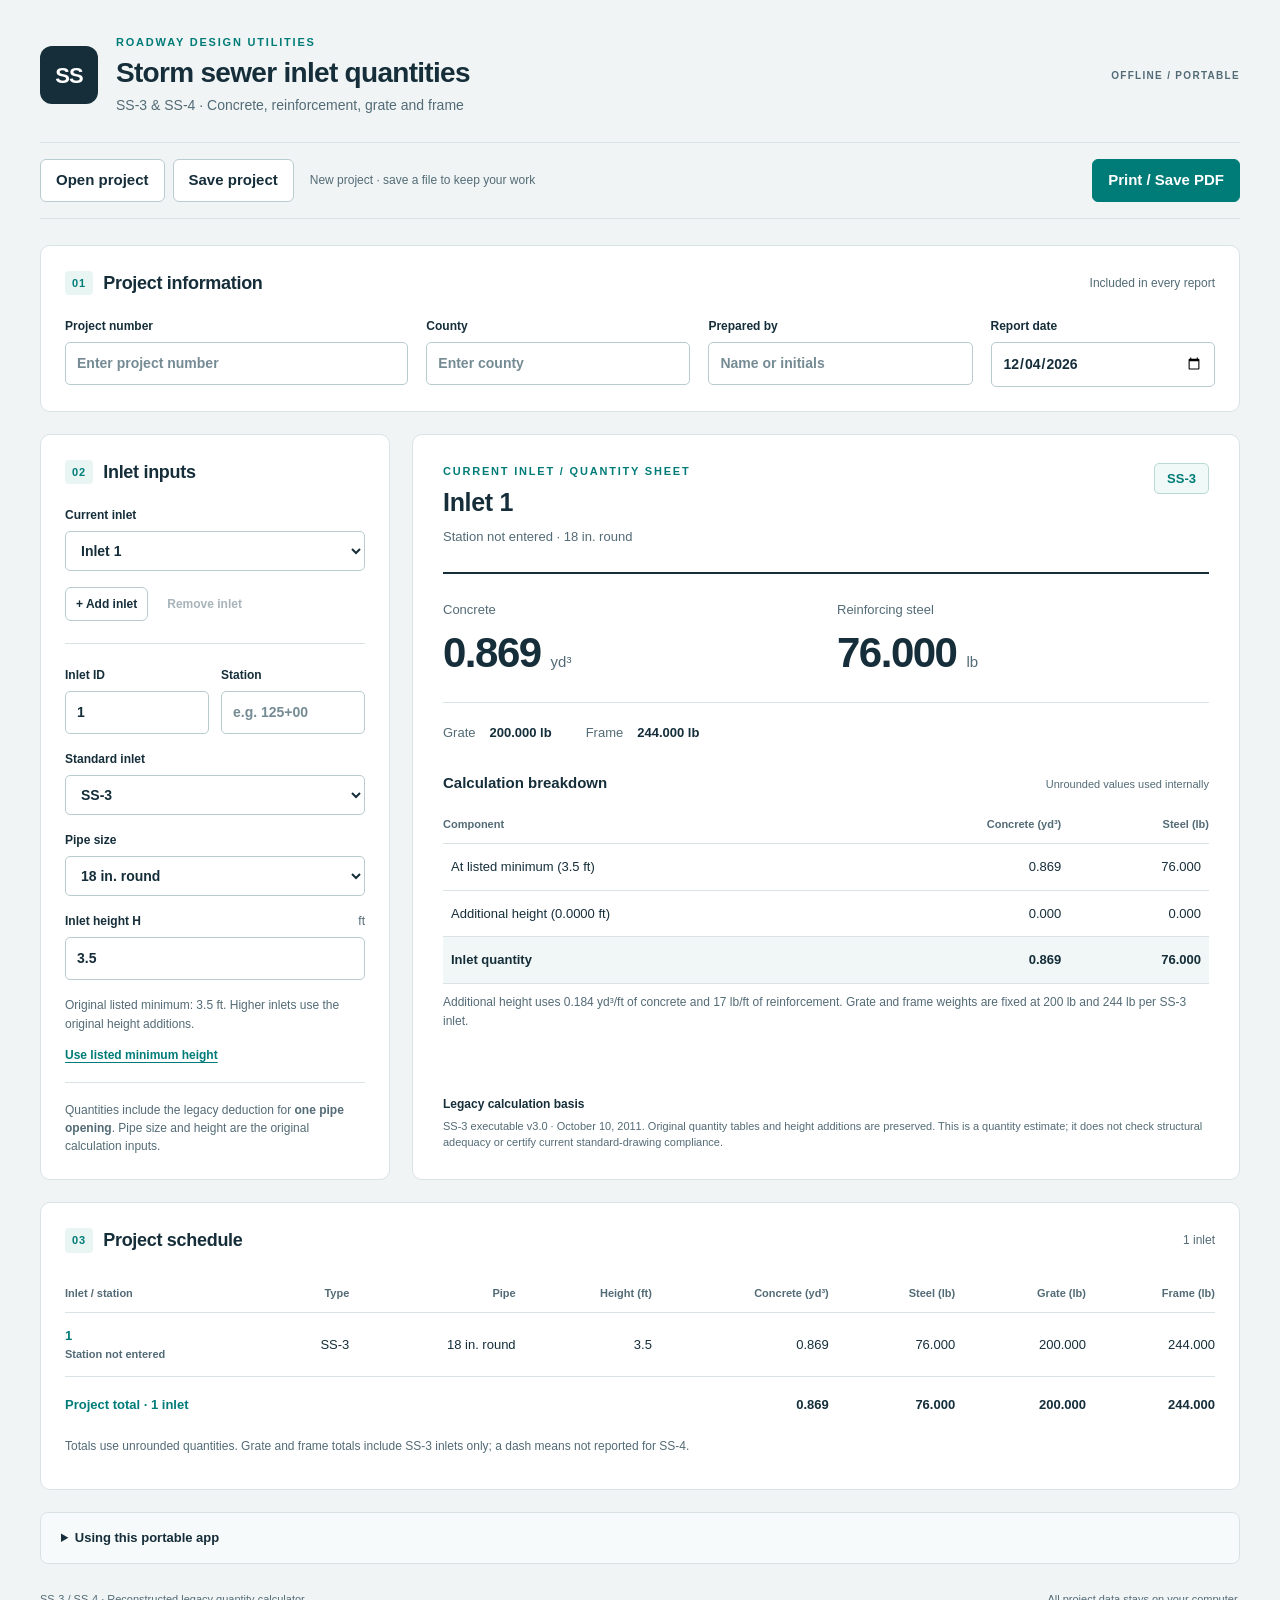
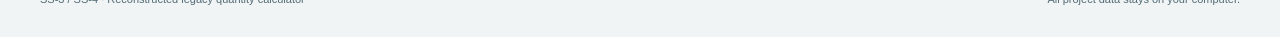
<file: SS-3.html>
<!doctype html>
<html lang="en">
<head>
<meta charset="utf-8">
<meta name="viewport" content="width=device-width,initial-scale=1">
<meta http-equiv="Content-Security-Policy" content="default-src 'none'; script-src 'sha256-wpZ/rycdInG354sfZoxg5UK0Tf3st/olF+DbwqlUgOI=' 'sha256-MoVAuJShYYzPB2OhnBzyFQ4pWnSn3Nq828FDxjHcdkc='; style-src 'sha256-B46yToPvm7hZj14UquiV50EWSkaUNsphJFqLzGCXvE8='; img-src data:; connect-src 'none'; object-src 'none'; base-uri 'none'; form-action 'none'">
<title>SS-3 · Storm sewer inlet quantities</title>
<style>:root{color-scheme:light;--ink:#152e3a;--muted:#536b76;--teal:#007c78;--line:#d9e3e6;--paper:#fff;--back:#f0f4f5;--soft:#e8f5f2;--error:#a02822;font-family:Inter,-apple-system,BlinkMacSystemFont,"Segoe UI",sans-serif;font-size:15px;line-height:1.5}*{box-sizing:border-box}body{margin:0;background:var(--back);color:var(--ink)}button,input,select{font:inherit}button{cursor:pointer;border:1px solid #b8cbd0;background:white;color:var(--ink);border-radius:6px;padding:9px 15px;font-weight:600}button:hover{background:#e8f0f2}button:disabled{opacity:.5;cursor:not-allowed}button:focus-visible,summary:focus-visible,input:focus-visible,select:focus-visible{outline:3px solid #55aba6;outline-offset:3px}.primary{background:var(--teal);color:white;border-color:var(--teal)}.primary:hover{background:#006864}.quiet{border-color:transparent;color:var(--muted)}.app-shell{max-width:1420px;margin:auto;padding:0 40px}.masthead{display:flex;align-items:center;gap:18px;padding:34px 0 26px}.brand-mark{width:58px;height:58px;display:grid;place-items:center;background:var(--ink);color:white;border-radius:12px;font-size:22px;font-weight:800;letter-spacing:-1px}.eyebrow{font-size:11px;letter-spacing:1.8px;font-weight:700;margin:0 0 5px;color:var(--teal)}h1{font-size:28px;line-height:1.2;letter-spacing:-.7px;margin:0}h2{font-size:18px;margin:0;letter-spacing:-.3px}h3{font-size:15px;margin:0}.subtitle{margin:6px 0 0;color:var(--muted);font-size:14px}.offline{margin-left:auto;font-size:10px;letter-spacing:1.3px;font-weight:700;color:var(--muted);white-space:nowrap}.toolbar{display:flex;gap:16px;align-items:center;border-top:1px solid var(--line);border-bottom:1px solid var(--line);padding:16px 0;margin-bottom:26px}.file-actions{display:flex;gap:8px}.toolbar p{margin:0 auto 0 0;color:var(--muted);font-size:12px}.project-card,.input-card,.result-card,.schedule-card{background:var(--paper);border:1px solid var(--line);border-radius:10px;padding:24px}.section-title{display:flex;align-items:center;gap:10px;margin-bottom:20px}.section-title>.muted{margin-left:auto;font-size:12px}.step{font-variant-numeric:tabular-nums;font-size:11px;letter-spacing:1px;font-weight:700;background:var(--soft);color:var(--teal);padding:4px 7px;border-radius:4px}.muted{color:var(--muted)}.project-fields{display:grid;grid-template-columns:1.3fr 1fr 1fr .85fr;gap:18px}label{display:block;font-size:12px;font-weight:650;margin-bottom:16px}input,select{display:block;width:100%;border:1px solid #b8cbd0;background:#fff;color:var(--ink);border-radius:5px;padding:10px 11px;margin-top:7px;min-width:0;font-size:14px}input:invalid:not(:placeholder-shown){border-color:#b45448}input::placeholder{color:#758b94}input[type=number]{font-variant-numeric:tabular-nums}.project-fields label{margin-bottom:0}.workspace{display:grid;grid-template-columns:350px minmax(0,1fr);gap:22px;margin:22px 0}.inlet-actions{display:flex;gap:8px}.inlet-actions button{padding:7px 10px;font-size:12px}hr{border:0;border-top:1px solid var(--line);margin:22px 0}.two-fields{display:grid;grid-template-columns:1fr 1fr;gap:12px}.unit{float:right;color:var(--muted);font-weight:400}.hint{font-size:12px;color:var(--muted);line-height:1.6;margin:9px 0}.text-button{border:0;padding:0;background:transparent!important;color:var(--teal);font-size:12px;margin:1px 0 18px;text-decoration:underline;text-underline-offset:3px}.input-note{border-top:1px solid var(--line);padding-top:18px;color:var(--muted);font-size:12px;margin:0}.error{padding:12px;border-radius:5px;background:#fff0ed;color:var(--error);font-size:13px}.result-card{display:flex;flex-direction:column;padding:28px 30px}.result-top{display:flex;justify-content:space-between;align-items:flex-start;margin-bottom:26px}.result-top h2{font-size:25px;overflow-wrap:anywhere}.result-top .muted{font-size:13px;margin:5px 0 0}.type-badge{border:1px solid #b9d9d5;border-radius:5px;padding:5px 12px;font-weight:700;font-size:13px;color:var(--teal);background:#f0f9f7}.quantities{display:grid;grid-template-columns:1fr 1fr;gap:22px;padding:24px 0;border-top:2px solid var(--ink);border-bottom:1px solid var(--line)}.quantity>span{font-size:13px;color:var(--muted)}.quantity p{margin:7px 0 0;display:flex;align-items:baseline;gap:10px}.quantity strong{font-size:42px;font-weight:650;letter-spacing:-1.5px;line-height:1.2;font-variant-numeric:tabular-nums}.quantity p>span{color:var(--muted);font-size:15px}.hardware{display:flex;gap:34px;margin:20px 0 30px}.hardware>div{display:flex;gap:14px;font-size:13px}.hardware span{color:var(--muted)}.hardware strong{font-weight:600}.basis-head{display:flex;align-items:baseline;gap:10px;justify-content:space-between;margin-bottom:10px}.basis-head>span{font-size:11px;color:var(--muted)}table{width:100%;border-collapse:collapse;font-size:13px;font-variant-numeric:tabular-nums}th{text-align:right;color:var(--muted);font-size:11px;font-weight:600;padding:11px 12px;border-bottom:1px solid var(--line);white-space:nowrap}td{text-align:right;padding:13px 12px;border-bottom:1px solid var(--line)}th:first-child,td:first-child{text-align:left;padding-left:0}th:last-child,td:last-child{padding-right:0}.breakdown tr:last-child td{font-weight:700;background:#f1f7f6}.breakdown td:first-child{padding-left:8px}.breakdown td:last-child{padding-right:8px}.basis-note{margin-top:auto;padding-top:28px;font-size:11px;color:var(--muted)}.basis-note strong{font-size:12px;color:var(--ink)}.basis-note p{margin:5px 0 0}.table-scroll{overflow:auto}.schedule td{white-space:nowrap}.schedule td:first-child strong{display:block;font-size:13px}.schedule td:first-child span{display:block;color:var(--muted);font-size:11px}.schedule tfoot td{font-weight:700;border-bottom:0;padding-top:18px}.schedule tfoot td:first-child{color:var(--teal)}.schedule button{border:0;background:transparent;padding:0;color:var(--teal);text-align:left}.invalid-result{background:#fff3ee;border-radius:6px;padding:26px;margin:10px 0;color:var(--error)}.invalid-result p{font-size:13px;margin-bottom:0}.instructions{margin:22px 0;border:1px solid var(--line);border-radius:8px;background:#f7fafa}.instructions summary{cursor:pointer;padding:15px 20px;font-weight:600;font-size:13px}.instructions>div{padding:0 24px 16px;max-width:950px;font-size:13px;color:var(--muted)}.instructions li{padding:4px 0}footer{font-size:11px;color:var(--muted);padding:5px 0 30px;display:flex;justify-content:space-between;gap:20px}#report{display:none}[hidden]{display:none!important}@media(max-width:1050px){.app-shell{padding:0 24px}.workspace{grid-template-columns:310px minmax(0,1fr)}.result-card{padding:24px}.quantity strong{font-size:34px}.basis-head{display:block}.project-fields{grid-template-columns:1fr 1fr}.toolbar{flex-wrap:wrap}.toolbar p{order:3;width:100%}.toolbar>.primary{margin-left:auto}}@media(max-width:740px){.app-shell{padding:0 16px}.masthead{padding:24px 0;gap:12px}.brand-mark{width:43px;height:43px;flex-shrink:0;font-size:18px}h1{font-size:21px}.subtitle{font-size:12px}.offline{display:none}.toolbar{margin-bottom:20px;gap:10px}.toolbar button{font-size:12px;padding:9px 11px}.file-actions{gap:5px}.workspace{grid-template-columns:1fr;gap:18px;margin:18px 0}.project-card,.input-card,.result-card,.schedule-card{padding:20px}.section-title>.muted{display:none}.project-fields{gap:15px}.quantity strong{font-size:34px}.quantities{gap:12px}.basis-head>span{display:block;margin-top:4px}.hardware{gap:25px}.result-top h2{font-size:23px}footer{display:block}footer span{display:block;margin-top:5px}}@media print{@page{size:auto;margin:15mm}body{background:white;color:#000;font-size:10pt;line-height:1.4}.app-shell{display:none}#report{display:block}#report h1{font-size:22pt;line-height:1.2;margin:4pt 0 12pt}#report h2{break-after:avoid;font-size:13pt;margin:18pt 0 8pt}#report h3{font-size:11pt;margin:8pt 0}#report p{margin:5pt 0}#report .report-kicker{font-size:9pt;letter-spacing:1pt;font-weight:700;color:#315c63}#report .report-meta{overflow-wrap:anywhere;display:grid;grid-template-columns:1fr 1fr;border-top:2pt solid #18333e;border-bottom:1pt solid #b7c5c9;padding:9pt 0;gap:5pt 20pt}#report table{font-size:9pt;width:100%;margin:8pt 0}#report th{font-size:8pt;color:#222;white-space:normal}#report td,#report th{padding:6pt 4pt;border-bottom:.5pt solid #b7c5c9}#report th:first-child,#report td:first-child{padding-left:0}#report td:first-child>strong,#report td:first-child>span{display:block;overflow-wrap:anywhere}#report tfoot{font-weight:bold}#report thead{display:table-header-group}#report tr{break-inside:avoid}#report .report-inlet{break-inside:avoid;border-top:1pt solid #8aa1a8;padding-top:10pt;margin-top:15pt}#report .report-inlet h2{margin:0 0 7pt}#report .report-footnote{font-size:8pt;color:#333;margin-top:14pt}#report .report-details{overflow-wrap:anywhere;display:grid;grid-template-columns:1fr 1fr;gap:4pt 16pt}#report .report-notes{border-top:1pt solid #b7c5c9;padding-top:9pt;margin-top:15pt;font-size:8pt}#report .report-total td{font-weight:bold;border-top:1pt solid #18333e}}
</style>
</head>
<body>
<div class="app-shell">
<header class="masthead"><div class="brand-mark" aria-hidden="true">SS</div><div><p class="eyebrow">ROADWAY DESIGN UTILITIES</p><h1>Storm sewer inlet quantities</h1><p class="subtitle">SS-3 &amp; SS-4 · Concrete, reinforcement, grate and frame</p></div><span class="offline">OFFLINE / PORTABLE</span></header>
<nav class="toolbar" aria-label="Project actions"><div class="file-actions"><button id="open-project">Open project</button><button id="save-project">Save project</button><input id="open-file" type="file" accept=".json,application/json" hidden></div><p id="file-status" role="status">New project · save a file to keep your work</p><button id="print-report" class="primary">Print / Save PDF</button></nav>
<main>
<section class="project-card" aria-labelledby="project-heading"><div class="section-title"><span class="step">01</span><h2 id="project-heading">Project information</h2><span class="muted">Included in every report</span></div><div class="project-fields"><label>Project number<input id="project-number" maxlength="160" placeholder="Enter project number" autocomplete="off"></label><label>County<input id="county" maxlength="160" placeholder="Enter county" autocomplete="off"></label><label>Prepared by<input id="prepared-by" maxlength="160" placeholder="Name or initials" autocomplete="off"></label><label>Report date<input id="report-date" type="date"></label></div></section>
<div class="workspace">
<section class="input-card" aria-labelledby="inlet-heading"><div class="section-title"><span class="step">02</span><h2 id="inlet-heading">Inlet inputs</h2></div><label>Current inlet<select id="inlet-select"></select></label><div class="inlet-actions"><button id="add-inlet">+ Add inlet</button><button id="remove-inlet" class="quiet">Remove inlet</button></div><hr><div class="two-fields"><label>Inlet ID<input id="inlet-id" maxlength="80"></label><label>Station<input id="station" maxlength="80" placeholder="e.g. 125+00"></label></div><label>Standard inlet<select id="inlet-type"><option>SS-3</option><option>SS-4</option></select></label><label>Pipe size<select id="pipe-size"></select></label><label>Inlet height H <span class="unit">ft</span><input id="height" type="number" step="any" required aria-describedby="height-hint"></label><p class="hint" id="height-hint"></p><button id="use-minimum" class="text-button">Use listed minimum height</button><p class="input-note">Quantities include the legacy deduction for <strong>one pipe opening</strong>. Pipe size and height are the original calculation inputs.</p><p id="input-error" class="error" role="alert" hidden></p></section>
<section class="result-card" aria-labelledby="results-heading"><div class="result-top"><div><p class="eyebrow">CURRENT INLET / QUANTITY SHEET</p><h2 id="results-heading"></h2><p class="muted" id="result-context"></p></div><span id="type-badge" class="type-badge"></span></div><div id="result-content"><div class="quantities"><div class="quantity"><span>Concrete</span><p><strong id="concrete">—</strong><span>yd³</span></p></div><div class="quantity"><span>Reinforcing steel</span><p><strong id="steel">—</strong><span>lb</span></p></div></div><div class="hardware"><div><span>Grate</span><strong id="grate">—</strong></div><div><span>Frame</span><strong id="frame">—</strong></div></div><div class="basis-head"><h3>Calculation breakdown</h3><span>Unrounded values used internally</span></div><div class="table-scroll"><table class="breakdown"><thead><tr><th scope="col">Component</th><th scope="col">Concrete (yd³)</th><th scope="col">Steel (lb)</th></tr></thead><tbody id="breakdown-rows"></tbody></table></div><p class="hint" id="calculation-note"></p></div><div id="invalid-result" class="invalid-result" hidden><h3>Check the inlet inputs</h3><p>Correct the highlighted issue to calculate quantities and produce a report.</p></div><div class="basis-note"><strong>Legacy calculation basis</strong><p>SS-3 executable v3.0 · October 10, 2011. Original quantity tables and height additions are preserved. This is a quantity estimate; it does not check structural adequacy or certify current standard-drawing compliance.</p></div></section>
</div>
<section class="schedule-card" aria-labelledby="schedule-heading"><div class="section-title"><span class="step">03</span><h2 id="schedule-heading">Project schedule</h2><span class="muted" id="inlet-count"></span></div><div class="table-scroll"><table class="schedule"><thead><tr><th>Inlet / station</th><th>Type</th><th>Pipe</th><th>Height (ft)</th><th>Concrete (yd³)</th><th>Steel (lb)</th><th>Grate (lb)</th><th>Frame (lb)</th></tr></thead><tbody id="schedule-rows"></tbody><tfoot id="schedule-total"></tfoot></table></div><p class="hint" id="project-error" role="status"></p></section>
<details class="instructions"><summary>Using this portable app</summary><div><p>Open the single SS-3.html file in a current browser on Mac or Windows. No installation, server or internet connection is needed.</p><ol><li>Enter project information, then select an inlet type and pipe size. The height starts at the original listed minimum; enter the actual height in decimal feet.</li><li>Add inlets to build the project schedule. Select an inlet to edit it. Changes update the quantities immediately.</li><li><strong>Save project</strong> downloads your inputs as a JSON file. Keep that file and use <strong>Open project</strong> to resume. Save again after editing; closing this page does not save your changes.</li><li><strong>Print / Save PDF</strong> creates a complete project report. Choose your browser’s Save as PDF destination for a PDF copy. Reports contain quantities, inputs and each inlet’s calculation breakdown.</li></ol><p>Heights below the original listed minimum are blocked as a modern input safeguard. SS-4 reinforcement remains 31 lb at every accepted height, as in the original. The original SS-4 report does not list grate or frame weights; a dash means not reported, not zero.</p></div></details>
<footer>SS-3 / SS-4 · Reconstructed legacy quantity calculator <span>All project data stays on your computer.</span></footer>
</main></div>
<section id="report" aria-label="Printable project report"></section>
<script>'use strict';
const SS3 = (() => {
  const f = Math.fround;
  // Preserve the decimal constants and float32 stores in this exact legacy build.
  const rows3 = [
    ['18 in. round',3.5,.869,76], ['24 in. round',4.084,1.117,87],
    ['30 in. round',4.667,1.385,94], ['36 in. round',5.25,1.671,105],
    ['42 in. round',5.834,1.978,116], ['48 in. round',6.417,2.305,123],
    ['54 in. round',7,2.65,135], ['60 in. round',7.583,3.016,146],
    ['66 in. round',8.167,3.402,153], ['72 in. round',8.75,3.806,164],
    ['22 × 13 in. arch',3.125,.855,76], ['29 × 19 in. arch',3.583,1.085,83],
    ['36 × 23 in. arch',4.042,1.358,94], ['44 × 27 in. arch',4.468,1.631,101],
    ['51 × 31 in. arch',4.943,1.942,113], ['58 × 36 in. arch',5.417,2.269,120],
    ['65 × 40 in. arch',5.833,2.575,130], ['73 × 45 in. arch',6.333,2.966,139],
    ['88 × 54 in. arch',7.25,3.765,156]
  ];
  const rows4 = [['15 in. round',3.125,.64,31], ['18 in. round',3.4167,.67,31],
    ['24 in. round',4,.74,31], ['22 × 13 in. arch',3,.62,31]];
  function pipes(type) {
    if (type !== 'SS-3' && type !== 'SS-4') throw new Error('Choose SS-3 or SS-4.');
    return (type === 'SS-3' ? rows3 : rows4).map(([label,minHeight,baseConcrete,baseSteel],i) =>
      ({id:i+1,label,minHeight,baseConcrete,baseSteel}));
  }
  function calculate(input) {
    if (!input || typeof input !== 'object') throw new Error('Inlet inputs are required.');
    const pipe = pipes(input.type).find(p => p.id === input.pipeId);
    if (!pipe) throw new Error('Choose a supported pipe size.');
    if (!['number','string'].includes(typeof input.height) || String(input.height).trim() === '')
      throw new Error('Enter the inlet height in decimal feet.');
    const height = f(Number(input.height));
    if (!Number.isFinite(height) || height <= 0) throw new Error('Height must be a finite positive number.');
    // Modern input safeguard: the original accepts heights below its baseline without reducing quantities.
    if (height < f(pipe.minHeight)) throw new Error(`Height must be at least ${pipe.minHeight} ft for this pipe.`);
    const extraHeight = f(height - f(pipe.minHeight));
    const extraConcrete = f(extraHeight * (input.type === 'SS-3' ? .184 : .185));
    const extraSteel = input.type === 'SS-3' ? f(extraHeight * 17) : 0;
    const result = {type:input.type,pipeId:pipe.id,pipeLabel:pipe.label,height,minHeight:pipe.minHeight,
      baseConcrete:f(pipe.baseConcrete),baseSteel:f(pipe.baseSteel),extraHeight,extraConcrete,extraSteel,
      concrete:f(f(pipe.baseConcrete)+extraConcrete),steel:f(f(pipe.baseSteel)+extraSteel),
      grate:input.type === 'SS-3' ? 200 : 0,frame:input.type === 'SS-3' ? 244 : 0};
    if (!Object.values(result).every(v => typeof v !== 'number' || Number.isFinite(v)))
      throw new Error('Height exceeds the supported numerical range.');
    return result;
  }
  // Project totals are a new report convenience; sum unrounded per-inlet results.
  function totals(results) {
    return results.reduce((t,r) => ({count:t.count+1,concrete:t.concrete+r.concrete,
      steel:t.steel+r.steel,grate:t.grate+r.grate,frame:t.frame+r.frame}),
    {count:0,concrete:0,steel:0,grate:0,frame:0});
  }
  return Object.freeze({pipes,calculate,totals});
})();
if (typeof module !== 'undefined' && module.exports) module.exports = SS3;
</script>
<script>'use strict';
(() => {
  const $ = id => document.getElementById(id);
  const f = (value, digits = 3) => value.toLocaleString('en-US', { minimumFractionDigits: digits, maximumFractionDigits: digits });
  const html = value => String(value).replace(/[&<>"']/g, c => ({ '&': '&amp;', '<': '&lt;', '>': '&gt;', '"': '&quot;', "'": '&#39;' }[c]));
  const weight = value => value === null || value === undefined ? '—' : `${f(value)} lb`;
  const minText = value => String(Number(value.toFixed(4)));
  const newInlet = number => ({ id: String(number), station: '', type: 'SS-3', pipeId: 1, height: minText(SS3.pipes('SS-3')[0].minHeight) });
  const now = new Date();
  const date = `${now.getFullYear()}-${String(now.getMonth() + 1).padStart(2, '0')}-${String(now.getDate()).padStart(2, '0')}`;
  let project = { schema: 'ss3-project-v1', projectNumber: '', county: '', preparedBy: '', date, inlets: [newInlet(1)] };
  let selected = 0;
  let dirty = false;
  let results = [];

  function inletLabel(inlet, index) { return `Inlet ${inlet.id || index + 1}${inlet.station ? ` · ${inlet.station}` : ''}`; }
  function fillPipes() {
    const inlet = project.inlets[selected];
    $('pipe-size').replaceChildren(...SS3.pipes(inlet.type).map(pipe => new Option(pipe.label, pipe.id, false, pipe.id === inlet.pipeId)));
  }
  function loadForm() {
    const inlet = project.inlets[selected];
    $('project-number').value = project.projectNumber;
    $('county').value = project.county;
    $('prepared-by').value = project.preparedBy;
    $('report-date').value = project.date;
    $('inlet-id').value = inlet.id;
    $('station').value = inlet.station;
    $('inlet-type').value = inlet.type;
    fillPipes();
    $('height').value = inlet.height;
    render();
  }
  function markDirty() {
    dirty = true;
    $('file-status').textContent = 'Unsaved changes · save project to keep your work';
  }
  function readForm() {
    Object.assign(project, { projectNumber: $('project-number').value, county: $('county').value, preparedBy: $('prepared-by').value, date: $('report-date').value });
    Object.assign(project.inlets[selected], { id: $('inlet-id').value, station: $('station').value, type: $('inlet-type').value, pipeId: Number($('pipe-size').value), height: $('height').value });
    markDirty();
  }
  function calculateAll() {
    return project.inlets.map(inlet => {
      try { return { value: SS3.calculate(inlet) }; }
      catch (error) { return { error: error.message }; }
    });
  }
  function breakdown(result) {
    return `<tr><td>At listed minimum (${html(minText(result.minHeight))} ft)</td><td>${f(result.baseConcrete)}</td><td>${f(result.baseSteel)}</td></tr><tr><td>Additional height (${f(result.extraHeight, 4)} ft)</td><td>${f(result.extraConcrete)}</td><td>${f(result.extraSteel)}</td></tr><tr><td>Inlet quantity</td><td>${f(result.concrete)}</td><td>${f(result.steel)}</td></tr>`;
  }
  function tableRow(inlet, result, index, interactive = false) {
    const label = `<strong>${html(inlet.id || index + 1)}</strong><span>${html(inlet.station || 'Station not entered')}</span>`;
    return `<tr><td>${interactive ? `<button data-inlet="${index}" aria-label="Edit inlet ${html(inlet.id || index + 1)}">${label}</button>` : label}</td><td>${html(inlet.type)}</td><td>${html(result?.pipeLabel || SS3.pipes(inlet.type).find(p => p.id === inlet.pipeId)?.label || 'Invalid pipe')}</td><td>${result ? html(inlet.height) : 'Check input'}</td><td>${result ? f(result.concrete) : '—'}</td><td>${result ? f(result.steel) : '—'}</td><td>${!result || result.type === 'SS-4' ? '—' : f(result.grate)}</td><td>${!result || result.type === 'SS-4' ? '—' : f(result.frame)}</td></tr>`;
  }
  function totalRow(total) {
    return `<tr class="report-total"><td colspan="4">Project total · ${project.inlets.length} inlet${project.inlets.length === 1 ? '' : 's'}</td><td>${f(total.concrete)}</td><td>${f(total.steel)}</td><td>${f(total.grate)}</td><td>${f(total.frame)}</td></tr>`;
  }
  function calculationNote(result) {
    return result.type === 'SS-3' ? 'Additional height uses 0.184 yd³/ft of concrete and 17 lb/ft of reinforcement. Grate and frame weights are fixed at 200 lb and 244 lb per SS-3 inlet.' : 'Additional height increases concrete by 0.185 yd³/ft only. Reinforcement stays at 31 lb in the original SS-4 calculation. Grate and frame weights are not reported for SS-4.';
  }
  function buildReport(total, valid) {
    if (!valid) {
      $('report').innerHTML = '<h1>Report unavailable</h1><p>Correct all inlet inputs before printing this project.</p>';
      return;
    }
    const metadata = [['Project', project.projectNumber], ['County', project.county], ['Prepared by', project.preparedBy], ['Report date', project.date]];
    $('report').innerHTML = `<p class="report-kicker">ROADWAY DESIGN UTILITIES · SS-3 / SS-4</p><h1>Storm sewer inlet quantities</h1><div class="report-meta">${metadata.map(([key, value]) => `<div><strong>${key}:</strong> ${html(value || 'Not entered')}</div>`).join('')}</div><h2>Project quantity schedule</h2><table><thead><tr><th>Inlet / station</th><th>Type</th><th>Pipe</th><th>Height (ft)</th><th>Concrete (yd³)</th><th>Steel (lb)</th><th>Grate (lb)</th><th>Frame (lb)</th></tr></thead><tbody>${project.inlets.map((inlet, i) => tableRow(inlet, results[i].value, i)).join('')}</tbody><tfoot>${totalRow(total)}</tfoot></table><p class="report-footnote">One pipe-opening deduction per inlet is included. SS-4 grate and frame weights are not reported; project grate/frame totals include SS-3 inlets only. Totals use unrounded inlet quantities; displayed values are rounded to three decimals.</p><h2>Inlet calculation details</h2>${project.inlets.map((inlet, i) => {
      const result = results[i].value;
      return `<section class="report-inlet"><h2>Inlet ${html(inlet.id || i + 1)} · ${html(result.type)}</h2><div class="report-details"><div><strong>Station:</strong> ${html(inlet.station || 'Not entered')}</div><div><strong>Pipe:</strong> ${html(result.pipeLabel)}</div><div><strong>Entered height:</strong> ${html(inlet.height)} ft</div><div><strong>Listed minimum:</strong> ${html(minText(result.minHeight))} ft</div><div><strong>Grate:</strong> ${result.type === 'SS-4' ? '—' : weight(result.grate)}</div><div><strong>Frame:</strong> ${result.type === 'SS-4' ? '—' : weight(result.frame)}</div></div><table><thead><tr><th>Component</th><th>Concrete (yd³)</th><th>Reinforcing steel (lb)</th></tr></thead><tbody>${breakdown(result)}</tbody></table><p>${calculationNote(result)}</p></section>`;
    }).join('')}<div class="report-notes"><strong>Calculation basis and limits</strong><p>Reconstructed from the MDOT SS-3.exe, version 3.0, October 10, 2011. Heights below the listed minimum are blocked as a modern input safeguard.</p></div>`;
  }
  function render() {
    const inlet = project.inlets[selected];
    results = calculateAll();
    const current = results[selected];
    const valid = results.every(result => result.value);
    $('inlet-select').replaceChildren(...project.inlets.map((item, i) => new Option(inletLabel(item, i), i, false, i === selected)));
    $('remove-inlet').disabled = project.inlets.length === 1;
    $('add-inlet').disabled = project.inlets.length >= 200;
    $('results-heading').textContent = `Inlet ${inlet.id || selected + 1}`;
    $('result-context').textContent = `${inlet.station ? `Station ${inlet.station}` : 'Station not entered'} · ${SS3.pipes(inlet.type).find(pipe => pipe.id === inlet.pipeId)?.label || 'Select a pipe'}`;
    $('type-badge').textContent = inlet.type;
    const minimum = SS3.pipes(inlet.type).find(pipe => pipe.id === inlet.pipeId)?.minHeight;
    $('height-hint').textContent = minimum == null ? 'Select a pipe size.' : `Original listed minimum: ${minText(minimum)} ft. Higher inlets use the original height additions.`;
    $('height').min = minimum == null ? '0' : minText(minimum);
    $('height').setAttribute('aria-invalid', current.error ? 'true' : 'false');
    $('input-error').hidden = !current.error;
    $('input-error').textContent = current.error || '';
    $('result-content').hidden = !current.value;
    $('invalid-result').hidden = !!current.value;
    if (current.value) {
      const result = current.value;
      $('concrete').textContent = f(result.concrete);
      $('steel').textContent = f(result.steel);
      $('grate').textContent = result.type === 'SS-4' ? '—' : weight(result.grate);
      $('frame').textContent = result.type === 'SS-4' ? '—' : weight(result.frame);
      $('breakdown-rows').innerHTML = breakdown(result);
      $('calculation-note').textContent = calculationNote(result);
    }
    $('inlet-count').textContent = `${project.inlets.length} inlet${project.inlets.length === 1 ? '' : 's'}`;
    $('schedule-rows').innerHTML = project.inlets.map((item, i) => tableRow(item, results[i].value, i, true)).join('');
    const total = valid ? SS3.totals(results.map(result => result.value)) : null;
    $('schedule-total').innerHTML = total ? totalRow(total) : '';
    $('project-error').textContent = valid ? 'Totals use unrounded quantities. Grate and frame totals include SS-3 inlets only; a dash means not reported for SS-4.' : results.map((result, i) => result.error ? `${inletLabel(project.inlets[i], i)}: ${result.error}` : '').filter(Boolean).join(' ');
    $('save-project').disabled = !valid;
    $('print-report').disabled = !valid;
    buildReport(total, valid);
  }
  function resetHeight() {
    const inlet = project.inlets[selected];
    const minimum = SS3.pipes(inlet.type).find(pipe => pipe.id === inlet.pipeId).minHeight;
    inlet.height = minText(minimum);
    $('height').value = inlet.height;
  }
  for (const id of ['project-number', 'county', 'prepared-by', 'report-date', 'inlet-id', 'station', 'height']) {
    $(id).addEventListener('input', () => { readForm(); render(); });
  }
  $('inlet-type').addEventListener('change', () => {
    readForm();
    project.inlets[selected].pipeId = 1;
    fillPipes(); resetHeight(); render();
  });
  $('pipe-size').addEventListener('change', () => { readForm(); resetHeight(); render(); });
  $('use-minimum').addEventListener('click', () => { resetHeight(); markDirty(); render(); });
  $('inlet-select').addEventListener('change', () => { selected = Number($('inlet-select').value); loadForm(); });
  $('schedule-rows').addEventListener('click', event => {
    const button = event.target.closest('button[data-inlet]');
    if (!button) return;
    selected = Number(button.dataset.inlet); loadForm(); $('inlet-id').focus();
  });
  $('add-inlet').addEventListener('click', () => {
    if (project.inlets.length >= 200) return;
    const used = new Set(project.inlets.map(inlet => inlet.id));
    let number = 1;
    while (used.has(String(number))) number++;
    project.inlets.push(newInlet(number)); selected = project.inlets.length - 1; markDirty(); loadForm(); $('inlet-id').focus();
  });
  $('remove-inlet').addEventListener('click', () => {
    if (project.inlets.length < 2 || !confirm(`Remove ${inletLabel(project.inlets[selected], selected)} from this project?`)) return;
    project.inlets.splice(selected, 1); selected = Math.min(selected, project.inlets.length - 1); markDirty(); loadForm();
  });
  $('save-project').addEventListener('click', () => {
    if (results.some(result => result.error)) return;
    const blob = new Blob([JSON.stringify(project, null, 2)], { type: 'application/json' });
    const url = URL.createObjectURL(blob);
    const link = document.createElement('a'); link.href = url;
    link.download = `SS-3-${(project.projectNumber || 'project').replace(/[^a-z0-9_-]/gi, '_')}.json`;
    document.body.append(link); link.click(); link.remove(); setTimeout(() => URL.revokeObjectURL(url), 10000);
    dirty = false; $('file-status').textContent = 'Project file downloaded · save again after editing';
  });
  function validateProject(input) {
    if (!input || input.schema !== 'ss3-project-v1' || !Array.isArray(input.inlets) || input.inlets.length < 1 || input.inlets.length > 200) throw Error('Choose an SS-3 project JSON file containing 1–200 inlets.');
    const text = (value, label, max = 160) => {
      if (typeof value !== 'string' || value.length > max) throw Error(`${label} must be text of at most ${max} characters.`);
      return value;
    };
    const reportDate = text(input.date, 'Report date', 10);
    if (reportDate && (!/^\d{4}-\d{2}-\d{2}$/.test(reportDate) || !Number.isFinite(Date.parse(reportDate)) || new Date(reportDate).toISOString().slice(0, 10) !== reportDate)) throw Error('Report date must be a valid YYYY-MM-DD date.');
    const inlets = input.inlets.map((inlet, i) => {
      if (!inlet || typeof inlet !== 'object' || (inlet.type !== 'SS-3' && inlet.type !== 'SS-4') || !Number.isInteger(inlet.pipeId) || !['number', 'string'].includes(typeof inlet.height)) throw Error(`Inlet ${i + 1} has invalid calculation inputs.`);
      if (String(inlet.height).length > 80) throw Error(`Inlet ${i + 1} height is too long.`);
      const clean = { id: text(inlet.id, `Inlet ${i + 1} ID`, 80), station: text(inlet.station, `Inlet ${i + 1} station`, 80), type: inlet.type, pipeId: inlet.pipeId, height: inlet.height };
      SS3.calculate(clean);
      return clean;
    });
    return { schema: 'ss3-project-v1', projectNumber: text(input.projectNumber, 'Project number'), county: text(input.county, 'County'), preparedBy: text(input.preparedBy, 'Prepared by'), date: reportDate, inlets };
  }
  $('open-project').addEventListener('click', () => $('open-file').click());
  $('open-file').addEventListener('change', async () => {
    const file = $('open-file').files[0];
    if (!file) return;
    try {
      if (file.size > 1024 * 1024) throw Error('Project file is too large (maximum 1 MB).');
      const loaded = validateProject(JSON.parse(await file.text()));
      if (dirty && !confirm('Replace the unsaved project with this file? Save your current project first if you need to keep it.')) return;
      project = loaded; selected = 0; dirty = false; loadForm();
      $('file-status').textContent = `Opened ${file.name} · inputs restored`;
    } catch (error) { alert(`Could not open project. ${error.message}`); }
    finally { $('open-file').value = ''; }
  });
  $('print-report').addEventListener('click', () => { if (results.every(result => result.value)) window.print(); });
  window.addEventListener('beforeprint', () => render());
  window.addEventListener('beforeunload', event => { if (dirty) { event.preventDefault(); event.returnValue = ''; } });
  loadForm();
})();
</script>
</body>
</html>
</file>
<file: Modernize Source Code/JB-1/styles.css>
:root { color-scheme: light dark; --ground:#f3f4f4; --surface:#fff; --subtle:#f7f8f8; --ink:#20292e; --muted:#57656c; --line:#d6dddf; --accent:#a74613; --accent-hover:#85350c; --accent-soft:#fff1e7; --error:#a22424; --error-bg:#fff1ef; --focus:#247b9a; --pipe:#627f8c; font-family:-apple-system,BlinkMacSystemFont,"Segoe UI",sans-serif; font-size:16px; }
* { box-sizing:border-box; }
body { margin:0; color:var(--ink); background:var(--ground); line-height:1.5; }
h1,h2,h3,p { margin:0; }
h1 { font-size:1.6rem; letter-spacing:-.025em; line-height:1.1; }
h2 { font-size:1.2rem; font-weight:650; }
h3 { font-size:1rem; font-weight:650; }
button,input,select { font:inherit; }
button,select { cursor:pointer; }
button { border:1px solid var(--line); border-radius:6px; background:var(--surface); color:var(--ink); padding:8px 13px; font-weight:600; white-space:nowrap; }
button:hover { background:var(--subtle); border-color:var(--muted); }
button:active { transform:translateY(1px); }
button:disabled { cursor:default; opacity:.5; transform:none; }
button.primary { color:#fff; background:var(--accent); border-color:var(--accent); }
button.primary:hover { background:var(--accent-hover); }
:focus-visible { outline:3px solid var(--focus); outline-offset:3px; }
::selection { background:var(--accent); color:#fff; }
input,select { min-width:0; width:100%; border:1px solid var(--line); border-radius:5px; padding:8px 9px; color:var(--ink); background:var(--surface); caret-color:var(--accent); }
input::placeholder { color:var(--muted); opacity:1; }
input[type="checkbox"] { width:17px; height:17px; accent-color:var(--accent); margin:0; padding:0; }
input[type="number"] { font-variant-numeric:tabular-nums; }
input:disabled { background:var(--ground); color:var(--muted); opacity:.7; }
input[aria-invalid="true"] { border-color:var(--error); }
label { display:grid; gap:5px; font-size:.83rem; font-weight:600; }
a { color:var(--accent); text-underline-offset:3px; }
.app-header { display:flex; align-items:center; justify-content:space-between; gap:24px; padding:22px 32px; background:var(--surface); border-bottom:1px solid var(--line); }
.identity { display:flex; align-items:center; gap:12px; }
.identity p { color:var(--muted); font-size:.9rem; margin-top:3px; }
.app-mark { display:grid; place-items:center; width:43px; height:43px; background:var(--accent); color:#fff; font-size:1rem; font-weight:750; border-radius:5px; }
nav { display:flex; gap:8px; }
.project-status { display:flex; justify-content:space-between; gap:16px; color:var(--muted); font-size:.8rem; padding:9px 32px; }
.workspace { display:grid; grid-template-columns:minmax(370px,430px) minmax(0,1fr); max-width:1540px; margin:8px auto 30px; padding:0 24px; align-items:start; gap:24px; }
.inputs,.results { background:var(--surface); border:1px solid var(--line); border-radius:10px; }
.inputs { padding:22px; }
.project-details { padding-bottom:22px; border-bottom:1px solid var(--line); }
summary { font-weight:650; cursor:pointer; }
.project-fields { display:grid; grid-template-columns:1fr 1fr; gap:12px; margin-top:14px; }
.project-fields label:first-child { grid-column:1 / -1; }
.box-picker { margin:22px 0 18px; }
.box-picker>div { display:flex; gap:8px; margin-top:5px; }
.box-picker select { flex:1; }
.box-identifiers { display:grid; grid-template-columns:.85fr 1.2fr .8fr; gap:10px; }
.box-type,.worksheet-number { display:block; margin-bottom:14px; }
.section-title { display:flex; justify-content:space-between; align-items:baseline; gap:15px; margin:26px 0 10px; }
.section-title span { font-size:.8rem; color:var(--muted); }
.input-note { color:var(--muted); font-size:.8rem; margin:7px 0 12px; }
.table-scroll { overflow-x:auto; scrollbar-color:var(--line) transparent; }
table { border-collapse:collapse; width:100%; font-variant-numeric:tabular-nums; }
th { text-align:left; font-size:.8rem; color:var(--muted); font-weight:600; border-bottom:1px solid var(--line); padding:8px 5px; }
td { border-bottom:1px solid var(--line); padding:9px 5px; }
.pipe-inputs { table-layout:fixed; min-width:340px; }
.pipe-inputs th:first-child { width:56px; }
.pipe-inputs th:nth-child(2) { width:145px; }
.pipe-inputs select { padding:8px 3px; font-size:.82rem; }
.pipe-inputs output { font-size:.85rem; white-space:nowrap; }
.pipe-inputs td:first-child { font-weight:600; }
.pipe-inputs td { padding:9px 3px; }
.pipe-inputs td>label { display:flex; align-items:center; gap:8px; font-size:.9rem; }
.pipe-inputs input[type="number"] { padding:8px 4px; font-size:.87rem; -moz-appearance:textfield; }
.pipe-inputs input::-webkit-inner-spin-button { -webkit-appearance:none; }
.height-input { margin-top:23px; }
.height-input label { display:flex; justify-content:space-between; margin-bottom:6px; }
.height-input label span { color:var(--muted); font-weight:400; }
.height-input p { font-size:.8rem; color:var(--muted); margin-top:7px; }
.text-button { padding:4px 0; background:none; border:0; font-size:.8rem; }
.text-button:hover { background:none; text-decoration:underline; }
.danger { color:var(--error); margin-top:18px; }
.basis-note { border-top:1px solid var(--line); padding-top:17px; margin-top:20px; color:var(--muted); font-size:.8rem; }
.results { padding:24px 28px; }
.results-title { display:flex; align-items:center; justify-content:space-between; gap:15px; }
.results-title h2 { font-size:1.35rem; }
.results-title p { font-size:.85rem; color:var(--muted); margin-top:2px; }
.unit-note { color:var(--muted); font-size:.8rem; font-variant-numeric:tabular-nums; white-space:nowrap; }
.drawing-panel { background:var(--subtle); margin-top:20px; border-radius:6px; padding:14px 8px 12px; }
.drawing-panel svg { width:100%; max-height:350px; display:block; color:var(--ink); }
.drawing-panel p { text-align:center; font-size:.8rem; color:var(--muted); }
.box-wall { fill:var(--line); stroke:var(--muted); stroke-width:1.5; }
.box-interior { fill:var(--surface); stroke:var(--muted); stroke-width:1.3; }
.pipe { fill:var(--surface); stroke:var(--pipe); stroke-width:2; }
.pipe-axis { stroke:var(--pipe); stroke-width:1; stroke-dasharray:5 4; }
.dim-line { stroke:var(--muted); stroke-width:1; fill:none; }
.diagram-dim { fill:var(--ink); font-size:16px; font-weight:600; }
.diagram-side { fill:var(--muted); font-size:13px; }
.flow-line { stroke:var(--accent); stroke-width:2; }
.flow-label { fill:var(--accent); font-size:12px; font-weight:650; }
.quantity-list { display:grid; grid-template-columns:1fr 1fr; margin:0; }
.quantity-list>div { display:flex; align-items:baseline; justify-content:space-between; gap:10px; padding:12px 0; border-bottom:1px solid var(--line); }
.quantity-list>div:nth-child(odd) { padding-right:24px; }
.quantity-list>div:nth-child(even) { padding-left:24px; border-left:1px solid var(--line); }
dt { color:var(--muted); font-size:.84rem; }
dd { margin:0; font-weight:650; white-space:nowrap; font-variant-numeric:tabular-nums; }
.calculation-notes { color:var(--muted); font-size:.8rem; margin-top:12px; }
.calculation-notes p+p { margin-top:6px; }
.bar-table th:not(:first-child),.bar-table td:not(:first-child) { text-align:right; }
.bar-table td { font-size:.86rem; }
.bar-table td:first-child { font-weight:600; }
.project-summary { border-top:1px solid var(--line); margin-top:26px; }
.project-summary .section-title { margin-top:18px; }
#project-totals { display:flex; flex-wrap:wrap; gap:8px 25px; color:var(--muted); font-size:.85rem; }
#project-totals strong { color:var(--ink); font-variant-numeric:tabular-nums; }
.error-message { border:1px solid var(--error); border-radius:6px; color:var(--error); background:var(--error-bg); padding:14px 16px; margin-top:20px; font-size:.9rem; }
[hidden] { display:none !important; }
#print-report { display:none; }
footer { max-width:1540px; margin:0 auto; padding:0 26px 25px; font-size:.8rem; color:var(--muted); display:flex; justify-content:space-between; gap:12px; }
footer details { max-width:70ch; }
footer summary { color:var(--accent); }
footer details p { margin-top:12px; }
@media (prefers-color-scheme:dark) { :root { --ground:#171d21; --surface:#20282d; --subtle:#1a2227; --ink:#e3e9ec; --muted:#b1bec5; --line:#425058; --accent:#ffb178; --accent-hover:#ffc99f; --accent-soft:#3f2c20; --error:#ffaaa3; --error-bg:#3b2525; --focus:#79c6e7; --pipe:#94b3c2; } button.primary,.app-mark { color:#24170f; } }
@media (max-width:1050px) { .workspace { grid-template-columns:minmax(350px,390px) minmax(0,1fr); gap:16px; padding:0 16px; } .inputs { padding:18px; } .results { padding:22px 18px; } .quantity-list { grid-template-columns:1fr; } .quantity-list>div:nth-child(n) { padding:10px 0; border-left:0; } }
@media (max-width:820px) { .workspace { grid-template-columns:1fr; max-width:720px; } .app-header { padding:18px 20px; flex-wrap:wrap; gap:18px; } nav { flex-wrap:wrap; } .project-status { padding:9px 20px; flex-wrap:wrap; gap:2px; } .inputs { padding:22px; } .quantity-list { grid-template-columns:1fr 1fr; } .quantity-list>div:nth-child(odd) { padding-right:18px; } .quantity-list>div:nth-child(even) { padding-left:18px; border-left:1px solid var(--line); } footer { max-width:720px; flex-wrap:wrap; } }
@media (max-width:460px) { .diagram-dim,.diagram-side { font-size:22px; } .flow-label { font-size:20px; } .app-header { padding:16px; } nav { width:100%; gap:6px; } nav button { flex:1 1 calc(50% - 3px); padding:8px 7px; font-size:.8rem; } .workspace { padding:0 10px; } .inputs,.results { padding:18px 14px; } .project-status { padding:8px 16px; font-size:.8rem; } .quantity-list { grid-template-columns:1fr; } .quantity-list>div:nth-child(n) { padding:10px 0; border-left:0; } .section-title { gap:8px; } .section-title span { font-size:.8rem; } .unit-note { display:none; } }
@media print { :root { color-scheme:light; } body { background:#fff; color:#000; font-size:10pt; } body>*:not(#print-report) { display:none !important; } #print-report { display:block; } #print-report h1 { font-size:19pt; margin-bottom:5mm; } #print-report h2 { font-size:13pt; margin:6mm 0 2mm; } #print-report p { margin:2mm 0; } #print-report th,#print-report td { border-color:#aaa; color:#000; padding:2mm; font-size:9pt; } #print-report .report-box { break-inside:avoid; padding-top:4mm; } #print-report .report-note { font-size:8pt; color:#333; } #print-report .report-pipes { margin-top:3mm; } @page { margin:16mm; } }
</file>
<file: Modernize Source Code/SS-2A/styles.css>
:root{color-scheme:light;--ink:#152e3a;--muted:#536b76;--teal:#007c78;--line:#d9e3e6;--paper:#fff;--back:#f0f4f5;--soft:#e8f5f2;--error:#a02822;font-family:Inter,-apple-system,BlinkMacSystemFont,"Segoe UI",sans-serif;font-size:15px;line-height:1.5}*{box-sizing:border-box}body{margin:0;background:var(--back);color:var(--ink)}button,input,select{font:inherit}button{cursor:pointer;border:1px solid #b8cbd0;background:white;color:var(--ink);border-radius:6px;padding:9px 15px;font-weight:600}button:hover{background:#e8f0f2}button:disabled{opacity:.5;cursor:not-allowed}button:focus-visible,summary:focus-visible,input:focus-visible,select:focus-visible{outline:3px solid #55aba6;outline-offset:3px}.primary{background:var(--teal);color:white;border-color:var(--teal)}.primary:hover{background:#006864}.quiet{border-color:transparent;color:var(--muted)}.app-shell{max-width:1420px;margin:auto;padding:0 40px}.masthead{display:flex;align-items:center;gap:18px;padding:34px 0 26px}.brand-mark{width:58px;height:58px;display:grid;place-items:center;background:var(--ink);color:white;border-radius:12px;font-size:22px;font-weight:800;letter-spacing:-1px}.eyebrow{font-size:11px;letter-spacing:1.8px;font-weight:700;margin:0 0 5px;color:var(--teal)}h1{font-size:28px;line-height:1.2;letter-spacing:-.7px;margin:0}h2{font-size:18px;margin:0;letter-spacing:-.3px}h3{font-size:15px;margin:0}.subtitle{margin:6px 0 0;color:var(--muted);font-size:14px}.offline{margin-left:auto;font-size:10px;letter-spacing:1.3px;font-weight:700;color:var(--muted);white-space:nowrap}.toolbar{display:flex;gap:16px;align-items:center;border-top:1px solid var(--line);border-bottom:1px solid var(--line);padding:16px 0;margin-bottom:26px}.file-actions{display:flex;gap:8px}.toolbar p{margin:0 auto 0 0;color:var(--muted);font-size:12px}.project-card,.input-card,.result-card,.schedule-card{background:var(--paper);border:1px solid var(--line);border-radius:10px;padding:24px}.section-title{display:flex;align-items:center;gap:10px;margin-bottom:20px}.section-title>.muted{margin-left:auto;font-size:12px}.step{font-variant-numeric:tabular-nums;font-size:11px;letter-spacing:1px;font-weight:700;background:var(--soft);color:var(--teal);padding:4px 7px;border-radius:4px}.muted{color:var(--muted)}.project-fields{display:grid;grid-template-columns:1.3fr 1fr 1fr .85fr;gap:18px}label{display:block;font-size:12px;font-weight:650;margin-bottom:16px}input,select{display:block;width:100%;border:1px solid #b8cbd0;background:#fff;color:var(--ink);border-radius:5px;padding:10px 11px;margin-top:7px;min-width:0;font-size:14px}input:invalid:not(:placeholder-shown){border-color:#b45448}input::placeholder{color:#758b94}input[type=number]{font-variant-numeric:tabular-nums}.project-fields label{margin-bottom:0}.workspace{display:grid;grid-template-columns:350px minmax(0,1fr);gap:22px;margin:22px 0}.inlet-actions{display:flex;gap:8px}.inlet-actions button{padding:7px 10px;font-size:12px}hr{border:0;border-top:1px solid var(--line);margin:22px 0}.two-fields{display:grid;grid-template-columns:1fr 1fr;gap:12px}.unit{float:right;color:var(--muted);font-weight:400}.hint{font-size:12px;color:var(--muted);line-height:1.6;margin:9px 0}.text-button{border:0;padding:0;background:transparent!important;color:var(--teal);font-size:12px;margin:1px 0 18px;text-decoration:underline;text-underline-offset:3px}.input-note{border-top:1px solid var(--line);padding-top:18px;color:var(--muted);font-size:12px;margin:0}.error{padding:12px;border-radius:5px;background:#fff0ed;color:var(--error);font-size:13px}.result-card{display:flex;flex-direction:column;padding:28px 30px}.result-top{display:flex;justify-content:space-between;align-items:flex-start;margin-bottom:26px}.result-top h2{font-size:25px;overflow-wrap:anywhere}.result-top .muted{font-size:13px;margin:5px 0 0}.type-badge{border:1px solid #b9d9d5;border-radius:5px;padding:5px 12px;font-weight:700;font-size:13px;color:var(--teal);background:#f0f9f7}.quantities{display:grid;grid-template-columns:1fr 1fr;gap:22px;padding:24px 0;border-top:2px solid var(--ink);border-bottom:1px solid var(--line)}.quantity>span{font-size:13px;color:var(--muted)}.quantity p{margin:7px 0 0;display:flex;align-items:baseline;gap:10px}.quantity strong{font-size:42px;font-weight:650;letter-spacing:-1.5px;line-height:1.2;font-variant-numeric:tabular-nums}.quantity p>span{color:var(--muted);font-size:15px}.hardware{display:flex;gap:34px;margin:20px 0 30px}.hardware>div{display:flex;gap:14px;font-size:13px}.hardware span{color:var(--muted)}.hardware strong{font-weight:600}.basis-head{display:flex;align-items:baseline;gap:10px;justify-content:space-between;margin-bottom:10px}.basis-head>span{font-size:11px;color:var(--muted)}table{width:100%;border-collapse:collapse;font-size:13px;font-variant-numeric:tabular-nums}th{text-align:right;color:var(--muted);font-size:11px;font-weight:600;padding:11px 12px;border-bottom:1px solid var(--line);white-space:nowrap}td{text-align:right;padding:13px 12px;border-bottom:1px solid var(--line)}th:first-child,td:first-child{text-align:left;padding-left:0}th:last-child,td:last-child{padding-right:0}.breakdown tr:last-child td{font-weight:700;background:#f1f7f6}.breakdown td:first-child{padding-left:8px}.breakdown td:last-child{padding-right:8px}.basis-note{margin-top:auto;padding-top:28px;font-size:11px;color:var(--muted)}.basis-note strong{font-size:12px;color:var(--ink)}.basis-note p{margin:5px 0 0}.table-scroll{overflow:auto}.schedule td{white-space:nowrap}.schedule td:first-child strong{display:block;font-size:13px}.schedule td:first-child span{display:block;color:var(--muted);font-size:11px}.schedule tfoot td{font-weight:700;border-bottom:0;padding-top:18px}.schedule tfoot td:first-child{color:var(--teal)}.schedule button{border:0;background:transparent;padding:0;color:var(--teal);text-align:left}.invalid-result{background:#fff3ee;border-radius:6px;padding:26px;margin:10px 0;color:var(--error)}.invalid-result p{font-size:13px;margin-bottom:0}.instructions{margin:22px 0;border:1px solid var(--line);border-radius:8px;background:#f7fafa}.instructions summary{cursor:pointer;padding:15px 20px;font-weight:600;font-size:13px}.instructions>div{padding:0 24px 16px;max-width:950px;font-size:13px;color:var(--muted)}.instructions li{padding:4px 0}footer{font-size:11px;color:var(--muted);padding:5px 0 30px;display:flex;justify-content:space-between;gap:20px}#report{display:none}[hidden]{display:none!important}@media(max-width:1050px){.app-shell{padding:0 24px}.workspace{grid-template-columns:310px minmax(0,1fr)}.result-card{padding:24px}.quantity strong{font-size:34px}.basis-head{display:block}.project-fields{grid-template-columns:1fr 1fr}.toolbar{flex-wrap:wrap}.toolbar p{order:3;width:100%}.toolbar>.primary{margin-left:auto}}@media(max-width:740px){.app-shell{padding:0 16px}.masthead{padding:24px 0;gap:12px}.brand-mark{width:43px;height:43px;flex-shrink:0;font-size:18px}h1{font-size:21px}.subtitle{font-size:12px}.offline{display:none}.toolbar{margin-bottom:20px;gap:10px}.toolbar button{font-size:12px;padding:9px 11px}.file-actions{gap:5px}.workspace{grid-template-columns:1fr;gap:18px;margin:18px 0}.project-card,.input-card,.result-card,.schedule-card{padding:20px}.section-title>.muted{display:none}.project-fields{gap:15px}.quantity strong{font-size:34px}.quantities{gap:12px}.basis-head>span{display:block;margin-top:4px}.hardware{gap:25px}.result-top h2{font-size:23px}footer{display:block}footer span{display:block;margin-top:5px}}@media print{@page{size:auto;margin:15mm}body{background:white;color:#000;font-size:10pt;line-height:1.4}.app-shell{display:none}#report{display:block}#report h1{font-size:22pt;line-height:1.2;margin:4pt 0 12pt}#report h2{break-after:avoid;font-size:13pt;margin:18pt 0 8pt}#report h3{font-size:11pt;margin:8pt 0}#report p{margin:5pt 0}#report .report-kicker{font-size:9pt;letter-spacing:1pt;font-weight:700;color:#315c63}#report .report-meta{overflow-wrap:anywhere;display:grid;grid-template-columns:1fr 1fr;border-top:2pt solid #18333e;border-bottom:1pt solid #b7c5c9;padding:9pt 0;gap:5pt 20pt}#report table{font-size:9pt;width:100%;margin:8pt 0}#report th{font-size:8pt;color:#222;white-space:normal}#report td,#report th{padding:6pt 4pt;border-bottom:.5pt solid #b7c5c9}#report th:first-child,#report td:first-child{padding-left:0}#report td:first-child>strong,#report td:first-child>span{display:block;overflow-wrap:anywhere}#report tfoot{font-weight:bold}#report thead{display:table-header-group}#report tr{break-inside:avoid}#report .report-inlet{break-inside:avoid;border-top:1pt solid #8aa1a8;padding-top:10pt;margin-top:15pt}#report .report-inlet h2{margin:0 0 7pt}#report .report-footnote{font-size:8pt;color:#333;margin-top:14pt}#report .report-details{overflow-wrap:anywhere;display:grid;grid-template-columns:1fr 1fr;gap:4pt 16pt}#report .report-notes{border-top:1pt solid #b7c5c9;padding-top:9pt;margin-top:15pt;font-size:8pt}#report .report-total td{font-weight:bold;border-top:1pt solid #18333e}}
.opening-row{display:grid;grid-template-columns:minmax(0,1fr) 70px auto;align-items:end;gap:8px;margin:12px 0}.opening-row label{margin:0}.opening-row button{padding:10px}.opening-row select{font-size:12px}.report-openings{font-size:9pt}
</file>
<file: Modernize Source Code/SS-3/styles.css>
:root{color-scheme:light;--ink:#152e3a;--muted:#536b76;--teal:#007c78;--line:#d9e3e6;--paper:#fff;--back:#f0f4f5;--soft:#e8f5f2;--error:#a02822;font-family:Inter,-apple-system,BlinkMacSystemFont,"Segoe UI",sans-serif;font-size:15px;line-height:1.5}*{box-sizing:border-box}body{margin:0;background:var(--back);color:var(--ink)}button,input,select{font:inherit}button{cursor:pointer;border:1px solid #b8cbd0;background:white;color:var(--ink);border-radius:6px;padding:9px 15px;font-weight:600}button:hover{background:#e8f0f2}button:disabled{opacity:.5;cursor:not-allowed}button:focus-visible,summary:focus-visible,input:focus-visible,select:focus-visible{outline:3px solid #55aba6;outline-offset:3px}.primary{background:var(--teal);color:white;border-color:var(--teal)}.primary:hover{background:#006864}.quiet{border-color:transparent;color:var(--muted)}.app-shell{max-width:1420px;margin:auto;padding:0 40px}.masthead{display:flex;align-items:center;gap:18px;padding:34px 0 26px}.brand-mark{width:58px;height:58px;display:grid;place-items:center;background:var(--ink);color:white;border-radius:12px;font-size:22px;font-weight:800;letter-spacing:-1px}.eyebrow{font-size:11px;letter-spacing:1.8px;font-weight:700;margin:0 0 5px;color:var(--teal)}h1{font-size:28px;line-height:1.2;letter-spacing:-.7px;margin:0}h2{font-size:18px;margin:0;letter-spacing:-.3px}h3{font-size:15px;margin:0}.subtitle{margin:6px 0 0;color:var(--muted);font-size:14px}.offline{margin-left:auto;font-size:10px;letter-spacing:1.3px;font-weight:700;color:var(--muted);white-space:nowrap}.toolbar{display:flex;gap:16px;align-items:center;border-top:1px solid var(--line);border-bottom:1px solid var(--line);padding:16px 0;margin-bottom:26px}.file-actions{display:flex;gap:8px}.toolbar p{margin:0 auto 0 0;color:var(--muted);font-size:12px}.project-card,.input-card,.result-card,.schedule-card{background:var(--paper);border:1px solid var(--line);border-radius:10px;padding:24px}.section-title{display:flex;align-items:center;gap:10px;margin-bottom:20px}.section-title>.muted{margin-left:auto;font-size:12px}.step{font-variant-numeric:tabular-nums;font-size:11px;letter-spacing:1px;font-weight:700;background:var(--soft);color:var(--teal);padding:4px 7px;border-radius:4px}.muted{color:var(--muted)}.project-fields{display:grid;grid-template-columns:1.3fr 1fr 1fr .85fr;gap:18px}label{display:block;font-size:12px;font-weight:650;margin-bottom:16px}input,select{display:block;width:100%;border:1px solid #b8cbd0;background:#fff;color:var(--ink);border-radius:5px;padding:10px 11px;margin-top:7px;min-width:0;font-size:14px}input:invalid:not(:placeholder-shown){border-color:#b45448}input::placeholder{color:#758b94}input[type=number]{font-variant-numeric:tabular-nums}.project-fields label{margin-bottom:0}.workspace{display:grid;grid-template-columns:350px minmax(0,1fr);gap:22px;margin:22px 0}.inlet-actions{display:flex;gap:8px}.inlet-actions button{padding:7px 10px;font-size:12px}hr{border:0;border-top:1px solid var(--line);margin:22px 0}.two-fields{display:grid;grid-template-columns:1fr 1fr;gap:12px}.unit{float:right;color:var(--muted);font-weight:400}.hint{font-size:12px;color:var(--muted);line-height:1.6;margin:9px 0}.text-button{border:0;padding:0;background:transparent!important;color:var(--teal);font-size:12px;margin:1px 0 18px;text-decoration:underline;text-underline-offset:3px}.input-note{border-top:1px solid var(--line);padding-top:18px;color:var(--muted);font-size:12px;margin:0}.error{padding:12px;border-radius:5px;background:#fff0ed;color:var(--error);font-size:13px}.result-card{display:flex;flex-direction:column;padding:28px 30px}.result-top{display:flex;justify-content:space-between;align-items:flex-start;margin-bottom:26px}.result-top h2{font-size:25px;overflow-wrap:anywhere}.result-top .muted{font-size:13px;margin:5px 0 0}.type-badge{border:1px solid #b9d9d5;border-radius:5px;padding:5px 12px;font-weight:700;font-size:13px;color:var(--teal);background:#f0f9f7}.quantities{display:grid;grid-template-columns:1fr 1fr;gap:22px;padding:24px 0;border-top:2px solid var(--ink);border-bottom:1px solid var(--line)}.quantity>span{font-size:13px;color:var(--muted)}.quantity p{margin:7px 0 0;display:flex;align-items:baseline;gap:10px}.quantity strong{font-size:42px;font-weight:650;letter-spacing:-1.5px;line-height:1.2;font-variant-numeric:tabular-nums}.quantity p>span{color:var(--muted);font-size:15px}.hardware{display:flex;gap:34px;margin:20px 0 30px}.hardware>div{display:flex;gap:14px;font-size:13px}.hardware span{color:var(--muted)}.hardware strong{font-weight:600}.basis-head{display:flex;align-items:baseline;gap:10px;justify-content:space-between;margin-bottom:10px}.basis-head>span{font-size:11px;color:var(--muted)}table{width:100%;border-collapse:collapse;font-size:13px;font-variant-numeric:tabular-nums}th{text-align:right;color:var(--muted);font-size:11px;font-weight:600;padding:11px 12px;border-bottom:1px solid var(--line);white-space:nowrap}td{text-align:right;padding:13px 12px;border-bottom:1px solid var(--line)}th:first-child,td:first-child{text-align:left;padding-left:0}th:last-child,td:last-child{padding-right:0}.breakdown tr:last-child td{font-weight:700;background:#f1f7f6}.breakdown td:first-child{padding-left:8px}.breakdown td:last-child{padding-right:8px}.basis-note{margin-top:auto;padding-top:28px;font-size:11px;color:var(--muted)}.basis-note strong{font-size:12px;color:var(--ink)}.basis-note p{margin:5px 0 0}.table-scroll{overflow:auto}.schedule td{white-space:nowrap}.schedule td:first-child strong{display:block;font-size:13px}.schedule td:first-child span{display:block;color:var(--muted);font-size:11px}.schedule tfoot td{font-weight:700;border-bottom:0;padding-top:18px}.schedule tfoot td:first-child{color:var(--teal)}.schedule button{border:0;background:transparent;padding:0;color:var(--teal);text-align:left}.invalid-result{background:#fff3ee;border-radius:6px;padding:26px;margin:10px 0;color:var(--error)}.invalid-result p{font-size:13px;margin-bottom:0}.instructions{margin:22px 0;border:1px solid var(--line);border-radius:8px;background:#f7fafa}.instructions summary{cursor:pointer;padding:15px 20px;font-weight:600;font-size:13px}.instructions>div{padding:0 24px 16px;max-width:950px;font-size:13px;color:var(--muted)}.instructions li{padding:4px 0}footer{font-size:11px;color:var(--muted);padding:5px 0 30px;display:flex;justify-content:space-between;gap:20px}#report{display:none}[hidden]{display:none!important}@media(max-width:1050px){.app-shell{padding:0 24px}.workspace{grid-template-columns:310px minmax(0,1fr)}.result-card{padding:24px}.quantity strong{font-size:34px}.basis-head{display:block}.project-fields{grid-template-columns:1fr 1fr}.toolbar{flex-wrap:wrap}.toolbar p{order:3;width:100%}.toolbar>.primary{margin-left:auto}}@media(max-width:740px){.app-shell{padding:0 16px}.masthead{padding:24px 0;gap:12px}.brand-mark{width:43px;height:43px;flex-shrink:0;font-size:18px}h1{font-size:21px}.subtitle{font-size:12px}.offline{display:none}.toolbar{margin-bottom:20px;gap:10px}.toolbar button{font-size:12px;padding:9px 11px}.file-actions{gap:5px}.workspace{grid-template-columns:1fr;gap:18px;margin:18px 0}.project-card,.input-card,.result-card,.schedule-card{padding:20px}.section-title>.muted{display:none}.project-fields{gap:15px}.quantity strong{font-size:34px}.quantities{gap:12px}.basis-head>span{display:block;margin-top:4px}.hardware{gap:25px}.result-top h2{font-size:23px}footer{display:block}footer span{display:block;margin-top:5px}}@media print{@page{size:auto;margin:15mm}body{background:white;color:#000;font-size:10pt;line-height:1.4}.app-shell{display:none}#report{display:block}#report h1{font-size:22pt;line-height:1.2;margin:4pt 0 12pt}#report h2{break-after:avoid;font-size:13pt;margin:18pt 0 8pt}#report h3{font-size:11pt;margin:8pt 0}#report p{margin:5pt 0}#report .report-kicker{font-size:9pt;letter-spacing:1pt;font-weight:700;color:#315c63}#report .report-meta{overflow-wrap:anywhere;display:grid;grid-template-columns:1fr 1fr;border-top:2pt solid #18333e;border-bottom:1pt solid #b7c5c9;padding:9pt 0;gap:5pt 20pt}#report table{font-size:9pt;width:100%;margin:8pt 0}#report th{font-size:8pt;color:#222;white-space:normal}#report td,#report th{padding:6pt 4pt;border-bottom:.5pt solid #b7c5c9}#report th:first-child,#report td:first-child{padding-left:0}#report td:first-child>strong,#report td:first-child>span{display:block;overflow-wrap:anywhere}#report tfoot{font-weight:bold}#report thead{display:table-header-group}#report tr{break-inside:avoid}#report .report-inlet{break-inside:avoid;border-top:1pt solid #8aa1a8;padding-top:10pt;margin-top:15pt}#report .report-inlet h2{margin:0 0 7pt}#report .report-footnote{font-size:8pt;color:#333;margin-top:14pt}#report .report-details{overflow-wrap:anywhere;display:grid;grid-template-columns:1fr 1fr;gap:4pt 16pt}#report .report-notes{border-top:1pt solid #b7c5c9;padding-top:9pt;margin-top:15pt;font-size:8pt}#report .report-total td{font-weight:bold;border-top:1pt solid #18333e}}
</file>
<file: Updated Source Code/BridgeEndPave/styles.css>
:root { color-scheme:light dark; --ground:#f3f4f4; --surface:#fff; --subtle:#f7f8f8; --ink:#20292e; --muted:#57656c; --line:#d6dddf; --accent:#a74613; --accent-hover:#85350c; --accent-soft:#fff1e7; --error:#a22424; --error-bg:#fff1ef; --focus:#247b9a; --joint:#247b9a; font-family:-apple-system,BlinkMacSystemFont,"Segoe UI",sans-serif; font-size:16px; }
* { box-sizing:border-box; }
@media print { #report h2 { break-after:avoid; } }
body { margin:0; color:var(--ink); background:var(--ground); line-height:1.5; }
h1,h2,h3,p { margin:0; }
h1 { font-size:1.5rem; letter-spacing:-.025em; line-height:1.2; }
h2 { font-size:1.2rem; font-weight:650; }
h3 { font-size:1rem; font-weight:650; }
button,input,select { font:inherit; }
button,select,summary { cursor:pointer; }
button { border:1px solid var(--line); border-radius:6px; background:var(--surface); color:var(--ink); padding:8px 13px; font-weight:600; white-space:nowrap; }
button:hover { background:var(--subtle); border-color:var(--muted); }
button:disabled { cursor:default; opacity:.5; }
button.primary { color:#fff; background:var(--accent); border-color:var(--accent); }
button.primary:hover { background:var(--accent-hover); }
:focus-visible { outline:3px solid var(--focus); outline-offset:3px; }
input,select { min-width:0; width:100%; border:1px solid var(--line); border-radius:5px; padding:8px 9px; color:var(--ink); background:var(--surface); caret-color:var(--accent); }
input::placeholder { color:var(--muted); opacity:1; }
input[type="number"] { font-variant-numeric:tabular-nums; }
label { display:grid; gap:5px; font-size:.83rem; font-weight:600; }
.app-header { background:var(--surface); border-bottom:1px solid var(--line); display:flex; align-items:center; justify-content:space-between; gap:24px; padding:21px 32px; }
.identity { display:flex; gap:13px; align-items:center; }
.identity p { font-size:.82rem; color:var(--muted); margin-top:3px; }
.app-mark { background:var(--accent); color:#fff; width:44px; height:44px; border-radius:7px; display:grid; place-items:center; font-size:1rem; font-weight:700; flex-shrink:0; }
nav { display:flex; gap:8px; }
.project-status { display:flex; justify-content:space-between; gap:16px; color:var(--muted); font-size:.8rem; padding:9px 32px; }
.workspace { display:grid; grid-template-columns:minmax(330px,390px) minmax(0,1fr); max-width:1540px; margin:8px auto 30px; padding:0 24px; align-items:start; gap:24px; }
.inputs,.results { min-width:0; background:var(--surface); border:1px solid var(--line); border-radius:10px; }
.inputs { padding:22px; }
.project-details { padding-bottom:22px; border-bottom:1px solid var(--line); }
summary { font-weight:650; }
.project-fields { display:grid; grid-template-columns:1fr 1fr; gap:12px; margin-top:14px; }
.project-fields label:first-child { grid-column:1/-1; }
.end-picker { margin:22px 0 18px; }
.end-picker>div { display:flex; gap:8px; margin-top:5px; }
.end-picker select { flex:1; }
.identifier-fields { display:grid; grid-template-columns:.7fr 1.3fr; gap:12px; }
.geometry-fields { display:grid; grid-template-columns:1fr 1fr; gap:14px; }
.geometry-fields label { position:relative; }
.label-unit { position:absolute; right:0; color:var(--muted); font-weight:400; }
.section-title { display:flex; justify-content:space-between; align-items:baseline; gap:15px; margin:26px 0 10px; }
.section-title span,.input-note { font-size:.8rem; color:var(--muted); }
.input-note { margin:10px 0; }
.rail-note { border-left:2px solid var(--accent); padding-left:10px; }
.text-button { padding:4px 0; background:none; border:0; font-size:.8rem; }
.text-button:hover { background:none; text-decoration:underline; }
.danger { color:var(--error); margin-top:12px; }
.basis-note { border-top:1px solid var(--line); padding-top:17px; margin-top:20px; color:var(--muted); font-size:.8rem; }
.basis-note p { margin-top:5px; }
.results { padding:24px 28px; }
.results-title { display:flex; align-items:center; justify-content:space-between; gap:15px; }
.results-title h2 { font-size:1.35rem; }
.results-title p { font-size:.85rem; color:var(--muted); margin-top:2px; }
.unit-note { color:var(--muted); font-size:.8rem; white-space:nowrap; }
.drawing-panel { background:var(--subtle); margin-top:20px; border-radius:6px; padding:16px 14px 12px; overflow-x:auto; }
.drawing-heading { display:flex; align-items:baseline; justify-content:space-between; gap:8px; padding:0 4px; }
.drawing-heading span { color:var(--accent); font-size:.78rem; }
.drawing-panel svg { width:100%; min-width:520px; display:block; color:var(--ink); max-height:340px; }
.drawing-panel p { text-align:center; font-size:.75rem; color:var(--muted); margin-top:6px; }
.paving-shape { fill:var(--accent-soft); stroke:var(--accent); stroke-width:1.8; }
.joint-line { stroke:var(--joint); stroke-width:5; }
.datum-line { stroke:var(--muted); stroke-width:1.2; stroke-dasharray:5 5; }
.dim-line { stroke:var(--muted); stroke-width:1; fill:none; }
.diagram-label { fill:var(--ink); font-size:15px; font-weight:600; }
.diagram-note { fill:var(--muted); font-size:13px; }
.joint-label { fill:var(--joint); font-size:13px; font-weight:600; }
.width-one { fill:var(--line); stroke:var(--muted); }
.width-two { fill:var(--surface); stroke:var(--muted); }
.quantity-list { display:grid; grid-template-columns:1fr 1fr; margin:0; }
.quantity-list>div { display:flex; align-items:baseline; justify-content:space-between; gap:10px; padding:12px 0; border-bottom:1px solid var(--line); }
.quantity-list>div:nth-child(odd) { padding-right:24px; }
.quantity-list>div:nth-child(even) { padding-left:24px; border-left:1px solid var(--line); }
dt { color:var(--muted); font-size:.84rem; }
dd { margin:0; font-weight:650; white-space:nowrap; font-variant-numeric:tabular-nums; }
dd small { font-size:.75rem; color:var(--muted); font-weight:500; }
.calculation-details { border-top:1px solid var(--line); padding-top:16px; margin-top:18px; font-size:.85rem; }
.width-panel { margin-top:12px; }
.breakdown-list { margin:14px 0 0; }
.breakdown-list>div { display:flex; justify-content:space-between; gap:12px; padding:7px 0; border-bottom:1px solid var(--line); }
.breakdown-list dt { font-size:.8rem; }
.breakdown-list dd { font-size:.8rem; }
.project-summary { border-top:1px solid var(--line); margin-top:26px; }
.project-summary .section-title { margin-top:18px; }
.table-scroll { overflow-x:auto; scrollbar-color:var(--line) transparent; }
table { border-collapse:collapse; width:100%; font-variant-numeric:tabular-nums; }
th { text-align:left; font-size:.72rem; color:var(--muted); font-weight:600; border-bottom:1px solid var(--line); padding:9px 6px; white-space:nowrap; }
td { border-bottom:1px solid var(--line); padding:9px 6px; font-size:.8rem; }
.schedule { min-width:620px; }
.schedule th:not(:first-child),.schedule td:not(:first-child) { text-align:right; }
.schedule td:first-child span { display:block; color:var(--muted); font-size:.75rem; }
.schedule td button { border:0; padding:0; text-align:left; background:none; }
.schedule td button:hover strong { text-decoration:underline; }
tfoot td { border-top:2px solid var(--line); border-bottom:0; font-weight:650; }
.error-message { border:1px solid var(--error); border-radius:6px; color:var(--error); background:var(--error-bg); padding:14px 16px; margin-top:20px; font-size:.9rem; }
[hidden] { display:none !important; }
#report { display:none; }
#report td:first-child span { display:block; }
footer { max-width:1540px; margin:0 auto; padding:0 26px 25px; font-size:.8rem; color:var(--muted); display:flex; justify-content:space-between; gap:20px; }
footer details { max-width:75ch; }
footer summary { color:var(--accent); }
footer details p { margin-top:12px; }
@media (prefers-color-scheme:dark) { :root { --ground:#171d21; --surface:#20282d; --subtle:#1a2227; --ink:#e3e9ec; --muted:#b1bec5; --line:#425058; --accent:#ffb178; --accent-hover:#ffc99f; --accent-soft:#3f2c20; --error:#ffaaa3; --error-bg:#3b2525; --focus:#79c6e7; --joint:#79c6e7; } button.primary,.app-mark { color:#24170f; } }
@media (max-width:1100px) { .workspace { gap:16px; padding:0 16px; grid-template-columns:340px minmax(0,1fr); } .inputs,.results { padding:20px; } .quantity-list { grid-template-columns:1fr; } .quantity-list>div:nth-child(n) { padding:10px 0; border-left:0; } .app-header { flex-wrap:wrap; gap:16px; } }
@media (max-width:820px) { .workspace { grid-template-columns:1fr; max-width:740px; } .project-status { flex-wrap:wrap; gap:2px; padding:9px 20px; } .app-header { padding:18px 20px; } footer { max-width:740px; flex-wrap:wrap; } .quantity-list { grid-template-columns:1fr 1fr; } .quantity-list>div:nth-child(odd) { padding-right:18px; } .quantity-list>div:nth-child(even) { padding-left:18px; border-left:1px solid var(--line); } }
@media (max-width:460px) { h1 { font-size:1.25rem; } .app-header { padding:16px; } nav { width:100%; flex-wrap:wrap; gap:6px; } nav button { flex:1 1 calc(50% - 3px); padding:8px 7px; font-size:.8rem; } .workspace { padding:0 10px; } .inputs,.results { padding:18px 14px; } .project-status { padding:8px 16px; } .quantity-list { grid-template-columns:1fr; } .quantity-list>div:nth-child(n) { padding:10px 0; border-left:0; } .unit-note { display:none; } .drawing-panel { padding:12px 5px; } .drawing-heading { flex-wrap:wrap; } .diagram-label { font-size:18px; } .diagram-note,.joint-label { font-size:16px; } .project-fields { gap:10px; } }
@media print { :root { color-scheme:light; --ground:#fff; --surface:#fff; --subtle:#f8f8f8; --ink:#000; --muted:#444; --line:#bbb; --accent:#8c3a10; --accent-soft:#fff1e7; --joint:#17647a; } body { background:#fff; color:#000; font-size:10pt; } body>*:not(#report) { display:none !important; } #report { display:block; } #report h1 { font-size:19pt; margin:3mm 0 4mm; } #report h2 { font-size:13pt; margin:5mm 0 2mm; } #report p { margin:2mm 0; } #report th,#report td { color:#000; border-color:#aaa; padding:2mm 1.5mm; font-size:8pt; } #report table { table-layout:fixed; } #report th { white-space:normal; } #report thead { display:table-header-group; } #report tfoot { display:table-row-group; } .report-end { break-inside:avoid; margin-top:6mm; } .report-end svg { display:block; width:100%; height:65mm; } .report-meta { display:grid; grid-template-columns:1fr 1fr; gap:1mm 6mm; } .report-end-details { display:grid; grid-template-columns:1fr 1fr; gap:1mm 6mm; } .report-note { font-size:8pt; color:#444; } @page { size:letter; margin:15mm; } }
/* Drawing-family controls and offline source sheets. */
.drawing-choice { margin-top:18px; }
.checkbox-label { display:flex; align-items:flex-start; gap:9px; margin-top:18px; }
.checkbox-label input { width:18px; height:18px; flex:0 0 auto; margin:2px 0 0; accent-color:var(--accent); }
.calculation-notes { margin-top:14px; color:var(--muted); font-size:.78rem; }
.calculation-notes p+p { margin-top:8px; }
.envelope-line { fill:none; stroke:var(--line); stroke-width:1; stroke-dasharray:5 5; }
.rail-shape { fill:var(--line); stroke:var(--muted); stroke-width:1.3; }
.groove-shape { fill:#c7e5ce; stroke:#46815a; stroke-width:1; }
.overlay-shape { fill:var(--muted); }
.groove-surface { stroke:#46815a; stroke-width:5; }
.road-joint-line { stroke:#3b8660; stroke-width:4; }
.seal-line { stroke:var(--joint); stroke-width:4; stroke-dasharray:7 4; }
.seat-line { stroke:var(--muted); stroke-width:2; }
.rail-totals { display:flex; flex-wrap:wrap; gap:8px 22px; margin-top:16px; font-size:.8rem; color:var(--muted); }
.rail-totals span { display:flex; gap:8px; }
.rail-totals strong { color:var(--ink); white-space:nowrap; font-variant-numeric:tabular-nums; }
.schedule { min-width:890px; }
.schedule td span { display:block; color:var(--muted); font-size:.75rem; }
.source-controls { display:flex; align-items:end; gap:12px; margin-top:16px; }
.source-controls label { flex:1; }
.source-viewport { max-height:600px; overflow:auto; border:1px solid var(--line); border-radius:5px; background:white; }
#source-image { display:block; width:100%; height:auto; }
.source-viewport.zoomed #source-image { width:auto; max-width:none; }
#source-caption { overflow-wrap:anywhere; }
@media (prefers-color-scheme:dark) { .groove-shape { fill:#2d573c; stroke:#8fb99b; } .groove-surface { stroke:#8fb99b; } }
@media (max-width:460px) { .source-controls { align-items:stretch; flex-direction:column; } .drawing-heading { align-items:start; flex-direction:column; } .rail-totals { gap:9px 15px; } }
@media print { #report td:nth-child(2) span { display:block; } #report .rail-totals { font-size:8pt; margin:3mm 0; gap:2mm 5mm; } #report .rail-totals strong { color:#000; } .groove-shape { fill:#d6e9db; stroke:#486d52; } #report .report-end { break-inside:avoid; } }
</file>
<file: Updated Source Code/StrExc/styles.css>
/* Hallmark · shape: app screen · genre: modern-minimal · theme: repository neutral · signature: editable pipe schedule · surface: absolute · v2.0.0 */
/* Hallmark · pre-emit critique: P4 H4 E4 S4 R5 V3 · weakest: V, repeated form panels removed in favor of one pipe schedule */
/* Hallmark · finish-review: subagent · 2 findings · 2 resolved · gap: none */
:root { color-scheme:light dark; --ground:#f3f4f4; --surface:#fff; --subtle:#f7f8f8; --ink:#20292e; --muted:#57656c; --line:#d6dddf; --control-line:#78878e; --accent:#a74613; --accent-hover:#85350c; --on-accent:#fff; --error:#a22424; --error-bg:#fff1ef; --focus:#247b9a; --clear:transparent; --font-body:-apple-system,BlinkMacSystemFont,"Segoe UI",sans-serif; font-family:var(--font-body); font-size:16px; }
* { box-sizing:border-box; }
html,body { overflow-x:clip; }
body { margin:0; background:var(--ground); color:var(--ink); line-height:1.5; }
main { max-width:1440px; margin:0 auto; padding:32px; }
header { display:flex; align-items:center; justify-content:space-between; gap:20px; margin-bottom:24px; }
h1,h2 { text-wrap:balance; }
h1 { font-size:1.6rem; line-height:1.2; margin:0 0 8px; min-width:0; overflow-wrap:break-word; }
h2 { font-size:1.2rem; line-height:1.3; margin:0 0 4px; }
p { margin:0; }
.muted,.offline,footer { color:var(--muted); font-size:.875rem; }
button,input,select { font:inherit; color:var(--ink); border:1px solid var(--control-line); border-radius:5px; background:var(--surface); min-height:40px; padding:8px 12px; }
button { cursor:pointer; font-size:.875rem; font-weight:600; min-height:44px; }
button:hover { background:var(--subtle); border-color:var(--muted); }
button:active { transform:translateY(1px); }
button:disabled { opacity:.5; cursor:not-allowed; transform:none; }
button.primary { background:var(--accent); border-color:var(--accent); color:var(--on-accent); }
button.primary:hover { background:var(--accent-hover); }
:is(button,input,select,summary,.table-scroll):focus-visible { outline:3px solid var(--focus); outline-offset:2px; }
nav { display:flex; align-items:center; flex-wrap:wrap; gap:12px; padding:16px 0; border-block:1px solid var(--line); }
nav>span { font-size:.8rem; color:var(--muted); margin-inline:4px auto; }
#file-status { font-variant-numeric:tabular-nums; color:var(--muted); font-size:.875rem; min-height:24px; margin:12px 0; overflow-wrap:anywhere; }
#file-status.error { color:var(--error); }
.project { display:grid; grid-template-columns:2fr 1fr 1fr; gap:20px; margin:0 0 24px; }
label { display:block; font-size:.83rem; font-weight:600; }
label input { display:block; width:100%; margin-top:8px; }
input,select { min-width:0; font-size:.875rem; }
.schedule { background:var(--surface); border:1px solid var(--line); border-radius:10px; }
.schedule-heading { display:flex; gap:20px; align-items:center; justify-content:space-between; padding:24px; }
.scroll-hint { display:none; padding:0 24px 16px; }
.table-scroll { overflow-x:auto; position:relative; }
table { width:100%; border-collapse:collapse; font-variant-numeric:tabular-nums; }
th { font-size:.8rem; font-weight:600; color:var(--muted); text-align:left; padding:12px 8px; background:var(--subtle); border-block:1px solid var(--line); white-space:nowrap; }
td { padding:12px 8px; border-bottom:1px solid var(--line); font-size:.875rem; vertical-align:top; }
th:first-child,td:first-child { padding-left:24px; }
th:last-child,td:last-child { padding-right:24px; }
td input,td select { width:100%; }
td input[data-key=id] { min-width:95px; }
td input[data-key=station] { min-width:105px; }
td input[type=number] { min-width:85px; max-width:120px; }
td select[data-key=size] { min-width:128px; }
td select[data-key=fes] { min-width:60px; }
.type { padding-top:24px; }
.numeric { text-align:right; }
td.numeric { min-width:135px; padding-top:24px; font-weight:650; }
.row-error { display:block; font-size:.75rem; font-weight:400; color:var(--error); max-width:180px; }
[aria-invalid=true] { border-color:var(--error); }
.remove { padding-inline:8px; color:var(--muted); }
.total-line { display:flex; flex-wrap:wrap; gap:12px 24px; align-items:center; padding:24px; font-size:.875rem; color:var(--muted); }
.total-line>div { margin-left:auto; display:flex; align-items:baseline; gap:12px; }
.total-line strong { color:var(--ink); font-size:1.6rem; font-variant-numeric:tabular-nums; }
#validation { padding:0 24px 20px; font-size:.875rem; color:var(--error); }
#validation:empty { display:none; }
#empty-state { padding:24px; color:var(--muted); }
details { border-bottom:1px solid var(--line); margin-top:20px; }
summary { padding:16px 0; cursor:pointer; font-weight:600; font-size:.875rem; }
.help { max-width:75ch; font-size:.875rem; color:var(--muted); padding-bottom:16px; }
.help p { margin:0 0 12px; }
footer { display:flex; gap:20px; justify-content:space-between; margin-top:20px; font-size:.8rem; }
.sr-only { position:absolute; width:1px; height:1px; overflow:hidden; clip-path:inset(50%); white-space:nowrap; }
[hidden] { display:none!important; }
@media(prefers-color-scheme:dark) { :root { --ground:#171d21; --surface:#20282d; --subtle:#1a2227; --ink:#e3e9ec; --muted:#b1bec5; --line:#425058; --control-line:#81939d; --accent:#ffb178; --accent-hover:#ffc99f; --on-accent:#24170f; --error:#ffaaa3; --error-bg:#3b2525; --focus:#79c6e7; } }
@media(max-width:1100px) { .scroll-hint { display:block; } }
@media(max-width:700px) { main { padding:24px 16px; } header { align-items:flex-start; } .offline { display:none; } .project { grid-template-columns:1fr 1fr; gap:12px; } .project label:first-child { grid-column:1/-1; } nav>span { order:4; width:100%; margin:0; } #export-excel { margin-left:auto; } .schedule-heading { padding:16px; } .schedule-heading .muted { max-width:24ch; } .total-line { padding:16px; } .total-line>div { width:100%; margin:0; } footer { display:block; } footer span { display:block; margin-top:8px; } }
</file>
